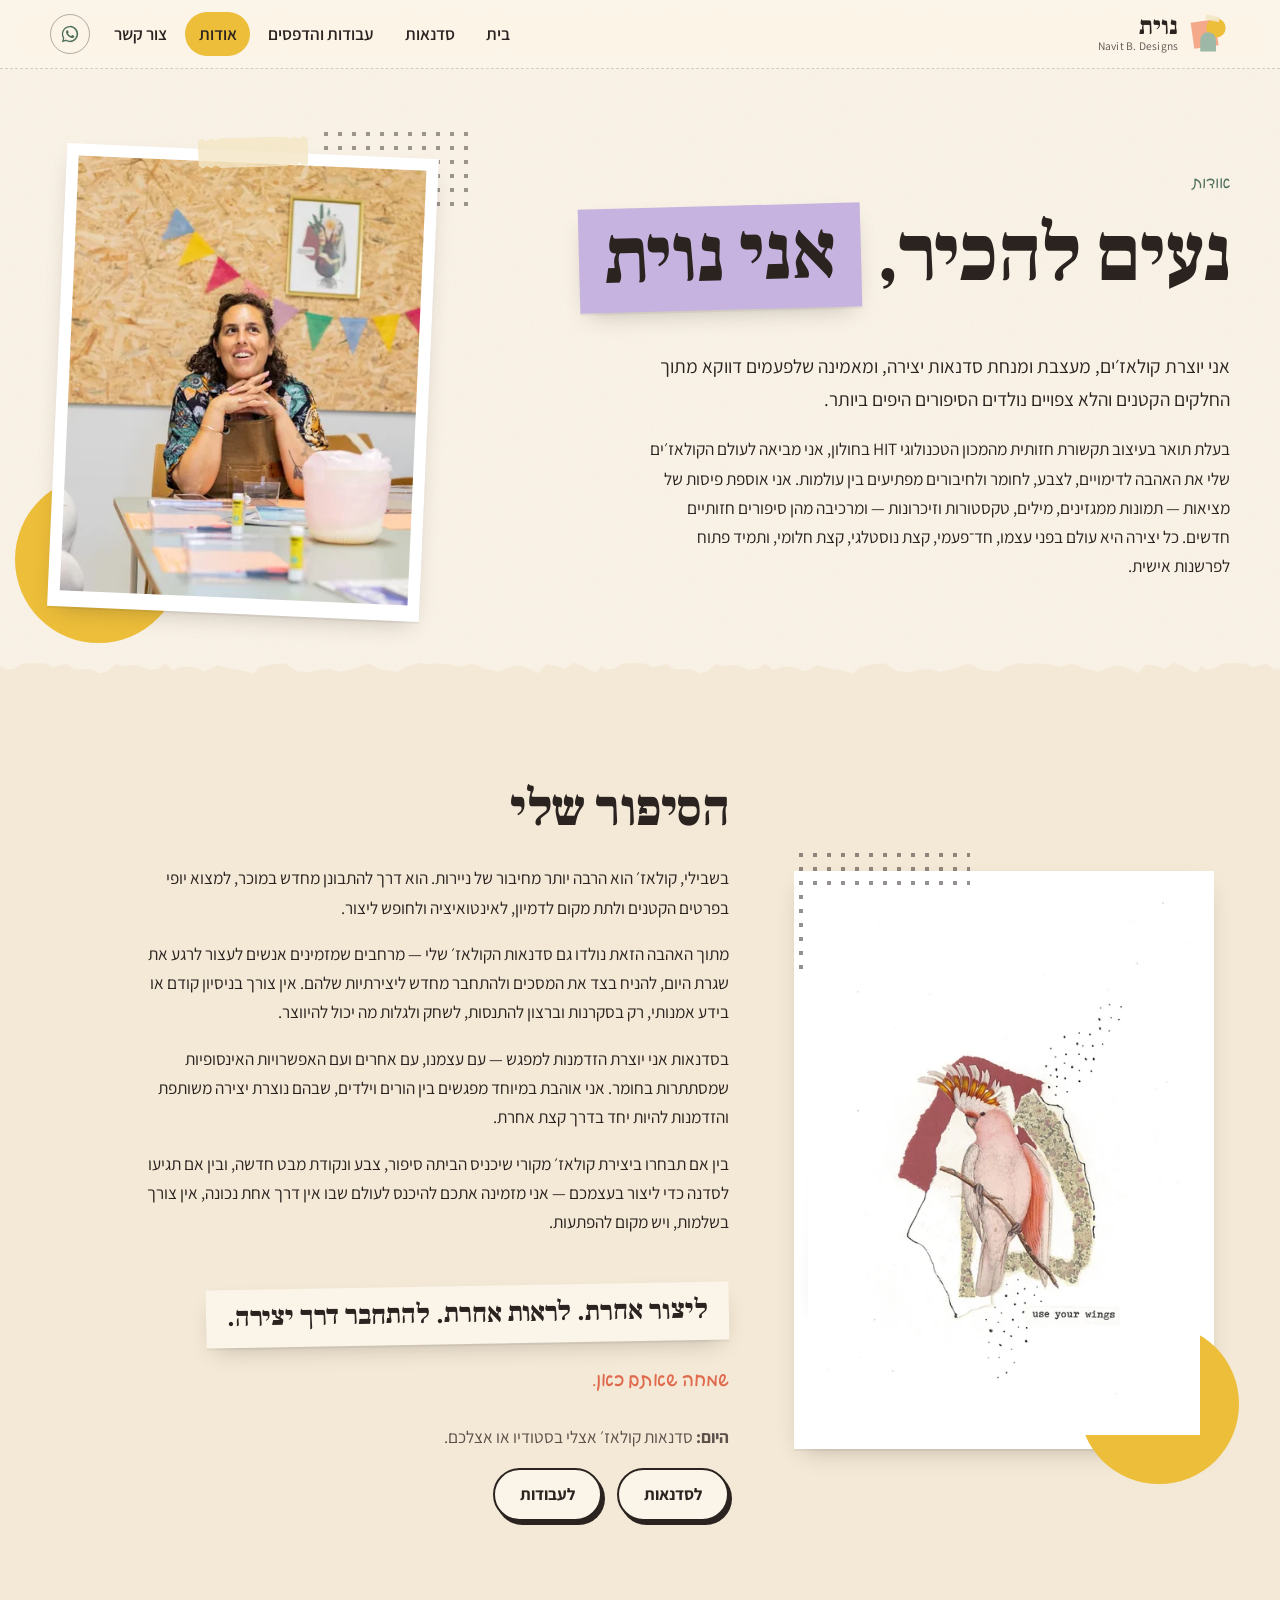
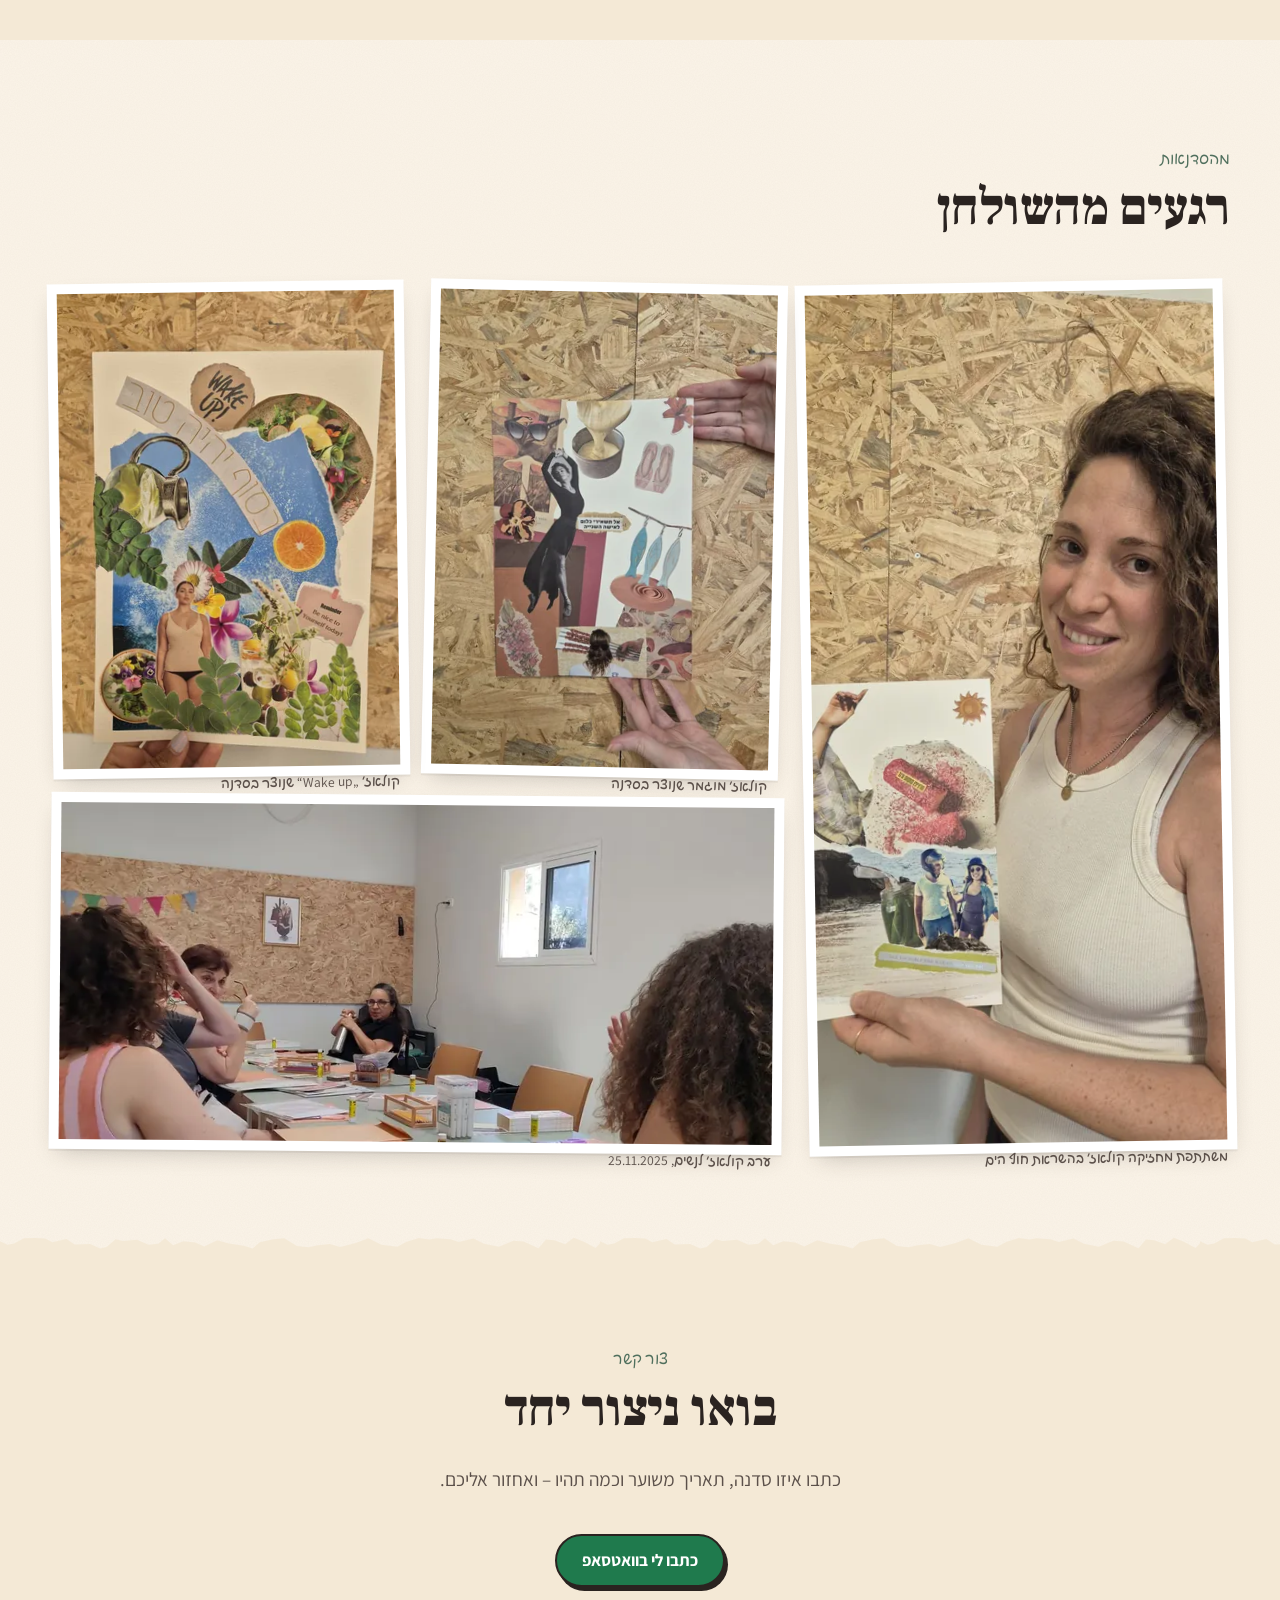
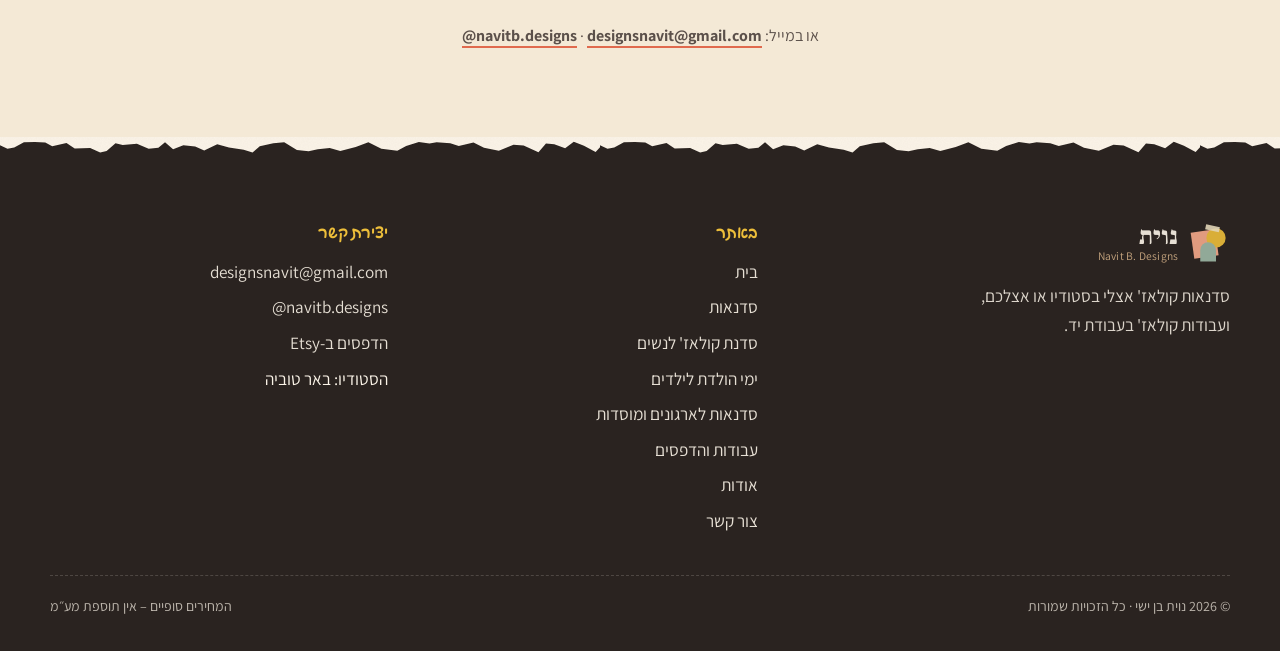
<file: about.html>
<!doctype html>
<html lang="he" dir="rtl">
<head>
  <meta charset="utf-8">
  <meta name="viewport" content="width=device-width, initial-scale=1">
  <title>אודות – נוית בן ישי, יוצרת קולאז'ים ומנחת סדנאות קולאז'</title>
  <meta name="description" content="נעים להכיר: נוית בן ישי, יוצרת קולאז׳ים, מעצבת ומנחת סדנאות יצירה עם סטודיו בבאר טוביה, בעלת תואר בעיצוב תקשורת חזותית מ-HIT חולון. ליצור אחרת. לראות אחרת. להתחבר דרך יצירה.">
  <link rel="canonical" href="https://navitdesigns.co.il/about.html">
  <meta name="theme-color" content="#FBF4E8">
  <meta property="og:type" content="website">
  <meta property="og:locale" content="he_IL">
  <meta property="og:site_name" content="נוית – Navit B. Designs">
  <meta property="og:title" content="אודות – נוית בן ישי, יוצרת קולאז&#x27;ים ומנחת סדנאות קולאז&#x27;">
  <meta property="og:description" content="נעים להכיר: נוית בן ישי, יוצרת קולאז׳ים, מעצבת ומנחת סדנאות יצירה עם סטודיו בבאר טוביה, בעלת תואר בעיצוב תקשורת חזותית מ-HIT חולון. ליצור אחרת. לראות אחרת. להתחבר דרך יצירה.">
  <meta property="og:url" content="https://navitdesigns.co.il/about.html">
  <meta property="og:image" content="https://navitdesigns.co.il/images/og-about.jpg">
  <meta property="og:image:width" content="1200">
  <meta property="og:image:height" content="630">
  <meta property="og:image:alt" content="נוית בן ישי מחזיקה את הקולאז׳ Allow yourself to grow">
  <meta name="twitter:card" content="summary_large_image">
  <meta name="twitter:title" content="אודות – נוית בן ישי, יוצרת קולאז&#x27;ים ומנחת סדנאות קולאז&#x27;">
  <meta name="twitter:description" content="נעים להכיר: נוית בן ישי, יוצרת קולאז׳ים, מעצבת ומנחת סדנאות יצירה עם סטודיו בבאר טוביה, בעלת תואר בעיצוב תקשורת חזותית מ-HIT חולון. ליצור אחרת. לראות אחרת. להתחבר דרך יצירה.">
  <meta name="twitter:image" content="https://navitdesigns.co.il/images/og-about.jpg">
  <link rel="icon" href="images/ui/favicon.svg" type="image/svg+xml">
  <link rel="icon" href="images/ui/favicon-32.png" type="image/png" sizes="32x32">
  <link rel="apple-touch-icon" href="images/ui/apple-touch-icon.png">
  <script>document.documentElement.className+=" js"</script>
  <link rel="preload" href="fonts/frank-ruhl-libre-hebrew-c75011.woff2" as="font" type="font/woff2" crossorigin>
  <link rel="preload" href="fonts/assistant-hebrew-27533b.woff2" as="font" type="font/woff2" crossorigin>
  <link rel="stylesheet" href="styles.css">
  <script type="application/ld+json">{"@context":"https://schema.org","@graph":[{"@type":"LocalBusiness","@id":"https://navitdesigns.co.il/#business","name":"נוית – סדנאות קולאז' ויצירות בעבודת יד","alternateName":"Navit B. Designs","description":"סדנאות קולאז' לימי הולדת, לערבי נשים, להורה וילד, לקבוצות ולארגונים – אצלי בסטודיו בבאר טוביה או אצלכם, במרכז, בשפלה ובדרום. והדפסים של קולאז'ים בעבודת יד.","url":"https://navitdesigns.co.il/","image":["https://navitdesigns.co.il/images/og-workshops.jpg","https://navitdesigns.co.il/images/og-image-2026-10.jpg"],"logo":"https://navitdesigns.co.il/images/ui/apple-touch-icon.png","telephone":"+972525326333","email":"designsnavit@gmail.com","priceRange":"50 עד 1,800 ₪","currenciesAccepted":"ILS","address":{"@type":"PostalAddress","addressLocality":"באר טוביה","addressCountry":"IL"},"areaServed":[{"@type":"AdministrativeArea","name":"מחוז המרכז"},{"@type":"AdministrativeArea","name":"השפלה"},{"@type":"AdministrativeArea","name":"מחוז הדרום"}],"sameAs":["https://www.instagram.com/navitb.designs/","https://www.etsy.com/il-en/shop/NaviNavit"],"founder":{"@id":"https://navitdesigns.co.il/#navit"},"knowsLanguage":"he","hasOfferCatalog":{"@type":"OfferCatalog","name":"סדנאות קולאז'","itemListElement":[{"@type":"Offer","itemOffered":{"@id":"https://navitdesigns.co.il/birthday.html#service"}},{"@type":"Offer","itemOffered":{"@id":"https://navitdesigns.co.il/women.html#service"}},{"@type":"Offer","itemOffered":{"@id":"https://navitdesigns.co.il/workshops.html#open-service"}},{"@type":"Offer","itemOffered":{"@id":"https://navitdesigns.co.il/workshops.html#orgs-service"}}]}},{"@type":"Person","@id":"https://navitdesigns.co.il/#navit","name":"נוית בן ישי","alternateName":"Navit ben Yishay","jobTitle":"אמנית קולאז' ומנחת סדנאות","worksFor":{"@id":"https://navitdesigns.co.il/#business"},"url":"https://navitdesigns.co.il/about.html","image":"https://navitdesigns.co.il/images/about/navit-portrait.jpg","alumniOf":{"@type":"CollegeOrUniversity","name":"HIT – המכון הטכנולוגי חולון"},"sameAs":["https://www.instagram.com/navitb.designs/","https://www.etsy.com/il-en/shop/NaviNavit"],"knowsAbout":["קולאז׳ אנלוגי","קולאז׳ בעבודת יד","סדנאות יצירה"],"address":{"@type":"PostalAddress","addressLocality":"באר טוביה","addressCountry":"IL"}},{"@type":"AboutPage","@id":"https://navitdesigns.co.il/about.html#page","url":"https://navitdesigns.co.il/about.html","name":"אודות נוית","about":{"@id":"https://navitdesigns.co.il/#navit"},"primaryImageOfPage":"https://navitdesigns.co.il/images/about/navit-portrait.jpg","inLanguage":"he"},{"@type":"BreadcrumbList","itemListElement":[{"@type":"ListItem","position":1,"name":"בית","item":"https://navitdesigns.co.il/"},{"@type":"ListItem","position":2,"name":"אודות","item":"https://navitdesigns.co.il/about.html"}]}]}</script>
</head><body>
<a class="skip" href="#main">דילוג לתוכן</a>
<header class="site-header"><div class="wrap">
  <a class="logo" href="index.html"><svg class="logo-mark" viewBox="0 0 48 48" aria-hidden="true" focusable="false"><rect x="5" y="9" width="28" height="30" fill="#F4A98A" transform="rotate(-8 19 24)"/><circle cx="32" cy="17" r="11" fill="#EDBE3A"/><path d="M14 44V31a9 9 0 0 1 18 0v13z" fill="#9DB8A6"/><rect x="20" y="3" width="16" height="6" fill="rgba(244,231,198,.9)" transform="rotate(12 28 6)"/></svg><span class="logo-text">נוית<small>Navit B. Designs</small></span></a>
  <button class="menu-btn" type="button" aria-label="פתיחת תפריט" aria-expanded="false" aria-controls="nav"><span></span><span></span><span></span></button>
  <nav class="nav" id="nav" aria-label="ניווט ראשי">
    <a href="index.html">בית</a>
    <a href="workshops.html">סדנאות</a>
    <a href="shop.html">עבודות והדפסים</a>
    <a href="about.html" aria-current="page">אודות</a>
    <a href="contact.html">צור קשר</a>
    <a class="nav-wa" href="https://wa.me/972525326333?text=%D7%94%D7%99%D7%99%20%D7%A0%D7%95%D7%99%D7%AA%2C%20%D7%90%D7%A9%D7%9E%D7%97%20%D7%9C%D7%A4%D7%A8%D7%98%D7%99%D7%9D%20%D7%A2%D7%9C%20%D7%A1%D7%93%D7%A0%D7%94%3A%20__" target="_blank" rel="noopener" aria-label="וואטסאפ"><svg viewBox="0 0 32 32" aria-hidden="true" focusable="false"><path fill="currentColor" d="M16 3a13 13 0 0 0-11.2 19.6L3 29l6.6-1.7A13 13 0 1 0 16 3zm0 23.7c-2 0-4-.6-5.7-1.6l-.4-.2-3.9 1 1-3.8-.3-.4A10.7 10.7 0 1 1 16 26.7zm5.9-8c-.3-.2-1.9-.9-2.2-1s-.5-.2-.7.2-.8 1-1 1.2-.4.2-.7 0a8.8 8.8 0 0 1-4.4-3.8c-.3-.6.3-.5 1-1.7.1-.2 0-.4 0-.6l-1-2.4c-.3-.6-.5-.5-.7-.5h-.6a1.2 1.2 0 0 0-.9.4 3.7 3.7 0 0 0-1.1 2.7 6.4 6.4 0 0 0 1.3 3.4 14.7 14.7 0 0 0 5.6 5c2.1.9 2.9 1 4 .8.6-.1 1.9-.8 2.2-1.6s.3-1.4.2-1.6-.3-.2-.6-.4z"/></svg><span class="nav-wa-label">וואטסאפ</span></a>
  </nav>
</div></header>
<main id="main">
<section class="page-head about-intro">
  <div class="wrap about-intro-grid">
    <div class="about-intro-text">
      <span class="kicker">אודות</span>
      <h1>נעים להכיר, <span class="cutout" style="--r:-1.5deg;background:var(--lilac)">אני נוית</span></h1>
      <p class="lead">אני יוצרת קולאז׳ים, מעצבת ומנחת סדנאות יצירה, ומאמינה שלפעמים דווקא מתוך החלקים הקטנים והלא צפויים נולדים הסיפורים היפים ביותר.</p>
      <p>בעלת תואר בעיצוב תקשורת חזותית מהמכון הטכנולוגי HIT בחולון, אני מביאה לעולם הקולאז׳ים שלי את האהבה לדימויים, לצבע, לחומר ולחיבורים מפתיעים בין עולמות. אני אוספת פיסות של מציאות — תמונות ממגזינים, מילים, טקסטורות וזיכרונות — ומרכיבה מהן סיפורים חזותיים חדשים. כל יצירה היא עולם בפני עצמו, חד־פעמי, קצת נוסטלגי, קצת חלומי, ותמיד פתוח לפרשנות אישית.</p>
    </div>
    <div class="about-photo-wrap"><i class="ap-dots" aria-hidden="true"></i><i class="ap-shape" aria-hidden="true"></i>
      <figure class="about-photo tape"><picture><source type="image/webp" srcset="images/about/navit-portrait-workshop-480.webp 384w, images/about/navit-portrait-workshop-800.webp 640w, images/about/navit-portrait-workshop.webp 853w" sizes="(max-width:880px) 260px, 380px"><img src="images/about/navit-portrait-workshop.webp" width="853" height="1066" alt="נוית בן ישי, אמנית קולאז׳ ומנחת סדנאות, מחייכת ליד שולחן הסדנה" style="object-position:50% 30%" decoding="async" fetchpriority="high"></picture></figure></div>
  </div>
</section>

<section class="band torn-top" aria-labelledby="story-h">
  <div class="wrap about-grid about-story">
    <div class="portrait has-art reveal"><i class="p-dots"></i><i class="p-cut"></i><picture><source type="image/webp" srcset="images/works/use-your-wings-480.webp 480w, images/works/use-your-wings-800.webp 800w, images/works/use-your-wings.webp 999w" sizes="(max-width:880px) 80vw, 400px"><img src="images/works/use-your-wings.jpg" width="999" height="1400" alt="קולאז׳ בעבודת יד של נוית – „להשתמש בכנפיים“" loading="lazy" decoding="async"></picture></div>
    <div class="reveal about-text"><h2 id="story-h">הסיפור שלי</h2>
      <p>בשבילי, קולאז׳ הוא הרבה יותר מחיבור של ניירות. הוא דרך להתבונן מחדש במוכר, למצוא יופי בפרטים הקטנים ולתת מקום לדמיון, לאינטואיציה ולחופש ליצור.</p>
      <p>מתוך האהבה הזאת נולדו גם סדנאות הקולאז׳ שלי — מרחבים שמזמינים אנשים לעצור לרגע את שגרת היום, להניח בצד את המסכים ולהתחבר מחדש ליצירתיות שלהם. אין צורך בניסיון קודם או בידע אמנותי, רק בסקרנות וברצון להתנסות, לשחק ולגלות מה יכול להיווצר.</p>
      <p>בסדנאות אני יוצרת הזדמנות למפגש — עם עצמנו, עם אחרים ועם האפשרויות האינסופיות שמסתתרות בחומר. אני אוהבת במיוחד מפגשים בין הורים וילדים, שבהם נוצרת יצירה משותפת והזדמנות להיות יחד בדרך קצת אחרת.</p>
      <p>בין אם תבחרו ביצירת קולאז׳ מקורי שיכניס הביתה סיפור, צבע ונקודת מבט חדשה, ובין אם תגיעו לסדנה כדי ליצור בעצמכם — אני מזמינה אתכם להיכנס לעולם שבו אין דרך אחת נכונה, אין צורך בשלמות, ויש מקום להפתעות.</p>
      <p class="about-pull">ליצור אחרת. לראות אחרת. להתחבר דרך יצירה.</p>
      <p class="about-signoff">שמחה שאתם כאן.</p>
      <p class="about-where"><b>היום:</b> סדנאות קולאז׳ אצלי בסטודיו או אצלכם.</p>
      <p class="hero-ctas"><a class="btn btn-light" href="workshops.html">לסדנאות</a><a class="btn btn-light" href="shop.html">לעבודות</a></p></div>
  </div>
</section>

<section aria-labelledby="gal-h">
  <div class="wrap">
    <div class="section-head"><span class="kicker">מהסדנאות</span><h2 id="gal-h">רגעים מהשולחן</h2></div>
    <div class="gallery wide"><figure class="reveal"><picture><source type="image/webp" srcset="images/photos/workshop-04-480.webp 360w, images/photos/workshop-04-800.webp 600w, images/photos/workshop-04.webp 1200w" sizes="(max-width:600px) 92vw, 440px"><img src="images/photos/workshop-04.webp" width="1200" height="1600" alt="משתתפת מחזיקה קולאז׳ בהשראת חוף הים" style="object-position:50% 30%" loading="lazy" decoding="async"></picture><figcaption>משתתפת מחזיקה קולאז׳ בהשראת חוף הים</figcaption></figure><figure class="reveal"><picture><source type="image/webp" srcset="images/photos/workshop-07-480.webp 360w, images/photos/workshop-07-800.webp 600w, images/photos/workshop-07.webp 1200w" sizes="(max-width:600px) 46vw, 330px"><img src="images/photos/workshop-07.webp" width="1200" height="1600" alt="קולאז׳ מוגמר שנוצר בסדנה" style="object-position:50% 50%" loading="lazy" decoding="async"></picture><figcaption>קולאז׳ מוגמר שנוצר בסדנה</figcaption></figure><figure class="reveal"><picture><source type="image/webp" srcset="images/photos/workshop-22-480.webp 360w, images/photos/workshop-22-800.webp 600w, images/photos/workshop-22.webp 1200w" sizes="(max-width:600px) 46vw, 330px"><img src="images/photos/workshop-22.webp" width="1200" height="1600" alt="קולאז׳ „Wake up“ שנוצר בסדנה" style="object-position:50% 50%" loading="lazy" decoding="async"></picture><figcaption>קולאז׳ „Wake up“ שנוצר בסדנה</figcaption></figure><figure class="reveal"><picture><source type="image/webp" srcset="images/workshops/women-workshop-room-480.webp 480w, images/workshops/women-workshop-room-800.webp 800w, images/workshops/women-workshop-room.webp 1000w" sizes="(max-width:600px) 92vw, 680px"><img src="images/workshops/women-workshop-room.jpg" width="1000" height="1250" alt="ערב קולאז׳ לנשים, 25.11.2025" loading="lazy" decoding="async"></picture><figcaption>ערב קולאז׳ לנשים, 25.11.2025</figcaption></figure></div>
  </div>
</section>
</main>
<section id="contact" class="contact-sec band torn-top" aria-labelledby="contact-h">
  <div class="wrap">
    <div class="section-head center"><span class="kicker">צור קשר</span><h2 id="contact-h">בואו ניצור יחד</h2>
      <p class="lead">כתבו איזו סדנה, תאריך משוער וכמה תהיו – ואחזור אליכם.</p></div>
    <p class="center-cta"><a class="btn btn-wa" href="https://wa.me/972525326333?text=%D7%94%D7%99%D7%99%20%D7%A0%D7%95%D7%99%D7%AA%2C%20%D7%90%D7%A9%D7%9E%D7%97%20%D7%9C%D7%A4%D7%A8%D7%98%D7%99%D7%9D%20%D7%A2%D7%9C%20%D7%A1%D7%93%D7%A0%D7%94%3A%20__" target="_blank" rel="noopener">כתבו לי בוואטסאפ</a></p>
    <p class="contact-note">או במייל: <a class="link" href="mailto:designsnavit@gmail.com" dir="ltr">designsnavit@gmail.com</a> · <a class="link" href="https://www.instagram.com/navitb.designs/" target="_blank" rel="noopener" dir="ltr">@navitb.designs</a></p>
  </div>
</section>
<footer class="site-footer"><div class="wrap"><div class="foot-grid">
  <div><a class="logo" href="index.html"><svg class="logo-mark" viewBox="0 0 48 48" aria-hidden="true" focusable="false"><rect x="5" y="9" width="28" height="30" fill="#F4A98A" transform="rotate(-8 19 24)"/><circle cx="32" cy="17" r="11" fill="#EDBE3A"/><path d="M14 44V31a9 9 0 0 1 18 0v13z" fill="#9DB8A6"/><rect x="20" y="3" width="16" height="6" fill="rgba(244,231,198,.9)" transform="rotate(12 28 6)"/></svg><span class="logo-text">נוית<small>Navit B. Designs</small></span></a>
    <p class="foot-about">סדנאות קולאז' אצלי בסטודיו או אצלכם, ועבודות קולאז' בעבודת יד.</p></div>
  <div><p class="foot-h">באתר</p><ul>
    <li><a href="index.html">בית</a></li>
    <li><a href="workshops.html">סדנאות</a></li>
    <li><a href="women.html">סדנת קולאז' לנשים</a></li>
    <li><a href="birthday.html">ימי הולדת לילדים</a></li>
    <li><a href="organizations.html">סדנאות לארגונים ומוסדות</a></li>
    <li><a href="shop.html">עבודות והדפסים</a></li>
    <li><a href="about.html">אודות</a></li>
    <li><a href="contact.html">צור קשר</a></li></ul></div>
  <div><p class="foot-h">יצירת קשר</p><ul>
    <li><a href="mailto:designsnavit@gmail.com" dir="ltr">designsnavit@gmail.com</a></li>
    <li><a href="https://www.instagram.com/navitb.designs/" target="_blank" rel="noopener" dir="ltr">@navitb.designs</a></li>
    <li><a href="https://www.etsy.com/il-en/shop/NaviNavit" target="_blank" rel="noopener">הדפסים ב-Etsy</a></li>
    <li>הסטודיו: באר טוביה</li></ul></div>
</div><div class="fineprint"><span>© 2026 נוית בן ישי · כל הזכויות שמורות</span><span>המחירים סופיים – אין תוספת מע״מ</span></div></div></footer>
<script src="main.js" defer></script>
<a class="wa-float" href="https://wa.me/972525326333?text=%D7%94%D7%99%D7%99%20%D7%A0%D7%95%D7%99%D7%AA%2C%20%D7%90%D7%A9%D7%9E%D7%97%20%D7%9C%D7%A4%D7%A8%D7%98%D7%99%D7%9D%20%D7%A2%D7%9C%20%D7%A1%D7%93%D7%A0%D7%94%3A%20__" target="_blank" rel="noopener" aria-label="כתבו לי בוואטסאפ"><svg viewBox="0 0 32 32" aria-hidden="true" focusable="false"><path fill="currentColor" d="M16 3a13 13 0 0 0-11.2 19.6L3 29l6.6-1.7A13 13 0 1 0 16 3zm0 23.7c-2 0-4-.6-5.7-1.6l-.4-.2-3.9 1 1-3.8-.3-.4A10.7 10.7 0 1 1 16 26.7zm5.9-8c-.3-.2-1.9-.9-2.2-1s-.5-.2-.7.2-.8 1-1 1.2-.4.2-.7 0a8.8 8.8 0 0 1-4.4-3.8c-.3-.6.3-.5 1-1.7.1-.2 0-.4 0-.6l-1-2.4c-.3-.6-.5-.5-.7-.5h-.6a1.2 1.2 0 0 0-.9.4 3.7 3.7 0 0 0-1.1 2.7 6.4 6.4 0 0 0 1.3 3.4 14.7 14.7 0 0 0 5.6 5c2.1.9 2.9 1 4 .8.6-.1 1.9-.8 2.2-1.6s.3-1.4.2-1.6-.3-.2-.6-.4z"/></svg><span>וואטסאפ</span></a>
</body>
</html>
</file>
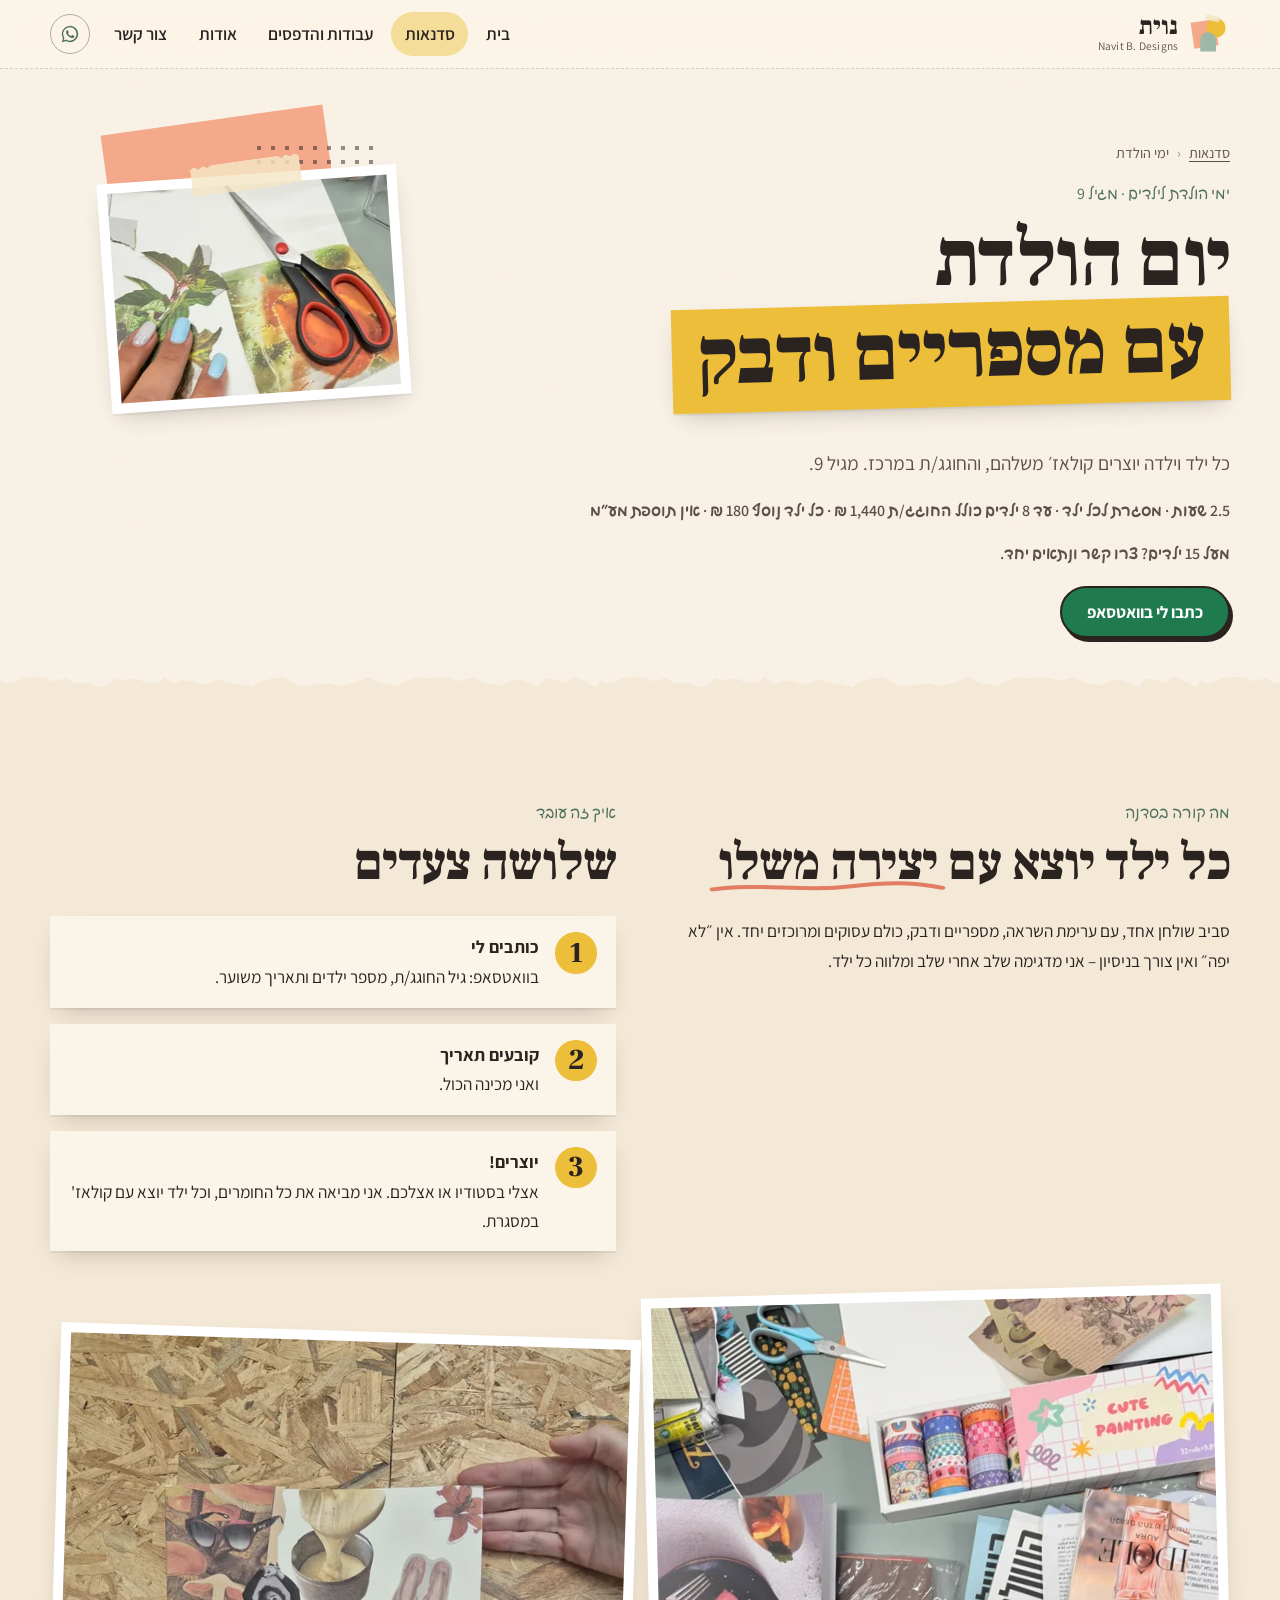
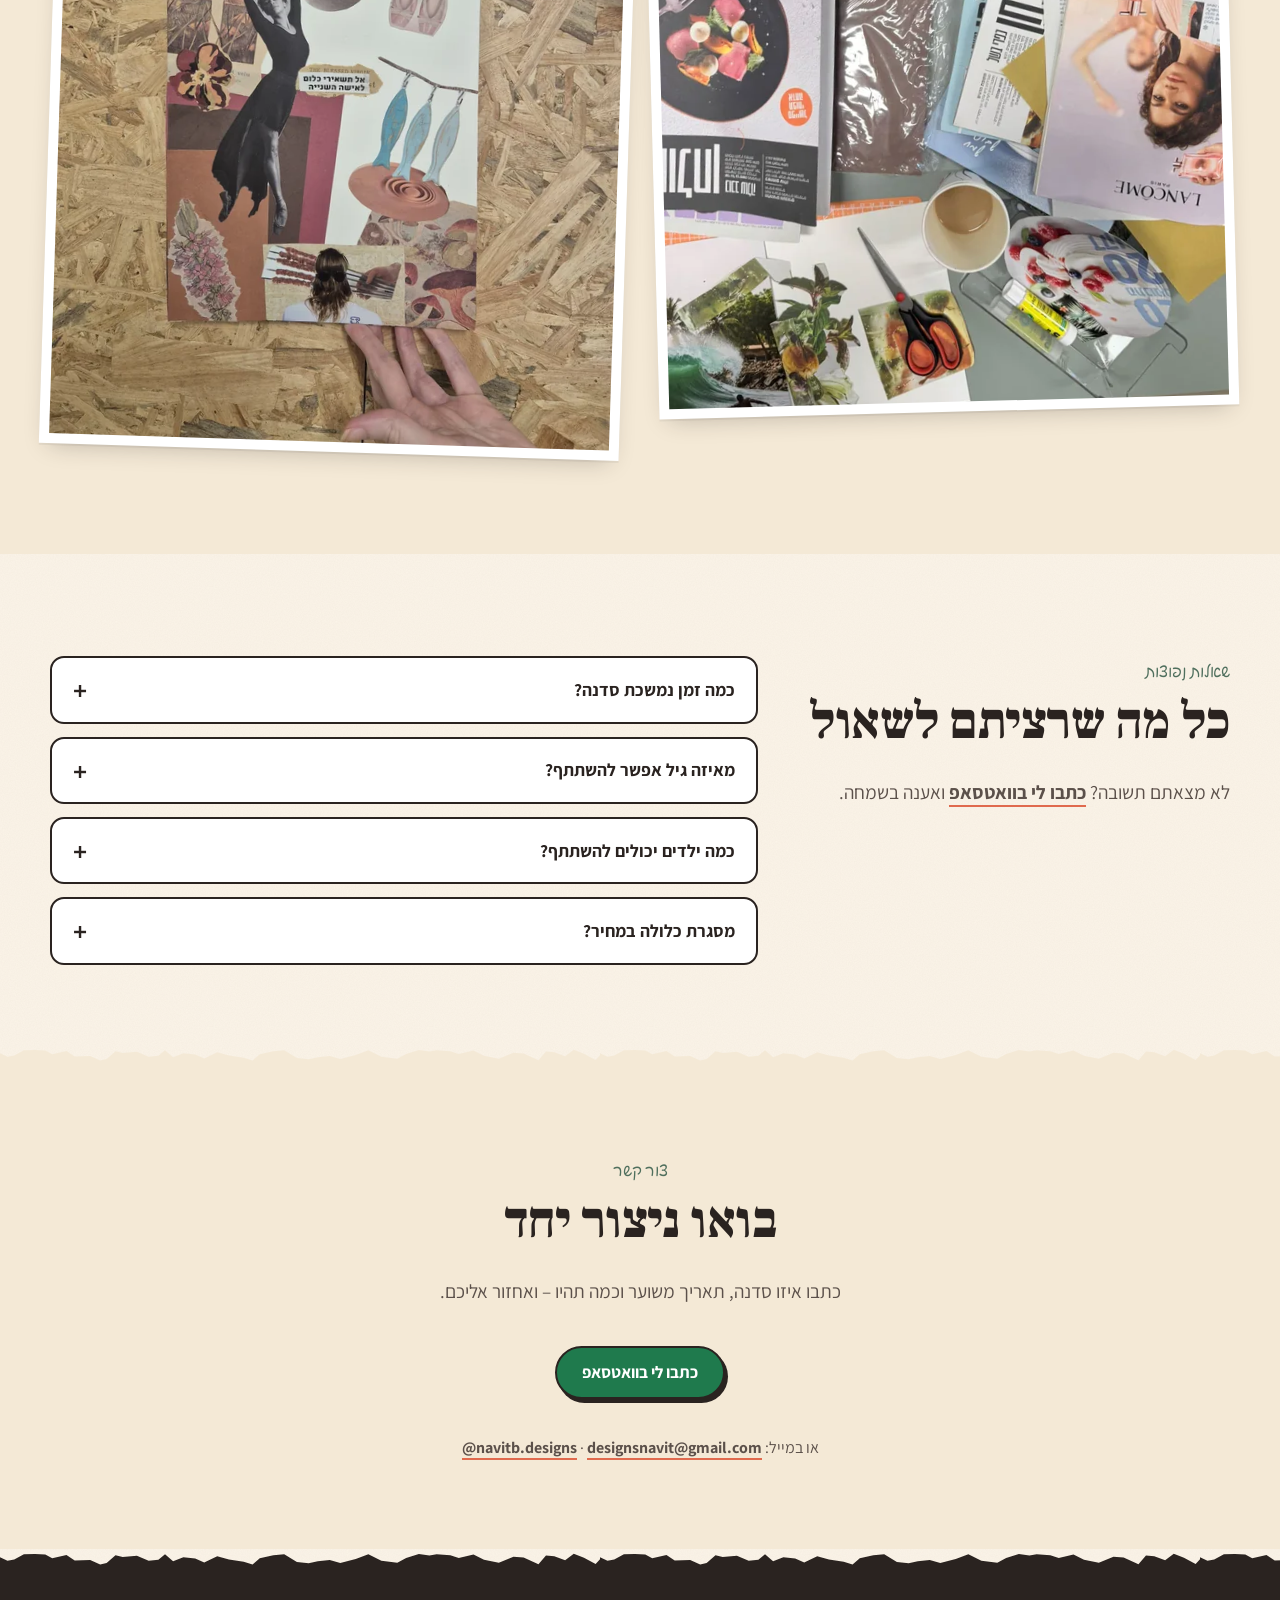
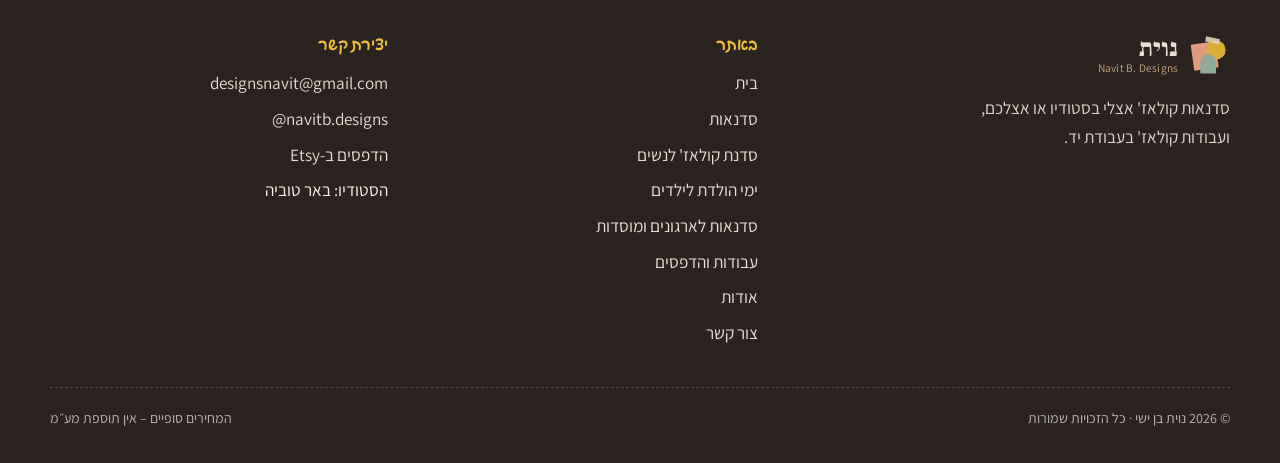
<file: birthday.html>
<!doctype html>
<html lang="he" dir="rtl">
<head>
  <meta charset="utf-8">
  <meta name="viewport" content="width=device-width, initial-scale=1">
  <title>סדנת קולאז' ליום הולדת, מגיל 9 – אצלי בסטודיו או אצלכם | נוית</title>
  <meta name="description" content="סדנת קולאז&#x27; ליום הולדת לילדים מגיל 9: שעתיים וחצי, עד 8 ילדים כולל החוגג/ת – 1,440 ₪, ומסגרת לכל ילד. אצלי בסטודיו או אצלכם. אין תוספת מע״מ.">
  <link rel="canonical" href="https://navitdesigns.co.il/birthday.html">
  <meta name="theme-color" content="#FBF4E8">
  <meta property="og:type" content="website">
  <meta property="og:locale" content="he_IL">
  <meta property="og:site_name" content="נוית – Navit B. Designs">
  <meta property="og:title" content="סדנת קולאז&#x27; ליום הולדת, מגיל 9 – אצלי בסטודיו או אצלכם | נוית">
  <meta property="og:description" content="סדנת קולאז&#x27; ליום הולדת לילדים מגיל 9: שעתיים וחצי, עד 8 ילדים כולל החוגג/ת – 1,440 ₪, ומסגרת לכל ילד. אצלי בסטודיו או אצלכם. אין תוספת מע״מ.">
  <meta property="og:url" content="https://navitdesigns.co.il/birthday.html">
  <meta property="og:image" content="https://navitdesigns.co.il/images/og-birthday.jpg">
  <meta property="og:image:width" content="1200">
  <meta property="og:image:height" content="630">
  <meta property="og:image:alt" content="שולחן ערוך לסדנת קולאז׳ ליום הולדת">
  <meta name="twitter:card" content="summary_large_image">
  <meta name="twitter:title" content="סדנת קולאז&#x27; ליום הולדת, מגיל 9 – אצלי בסטודיו או אצלכם | נוית">
  <meta name="twitter:description" content="סדנת קולאז&#x27; ליום הולדת לילדים מגיל 9: שעתיים וחצי, עד 8 ילדים כולל החוגג/ת – 1,440 ₪, ומסגרת לכל ילד. אצלי בסטודיו או אצלכם. אין תוספת מע״מ.">
  <meta name="twitter:image" content="https://navitdesigns.co.il/images/og-birthday.jpg">
  <link rel="icon" href="images/ui/favicon.svg" type="image/svg+xml">
  <link rel="icon" href="images/ui/favicon-32.png" type="image/png" sizes="32x32">
  <link rel="apple-touch-icon" href="images/ui/apple-touch-icon.png">
  <script>document.documentElement.className+=" js"</script>
  <link rel="preload" href="fonts/frank-ruhl-libre-hebrew-c75011.woff2" as="font" type="font/woff2" crossorigin>
  <link rel="preload" href="fonts/assistant-hebrew-27533b.woff2" as="font" type="font/woff2" crossorigin>
  <link rel="preload" as="image" type="image/webp" imagesrcset="images/workshops/table-ready-480.webp 480w, images/workshops/table-ready-800.webp 800w, images/workshops/table-ready.webp 1080w" imagesizes="(max-width:880px) 78vw, 300px" fetchpriority="high">
  <link rel="stylesheet" href="styles.css">
<style>/* SEO preview v2 additions */
.hero-areas{font-weight:600;margin-top:.4rem}
.steps-h{font-size:1.4rem;margin:.2rem 0 1rem}
.aud-links{display:grid;grid-template-columns:repeat(4,1fr);gap:1rem;margin-top:2rem}
.aud-link{display:flex;flex-direction:column;gap:.35rem;background:#fff;border:2px solid var(--ink);border-radius:var(--radius);padding:1rem 1.1rem;text-decoration:none;color:var(--ink)}
.aud-link b{font-size:1.05rem}.aud-link span{font-size:.92rem;color:var(--ink-soft)}
.aud-link:hover{background:var(--paper)}
.g-reviews{display:flex;gap:.6rem;align-items:center;margin-top:1.2rem;background:#fff;border:2px solid var(--ink);border-radius:var(--radius);padding:.8rem 1rem}
.g-mark{flex:none;width:2rem;height:2rem;border-radius:50%;display:grid;place-items:center;font:700 1.1rem/1 Arial,sans-serif;color:#fff;background:#4285F4}
.areas-text{max-width:46rem;margin:0 auto;text-align:center}
.org-cards{display:grid;grid-template-columns:repeat(3,1fr);gap:1.4rem;margin-top:1.5rem}
.org-card{background:#fff;border:2px solid var(--ink);border-radius:var(--radius);padding:1.4rem 1.3rem}
.org-card h3{margin:.3rem 0 .5rem}.org-card .ic{font-size:1.6rem}
.org-card ul{margin:.6rem 0 0;padding-inline-start:1.1rem}.org-card li{margin:.25rem 0}
.price-box{background:#fff;border:2px solid var(--ink);border-radius:var(--radius);padding:1.3rem 1.4rem}
.price-box b.big{font-size:2rem;display:block}
@media (max-width:880px){.aud-links{grid-template-columns:1fr 1fr}.org-cards{grid-template-columns:1fr}}
@media (max-width:560px){.aud-links{grid-template-columns:1fr}}
</style>

  <script type="application/ld+json">{"@context":"https://schema.org","@graph":[{"@type":"LocalBusiness","@id":"https://navitdesigns.co.il/#business","name":"נוית – סדנאות קולאז' ויצירות בעבודת יד","alternateName":"Navit B. Designs","description":"סדנאות קולאז' לימי הולדת, לערבי נשים, להורה וילד, לקבוצות ולארגונים – אצלי בסטודיו אצלי בסטודיו או אצלכם, במרכז, בשפלה ובדרום. והדפסים של קולאז'ים בעבודת יד.","url":"https://navitdesigns.co.il/","image":["https://navitdesigns.co.il/images/og-workshops.jpg","https://navitdesigns.co.il/images/og-image-2026-10.jpg"],"logo":"https://navitdesigns.co.il/images/ui/apple-touch-icon.png","telephone":"+972525326333","email":"designsnavit@gmail.com","priceRange":"50 עד 1,800 ₪","currenciesAccepted":"ILS","address":{"@type":"PostalAddress","addressLocality":"באר טוביה","addressCountry":"IL"},"areaServed":[{"@type":"AdministrativeArea","name":"מחוז המרכז"},{"@type":"AdministrativeArea","name":"השפלה"},{"@type":"AdministrativeArea","name":"מחוז הדרום"}],"sameAs":["https://www.instagram.com/navitb.designs/","https://www.etsy.com/il-en/shop/NaviNavit"],"founder":{"@id":"https://navitdesigns.co.il/#navit"},"knowsLanguage":"he","hasOfferCatalog":{"@type":"OfferCatalog","name":"סדנאות קולאז'","itemListElement":[{"@type":"Offer","itemOffered":{"@id":"https://navitdesigns.co.il/birthday.html#service"}},{"@type":"Offer","itemOffered":{"@id":"https://navitdesigns.co.il/women.html#service"}},{"@type":"Offer","itemOffered":{"@id":"https://navitdesigns.co.il/workshops.html#open-service"}},{"@type":"Offer","itemOffered":{"@id":"https://navitdesigns.co.il/workshops.html#orgs-service"}}]}},{"@type":"Service","@id":"https://navitdesigns.co.il/birthday.html#service","name":"סדנת קולאז' ליום הולדת","serviceType":"סדנת יצירה ליום הולדת לילדים","description":"סדנת קולאז' ליום הולדת, שעתיים וחצי, מגיל 9. עד 8 ילדים 1,440 ₪, כל ילד נוסף 180 ₪.","provider":{"@id":"https://navitdesigns.co.il/#business"},"areaServed":[{"@type":"AdministrativeArea","name":"מחוז המרכז"},{"@type":"AdministrativeArea","name":"השפלה"},{"@type":"AdministrativeArea","name":"מחוז הדרום"}],"audience":{"@type":"PeopleAudience","suggestedMinAge":9},"offers":[{"@type":"Offer","priceCurrency":"ILS","price":"1440","description":"עד 8 ילדים, כולל החוגג/ת","availability":"https://schema.org/InStock"},{"@type":"Offer","priceCurrency":"ILS","price":"180","description":"כל ילד נוסף מעל 8","availability":"https://schema.org/InStock"}]},{"@type":"BreadcrumbList","itemListElement":[{"@type":"ListItem","position":1,"name":"בית","item":"https://navitdesigns.co.il/"},{"@type":"ListItem","position":2,"name":"סדנת יום הולדת","item":"https://navitdesigns.co.il/birthday.html"}]},{"@type":"FAQPage","mainEntity":[{"@type":"Question","name":"כמה זמן נמשכת סדנה?","acceptedAnswer":{"@type":"Answer","text":"שעתיים וחצי. ביום הולדת כדאי לתכנן עוד כחצי שעה לעוגה ולשירים."}},{"@type":"Question","name":"מאיזה גיל אפשר להשתתף?","acceptedAnswer":{"@type":"Answer","text":"מגיל 9 ומעלה, בלי גבול עליון. אני מתאימה את החומרים ואת רמת המורכבות לגיל המשתתפים."}},{"@type":"Question","name":"כמה ילדים יכולים להשתתף?","acceptedAnswer":{"@type":"Answer","text":"המחיר של 1,440 ₪ הוא לעד 8 ילדים כולל החוגג/ת – גם אם מגיעים פחות. כל ילד נוסף 180 ₪. מעל 15 ילדים? צרו קשר ונתאים יחד."}},{"@type":"Question","name":"מסגרת כלולה במחיר?","acceptedAnswer":{"@type":"Answer","text":"כן. כל ילד יוצא עם הקולאז' שלו במסגרת, בלי תוספת תשלום."}}]}]}</script>
</head><body>
<a class="skip" href="#main">דילוג לתוכן</a>
<header class="site-header"><div class="wrap">
  <a class="logo" href="index.html"><svg class="logo-mark" viewBox="0 0 48 48" aria-hidden="true" focusable="false"><rect x="5" y="9" width="28" height="30" fill="#F4A98A" transform="rotate(-8 19 24)"/><circle cx="32" cy="17" r="11" fill="#EDBE3A"/><path d="M14 44V31a9 9 0 0 1 18 0v13z" fill="#9DB8A6"/><rect x="20" y="3" width="16" height="6" fill="rgba(244,231,198,.9)" transform="rotate(12 28 6)"/></svg><span class="logo-text">נוית<small>Navit B. Designs</small></span></a>
  <button class="menu-btn" type="button" aria-label="פתיחת תפריט" aria-expanded="false" aria-controls="nav"><span></span><span></span><span></span></button>
  <nav class="nav" id="nav" aria-label="ניווט ראשי">
    <a href="index.html">בית</a>
    <a href="workshops.html" aria-current="true">סדנאות</a>
    <a href="shop.html">עבודות והדפסים</a>
    <a href="about.html">אודות</a>
    <a href="contact.html">צור קשר</a>
    <a class="nav-wa" href="https://wa.me/972525326333?text=%D7%94%D7%99%D7%99%20%D7%A0%D7%95%D7%99%D7%AA%2C%20%D7%90%D7%A9%D7%9E%D7%97%20%D7%9C%D7%A4%D7%A8%D7%98%D7%99%D7%9D%20%D7%A2%D7%9C%20%D7%A1%D7%93%D7%A0%D7%AA%20%D7%99%D7%95%D7%9D%20%D7%94%D7%95%D7%9C%D7%93%D7%AA.%20%D7%92%D7%99%D7%9C%20%D7%94%D7%97%D7%95%D7%92%D7%92/%D7%AA%3A%20__%2C%20%D7%AA%D7%90%D7%A8%D7%99%D7%9A%20%D7%9E%D7%A9%D7%95%D7%A2%D7%A8%3A%20__" target="_blank" rel="noopener" aria-label="וואטסאפ"><svg viewBox="0 0 32 32" aria-hidden="true" focusable="false"><path fill="currentColor" d="M16 3a13 13 0 0 0-11.2 19.6L3 29l6.6-1.7A13 13 0 1 0 16 3zm0 23.7c-2 0-4-.6-5.7-1.6l-.4-.2-3.9 1 1-3.8-.3-.4A10.7 10.7 0 1 1 16 26.7zm5.9-8c-.3-.2-1.9-.9-2.2-1s-.5-.2-.7.2-.8 1-1 1.2-.4.2-.7 0a8.8 8.8 0 0 1-4.4-3.8c-.3-.6.3-.5 1-1.7.1-.2 0-.4 0-.6l-1-2.4c-.3-.6-.5-.5-.7-.5h-.6a1.2 1.2 0 0 0-.9.4 3.7 3.7 0 0 0-1.1 2.7 6.4 6.4 0 0 0 1.3 3.4 14.7 14.7 0 0 0 5.6 5c2.1.9 2.9 1 4 .8.6-.1 1.9-.8 2.2-1.6s.3-1.4.2-1.6-.3-.2-.6-.4z"/></svg><span class="nav-wa-label">וואטסאפ</span></a>
  </nav>
</div></header>
<main id="main">
<section class="page-head">
  <div class="deco with-photo" aria-hidden="true"><i class="a"></i><i class="b"></i><i class="c"></i></div>
  <div class="wrap page-head-inner">
    <nav class="crumbs" aria-label="פירורי לחם"><ol><li><a href="workshops.html">סדנאות</a></li><li aria-current="page">ימי הולדת</li></ol></nav><span class="kicker">ימי הולדת לילדים · מגיל 9</span>
    <h1>יום הולדת <span class="cutout" style="--r:-1.5deg;background:var(--mustard)">עם מספריים ודבק</span></h1>
    <p class="lead">כל ילד וילדה יוצרים קולאז׳ משלהם, והחוגג/ת במרכז. מגיל 9.</p>
    <p class="hero-facts">2.5 שעות · מסגרת לכל ילד · עד 8 ילדים כולל החוגג/ת 1,440 ₪ · כל ילד נוסף 180 ₪ · אין תוספת מע״מ</p>
    <p class="hero-facts">מעל 15 ילדים? צרו קשר ונתאים יחד.</p>
    <div class="hero-ctas"><a class="btn btn-wa" href="https://wa.me/972525326333?text=%D7%94%D7%99%D7%99%20%D7%A0%D7%95%D7%99%D7%AA%2C%20%D7%90%D7%A9%D7%9E%D7%97%20%D7%9C%D7%A4%D7%A8%D7%98%D7%99%D7%9D%20%D7%A2%D7%9C%20%D7%A1%D7%93%D7%A0%D7%AA%20%D7%99%D7%95%D7%9D%20%D7%94%D7%95%D7%9C%D7%93%D7%AA.%20%D7%92%D7%99%D7%9C%20%D7%94%D7%97%D7%95%D7%92%D7%92/%D7%AA%3A%20__%2C%20%D7%AA%D7%90%D7%A8%D7%99%D7%9A%20%D7%9E%D7%A9%D7%95%D7%A2%D7%A8%3A%20__" target="_blank" rel="noopener">כתבו לי בוואטסאפ</a></div>
  </div>
  <figure class="deco-photo tape"><picture><source type="image/webp" srcset="images/photos/workshop-05-480.webp 360w, images/photos/workshop-05-800.webp 600w, images/photos/workshop-05.webp 1200w" sizes="(max-width:880px) 78vw, 300px"><img src="images/photos/workshop-05.webp" width="1200" height="1600" alt="ידיים גוזרות נייר במספריים בסדנת קולאז׳" style="object-position:50% 50%" decoding="async" fetchpriority="high"></picture></figure>
</section>

<section class="band torn-top" aria-labelledby="why-h">
  <div class="wrap two-col">
    <div class="reveal">
      <span class="kicker">מה קורה בסדנה</span>
      <h2 id="why-h">כל ילד יוצא עם <span class="scribble">יצירה משלו</span></h2>
      <p>סביב שולחן אחד, עם ערימת השראה, מספריים ודבק, כולם עסוקים ומרוכזים יחד. אין ״לא יפה״ ואין צורך בניסיון – אני מדגימה שלב אחרי שלב ומלווה כל ילד.</p>
    </div>
    <div class="reveal"><span class="kicker">איך זה עובד</span><h2>שלושה צעדים</h2><ol class="steps"><li><div><b>כותבים לי</b>בוואטסאפ: גיל החוגג/ת, מספר ילדים ותאריך משוער.</div></li><li><div><b>קובעים תאריך</b>ואני מכינה הכול.</div></li><li><div><b>יוצרים!</b>אצלי בסטודיו או אצלכם. אני מביאה את כל החומרים, וכל ילד יוצא עם קולאז' במסגרת.</div></li></ol></div>
  </div>
  <div class="wrap"><div class="gallery-mini reveal" style="margin-top:2.5rem"><figure><picture><source type="image/webp" srcset="images/photos/workshop-09-480.webp 360w, images/photos/workshop-09-800.webp 600w, images/photos/workshop-09.webp 1200w" sizes="(max-width:880px) 45vw, 520px"><img src="images/photos/workshop-09.webp" width="1200" height="1600" alt="מבט מלמעלה על מגזינים, סרטי דבק וחומרי יצירה" style="object-position:50% 50%" loading="lazy" decoding="async"></picture></figure><figure><picture><source type="image/webp" srcset="images/photos/workshop-07-480.webp 360w, images/photos/workshop-07-800.webp 600w, images/photos/workshop-07.webp 1200w" sizes="(max-width:880px) 45vw, 520px"><img src="images/photos/workshop-07.webp" width="1200" height="1600" alt="קולאז׳ מוגמר על לוח עץ, ידיים מחזיקות אותו בפינות" style="object-position:50% 50%" loading="lazy" decoding="async"></picture></figure></div></div>
</section>

<section id="faq" aria-labelledby="faq-h">
  <div class="wrap faq-wrap">
    <div class="faq-side reveal"><span class="kicker">שאלות נפוצות</span><h2 id="faq-h">כל מה שרציתם לשאול</h2>
      <p class="lead">לא מצאתם תשובה? <a class="link" href="https://wa.me/972525326333?text=%D7%94%D7%99%D7%99%20%D7%A0%D7%95%D7%99%D7%AA%2C%20%D7%90%D7%A9%D7%9E%D7%97%20%D7%9C%D7%A4%D7%A8%D7%98%D7%99%D7%9D%20%D7%A2%D7%9C%20%D7%A1%D7%93%D7%A0%D7%AA%20%D7%99%D7%95%D7%9D%20%D7%94%D7%95%D7%9C%D7%93%D7%AA.%20%D7%92%D7%99%D7%9C%20%D7%94%D7%97%D7%95%D7%92%D7%92/%D7%AA%3A%20__%2C%20%D7%AA%D7%90%D7%A8%D7%99%D7%9A%20%D7%9E%D7%A9%D7%95%D7%A2%D7%A8%3A%20__" target="_blank" rel="noopener">כתבו לי בוואטסאפ</a> ואענה בשמחה.</p></div>
    <div class="faq"><details><summary>כמה זמן נמשכת סדנה?</summary><p>שעתיים וחצי. כדאי לתכנן עוד כחצי שעה לעוגה ולשירים.</p></details>
      <details><summary>מאיזה גיל אפשר להשתתף?</summary><p>מגיל 9 ומעלה, בלי גבול עליון. אני מתאימה את החומרים ואת רמת המורכבות לגיל המשתתפים.</p></details>
      <details><summary>כמה ילדים יכולים להשתתף?</summary><p>המחיר של 1,440 ₪ הוא לעד 8 ילדים כולל החוגג/ת – גם אם מגיעים פחות. כל ילד נוסף 180 ₪. מעל 15 ילדים? צרו קשר ונתאים יחד.</p></details>
      <details><summary>מסגרת כלולה במחיר?</summary><p>כן. כל ילד יוצא עם הקולאז' שלו במסגרת, בלי תוספת תשלום.</p></details></div>
  </div>
</section>
</main>
<section id="contact" class="contact-sec band torn-top" aria-labelledby="contact-h">
  <div class="wrap">
    <div class="section-head center"><span class="kicker">צור קשר</span><h2 id="contact-h">בואו ניצור יחד</h2>
      <p class="lead">כתבו איזו סדנה, תאריך משוער וכמה תהיו – ואחזור אליכם.</p></div>
    <p class="center-cta"><a class="btn btn-wa" href="https://wa.me/972525326333?text=%D7%94%D7%99%D7%99%20%D7%A0%D7%95%D7%99%D7%AA%2C%20%D7%90%D7%A9%D7%9E%D7%97%20%D7%9C%D7%A4%D7%A8%D7%98%D7%99%D7%9D%20%D7%A2%D7%9C%20%D7%A1%D7%93%D7%A0%D7%AA%20%D7%99%D7%95%D7%9D%20%D7%94%D7%95%D7%9C%D7%93%D7%AA.%20%D7%92%D7%99%D7%9C%20%D7%94%D7%97%D7%95%D7%92%D7%92/%D7%AA%3A%20__%2C%20%D7%AA%D7%90%D7%A8%D7%99%D7%9A%20%D7%9E%D7%A9%D7%95%D7%A2%D7%A8%3A%20__" target="_blank" rel="noopener">כתבו לי בוואטסאפ</a></p>
    <p class="contact-note">או במייל: <a class="link" href="mailto:designsnavit@gmail.com" dir="ltr">designsnavit@gmail.com</a> · <a class="link" href="https://www.instagram.com/navitb.designs/" target="_blank" rel="noopener" dir="ltr">@navitb.designs</a></p>
  </div>
</section>
<footer class="site-footer"><div class="wrap"><div class="foot-grid">
  <div><a class="logo" href="index.html"><svg class="logo-mark" viewBox="0 0 48 48" aria-hidden="true" focusable="false"><rect x="5" y="9" width="28" height="30" fill="#F4A98A" transform="rotate(-8 19 24)"/><circle cx="32" cy="17" r="11" fill="#EDBE3A"/><path d="M14 44V31a9 9 0 0 1 18 0v13z" fill="#9DB8A6"/><rect x="20" y="3" width="16" height="6" fill="rgba(244,231,198,.9)" transform="rotate(12 28 6)"/></svg><span class="logo-text">נוית<small>Navit B. Designs</small></span></a>
    <p class="foot-about">סדנאות קולאז' אצלי בסטודיו או אצלכם, ועבודות קולאז' בעבודת יד.</p></div>
  <div><p class="foot-h">באתר</p><ul>
    <li><a href="index.html">בית</a></li>
    <li><a href="workshops.html">סדנאות</a></li>
    <li><a href="women.html">סדנת קולאז' לנשים</a></li>
    <li><a href="birthday.html">ימי הולדת לילדים</a></li>
    <li><a href="organizations.html">סדנאות לארגונים ומוסדות</a></li>
    <li><a href="shop.html">עבודות והדפסים</a></li>
    <li><a href="about.html">אודות</a></li>
    <li><a href="contact.html">צור קשר</a></li></ul></div>
  <div><p class="foot-h">יצירת קשר</p><ul>
    <li><a href="mailto:designsnavit@gmail.com" dir="ltr">designsnavit@gmail.com</a></li>
    <li><a href="https://www.instagram.com/navitb.designs/" target="_blank" rel="noopener" dir="ltr">@navitb.designs</a></li>
    <li><a href="https://www.etsy.com/il-en/shop/NaviNavit" target="_blank" rel="noopener">הדפסים ב-Etsy</a></li>
    <li>הסטודיו: באר טוביה</li></ul></div>
</div><div class="fineprint"><span>© 2026 נוית בן ישי · כל הזכויות שמורות</span><span>המחירים סופיים – אין תוספת מע״מ</span></div></div></footer>
<script src="main.js" defer></script>
<a class="wa-float" href="https://wa.me/972525326333?text=%D7%94%D7%99%D7%99%20%D7%A0%D7%95%D7%99%D7%AA%2C%20%D7%90%D7%A9%D7%9E%D7%97%20%D7%9C%D7%A4%D7%A8%D7%98%D7%99%D7%9D%20%D7%A2%D7%9C%20%D7%A1%D7%93%D7%A0%D7%AA%20%D7%99%D7%95%D7%9D%20%D7%94%D7%95%D7%9C%D7%93%D7%AA.%20%D7%92%D7%99%D7%9C%20%D7%94%D7%97%D7%95%D7%92%D7%92/%D7%AA%3A%20__%2C%20%D7%AA%D7%90%D7%A8%D7%99%D7%9A%20%D7%9E%D7%A9%D7%95%D7%A2%D7%A8%3A%20__" target="_blank" rel="noopener" aria-label="כתבו לי בוואטסאפ"><svg viewBox="0 0 32 32" aria-hidden="true" focusable="false"><path fill="currentColor" d="M16 3a13 13 0 0 0-11.2 19.6L3 29l6.6-1.7A13 13 0 1 0 16 3zm0 23.7c-2 0-4-.6-5.7-1.6l-.4-.2-3.9 1 1-3.8-.3-.4A10.7 10.7 0 1 1 16 26.7zm5.9-8c-.3-.2-1.9-.9-2.2-1s-.5-.2-.7.2-.8 1-1 1.2-.4.2-.7 0a8.8 8.8 0 0 1-4.4-3.8c-.3-.6.3-.5 1-1.7.1-.2 0-.4 0-.6l-1-2.4c-.3-.6-.5-.5-.7-.5h-.6a1.2 1.2 0 0 0-.9.4 3.7 3.7 0 0 0-1.1 2.7 6.4 6.4 0 0 0 1.3 3.4 14.7 14.7 0 0 0 5.6 5c2.1.9 2.9 1 4 .8.6-.1 1.9-.8 2.2-1.6s.3-1.4.2-1.6-.3-.2-.6-.4z"/></svg><span>וואטסאפ</span></a>
</body>
</html>
</file>
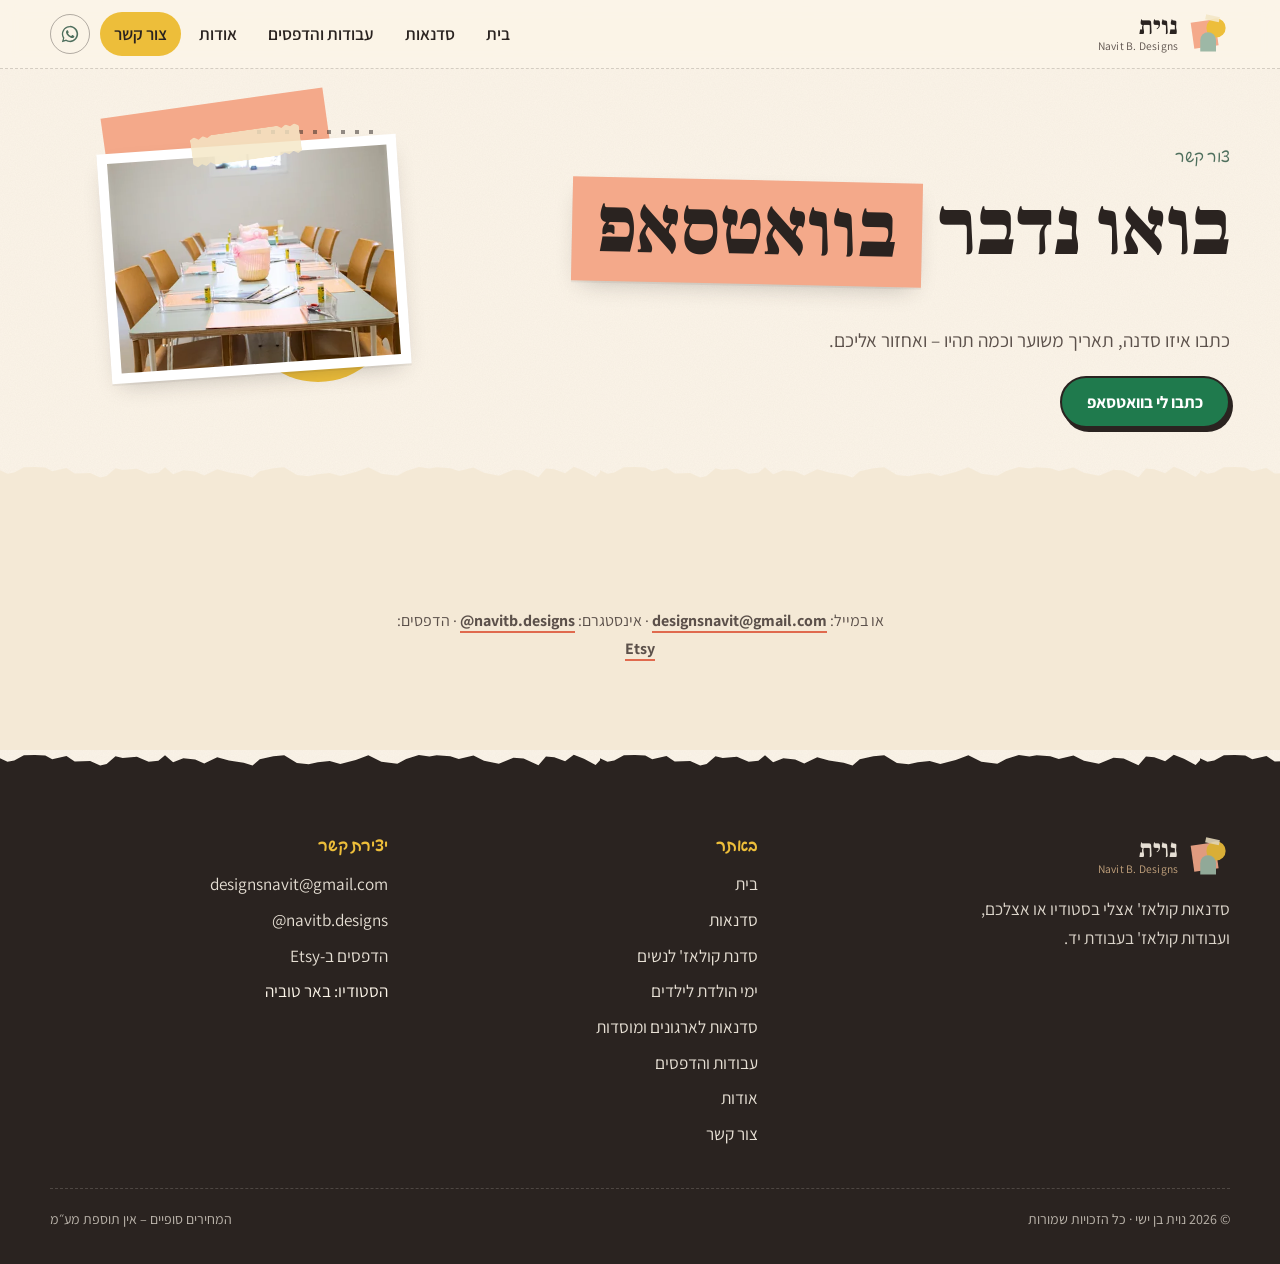
<file: contact.html>
<!doctype html>
<html lang="he" dir="rtl">
<head>
  <meta charset="utf-8">
  <meta name="viewport" content="width=device-width, initial-scale=1">
  <title>צור קשר – נוית | סדנאות קולאז' והדפסים</title>
  <meta name="description" content="לתיאום סדנת קולאז&#x27; או לשאלה על הדפס – כתבו לי בוואטסאפ. סדנאות קולאז&#x27; אצלי בסטודיו או אצלכם.">
  <link rel="canonical" href="https://navitdesigns.co.il/contact.html">
  <meta name="theme-color" content="#FBF4E8">
  <meta property="og:type" content="website">
  <meta property="og:locale" content="he_IL">
  <meta property="og:site_name" content="נוית – Navit B. Designs">
  <meta property="og:title" content="צור קשר – נוית | סדנאות קולאז&#x27; והדפסים">
  <meta property="og:description" content="לתיאום סדנת קולאז&#x27; או לשאלה על הדפס – כתבו לי בוואטסאפ. סדנאות קולאז&#x27; אצלי בסטודיו או אצלכם.">
  <meta property="og:url" content="https://navitdesigns.co.il/contact.html">
  <meta property="og:image" content="https://navitdesigns.co.il/images/og-workshops.jpg">
  <meta property="og:image:width" content="1200">
  <meta property="og:image:height" content="630">
  <meta property="og:image:alt" content="סדנת קולאז׳ של נוית">
  <meta name="twitter:card" content="summary_large_image">
  <meta name="twitter:title" content="צור קשר – נוית | סדנאות קולאז&#x27; והדפסים">
  <meta name="twitter:description" content="לתיאום סדנת קולאז&#x27; או לשאלה על הדפס – כתבו לי בוואטסאפ. סדנאות קולאז&#x27; אצלי בסטודיו או אצלכם.">
  <meta name="twitter:image" content="https://navitdesigns.co.il/images/og-workshops.jpg">
  <link rel="icon" href="images/ui/favicon.svg" type="image/svg+xml">
  <link rel="icon" href="images/ui/favicon-32.png" type="image/png" sizes="32x32">
  <link rel="apple-touch-icon" href="images/ui/apple-touch-icon.png">
  <script>document.documentElement.className+=" js"</script>
  <link rel="preload" href="fonts/frank-ruhl-libre-hebrew-c75011.woff2" as="font" type="font/woff2" crossorigin>
  <link rel="preload" href="fonts/assistant-hebrew-27533b.woff2" as="font" type="font/woff2" crossorigin>
  <link rel="stylesheet" href="styles.css">
  <script type="application/ld+json">{"@context":"https://schema.org","@graph":[{"@type":"LocalBusiness","@id":"https://navitdesigns.co.il/#business","name":"נוית – סדנאות קולאז' ויצירות בעבודת יד","alternateName":"Navit B. Designs","description":"סדנאות קולאז' לימי הולדת, לערבי נשים, להורה וילד, לקבוצות ולארגונים – אצלי בסטודיו אצלי בסטודיו או אצלכם, במרכז, בשפלה ובדרום. והדפסים של קולאז'ים בעבודת יד.","url":"https://navitdesigns.co.il/","image":["https://navitdesigns.co.il/images/og-workshops.jpg","https://navitdesigns.co.il/images/og-image-2026-10.jpg"],"logo":"https://navitdesigns.co.il/images/ui/apple-touch-icon.png","telephone":"+972525326333","email":"designsnavit@gmail.com","priceRange":"50 עד 1,800 ₪","currenciesAccepted":"ILS","address":{"@type":"PostalAddress","addressLocality":"באר טוביה","addressCountry":"IL"},"areaServed":[{"@type":"AdministrativeArea","name":"מחוז המרכז"},{"@type":"AdministrativeArea","name":"השפלה"},{"@type":"AdministrativeArea","name":"מחוז הדרום"}],"sameAs":["https://www.instagram.com/navitb.designs/","https://www.etsy.com/il-en/shop/NaviNavit"],"founder":{"@id":"https://navitdesigns.co.il/#navit"},"knowsLanguage":"he","hasOfferCatalog":{"@type":"OfferCatalog","name":"סדנאות קולאז'","itemListElement":[{"@type":"Offer","itemOffered":{"@id":"https://navitdesigns.co.il/birthday.html#service"}},{"@type":"Offer","itemOffered":{"@id":"https://navitdesigns.co.il/women.html#service"}},{"@type":"Offer","itemOffered":{"@id":"https://navitdesigns.co.il/workshops.html#open-service"}},{"@type":"Offer","itemOffered":{"@id":"https://navitdesigns.co.il/workshops.html#orgs-service"}}]}},{"@type":"ContactPage","@id":"https://navitdesigns.co.il/contact.html#page","url":"https://navitdesigns.co.il/contact.html","name":"צור קשר – נוית","about":{"@id":"https://navitdesigns.co.il/#business"},"inLanguage":"he"},{"@type":"BreadcrumbList","itemListElement":[{"@type":"ListItem","position":1,"name":"בית","item":"https://navitdesigns.co.il/"},{"@type":"ListItem","position":2,"name":"צור קשר","item":"https://navitdesigns.co.il/contact.html"}]}]}</script>
</head><body>
<a class="skip" href="#main">דילוג לתוכן</a>
<header class="site-header"><div class="wrap">
  <a class="logo" href="index.html"><svg class="logo-mark" viewBox="0 0 48 48" aria-hidden="true" focusable="false"><rect x="5" y="9" width="28" height="30" fill="#F4A98A" transform="rotate(-8 19 24)"/><circle cx="32" cy="17" r="11" fill="#EDBE3A"/><path d="M14 44V31a9 9 0 0 1 18 0v13z" fill="#9DB8A6"/><rect x="20" y="3" width="16" height="6" fill="rgba(244,231,198,.9)" transform="rotate(12 28 6)"/></svg><span class="logo-text">נוית<small>Navit B. Designs</small></span></a>
  <button class="menu-btn" type="button" aria-label="פתיחת תפריט" aria-expanded="false" aria-controls="nav"><span></span><span></span><span></span></button>
  <nav class="nav" id="nav" aria-label="ניווט ראשי">
    <a href="index.html">בית</a>
    <a href="workshops.html">סדנאות</a>
    <a href="shop.html">עבודות והדפסים</a>
    <a href="about.html">אודות</a>
    <a href="contact.html" aria-current="page">צור קשר</a>
    <a class="nav-wa" href="https://wa.me/972525326333?text=%D7%94%D7%99%D7%99%20%D7%A0%D7%95%D7%99%D7%AA%2C%20%D7%90%D7%A9%D7%9E%D7%97%20%D7%9C%D7%A4%D7%A8%D7%98%D7%99%D7%9D%20%D7%A2%D7%9C%20%D7%A1%D7%93%D7%A0%D7%94%3A%20__" target="_blank" rel="noopener" aria-label="וואטסאפ"><svg viewBox="0 0 32 32" aria-hidden="true" focusable="false"><path fill="currentColor" d="M16 3a13 13 0 0 0-11.2 19.6L3 29l6.6-1.7A13 13 0 1 0 16 3zm0 23.7c-2 0-4-.6-5.7-1.6l-.4-.2-3.9 1 1-3.8-.3-.4A10.7 10.7 0 1 1 16 26.7zm5.9-8c-.3-.2-1.9-.9-2.2-1s-.5-.2-.7.2-.8 1-1 1.2-.4.2-.7 0a8.8 8.8 0 0 1-4.4-3.8c-.3-.6.3-.5 1-1.7.1-.2 0-.4 0-.6l-1-2.4c-.3-.6-.5-.5-.7-.5h-.6a1.2 1.2 0 0 0-.9.4 3.7 3.7 0 0 0-1.1 2.7 6.4 6.4 0 0 0 1.3 3.4 14.7 14.7 0 0 0 5.6 5c2.1.9 2.9 1 4 .8.6-.1 1.9-.8 2.2-1.6s.3-1.4.2-1.6-.3-.2-.6-.4z"/></svg><span class="nav-wa-label">וואטסאפ</span></a>
  </nav>
</div></header>
<main id="main">
<section class="page-head">
  <div class="deco with-photo" aria-hidden="true"><i class="a"></i><i class="b"></i><i class="c"></i></div>
  <div class="wrap page-head-inner">
    <span class="kicker">צור קשר</span>
    <h1>בואו נדבר <span class="cutout" style="--r:1.2deg;background:var(--peach)">בוואטסאפ</span></h1>
    <p class="lead">כתבו איזו סדנה, תאריך משוער וכמה תהיו – ואחזור אליכם.</p>
    <div class="hero-ctas"><a class="btn btn-wa" href="https://wa.me/972525326333?text=%D7%94%D7%99%D7%99%20%D7%A0%D7%95%D7%99%D7%AA%2C%20%D7%90%D7%A9%D7%9E%D7%97%20%D7%9C%D7%A4%D7%A8%D7%98%D7%99%D7%9D%20%D7%A2%D7%9C%20%D7%A1%D7%93%D7%A0%D7%94%3A%20__" target="_blank" rel="noopener">כתבו לי בוואטסאפ</a></div>
  </div>
  <figure class="deco-photo tape"><picture><source type="image/webp" srcset="images/photos/long-table-480.webp 480w, images/photos/long-table-800.webp 800w, images/photos/long-table.webp 1600w" sizes="(max-width:880px) 78vw, 300px"><img src="images/photos/long-table.webp" width="1600" height="1066" alt="שולחן ארוך ערוך לסדנה, עם כיסאות וחומרי יצירה" style="object-position:50% 50%" decoding="async" fetchpriority="high"></picture></figure>
</section>

<section id="contact" class="contact-sec band torn-top" aria-labelledby="contact-h">
  <div class="wrap">
    <h2 id="contact-h" class="sr-only">דרכים ליצירת קשר</h2>
    <p class="contact-note">או במייל: <a class="link" href="mailto:designsnavit@gmail.com" dir="ltr">designsnavit@gmail.com</a> · אינסטגרם: <a class="link" href="https://www.instagram.com/navitb.designs/" target="_blank" rel="noopener" dir="ltr">@navitb.designs</a> · הדפסים: <a class="link" href="https://www.etsy.com/il-en/shop/NaviNavit" target="_blank" rel="noopener">Etsy</a></p>
  </div>
</section>

</main>
<footer class="site-footer"><div class="wrap"><div class="foot-grid">
  <div><a class="logo" href="index.html"><svg class="logo-mark" viewBox="0 0 48 48" aria-hidden="true" focusable="false"><rect x="5" y="9" width="28" height="30" fill="#F4A98A" transform="rotate(-8 19 24)"/><circle cx="32" cy="17" r="11" fill="#EDBE3A"/><path d="M14 44V31a9 9 0 0 1 18 0v13z" fill="#9DB8A6"/><rect x="20" y="3" width="16" height="6" fill="rgba(244,231,198,.9)" transform="rotate(12 28 6)"/></svg><span class="logo-text">נוית<small>Navit B. Designs</small></span></a>
    <p class="foot-about">סדנאות קולאז' אצלי בסטודיו או אצלכם, ועבודות קולאז' בעבודת יד.</p></div>
  <div><p class="foot-h">באתר</p><ul>
    <li><a href="index.html">בית</a></li>
    <li><a href="workshops.html">סדנאות</a></li>
    <li><a href="women.html">סדנת קולאז' לנשים</a></li>
    <li><a href="birthday.html">ימי הולדת לילדים</a></li>
    <li><a href="organizations.html">סדנאות לארגונים ומוסדות</a></li>
    <li><a href="shop.html">עבודות והדפסים</a></li>
    <li><a href="about.html">אודות</a></li>
    <li><a href="contact.html">צור קשר</a></li></ul></div>
  <div><p class="foot-h">יצירת קשר</p><ul>
    <li><a href="mailto:designsnavit@gmail.com" dir="ltr">designsnavit@gmail.com</a></li>
    <li><a href="https://www.instagram.com/navitb.designs/" target="_blank" rel="noopener" dir="ltr">@navitb.designs</a></li>
    <li><a href="https://www.etsy.com/il-en/shop/NaviNavit" target="_blank" rel="noopener">הדפסים ב-Etsy</a></li>
    <li>הסטודיו: באר טוביה</li></ul></div>
</div><div class="fineprint"><span>© 2026 נוית בן ישי · כל הזכויות שמורות</span><span>המחירים סופיים – אין תוספת מע״מ</span></div></div></footer>
<script src="main.js" defer></script>
<a class="wa-float" href="https://wa.me/972525326333?text=%D7%94%D7%99%D7%99%20%D7%A0%D7%95%D7%99%D7%AA%2C%20%D7%90%D7%A9%D7%9E%D7%97%20%D7%9C%D7%A4%D7%A8%D7%98%D7%99%D7%9D%20%D7%A2%D7%9C%20%D7%A1%D7%93%D7%A0%D7%94%3A%20__" target="_blank" rel="noopener" aria-label="כתבו לי בוואטסאפ"><svg viewBox="0 0 32 32" aria-hidden="true" focusable="false"><path fill="currentColor" d="M16 3a13 13 0 0 0-11.2 19.6L3 29l6.6-1.7A13 13 0 1 0 16 3zm0 23.7c-2 0-4-.6-5.7-1.6l-.4-.2-3.9 1 1-3.8-.3-.4A10.7 10.7 0 1 1 16 26.7zm5.9-8c-.3-.2-1.9-.9-2.2-1s-.5-.2-.7.2-.8 1-1 1.2-.4.2-.7 0a8.8 8.8 0 0 1-4.4-3.8c-.3-.6.3-.5 1-1.7.1-.2 0-.4 0-.6l-1-2.4c-.3-.6-.5-.5-.7-.5h-.6a1.2 1.2 0 0 0-.9.4 3.7 3.7 0 0 0-1.1 2.7 6.4 6.4 0 0 0 1.3 3.4 14.7 14.7 0 0 0 5.6 5c2.1.9 2.9 1 4 .8.6-.1 1.9-.8 2.2-1.6s.3-1.4.2-1.6-.3-.2-.6-.4z"/></svg><span>וואטסאפ</span></a>
</body>
</html>
</file>
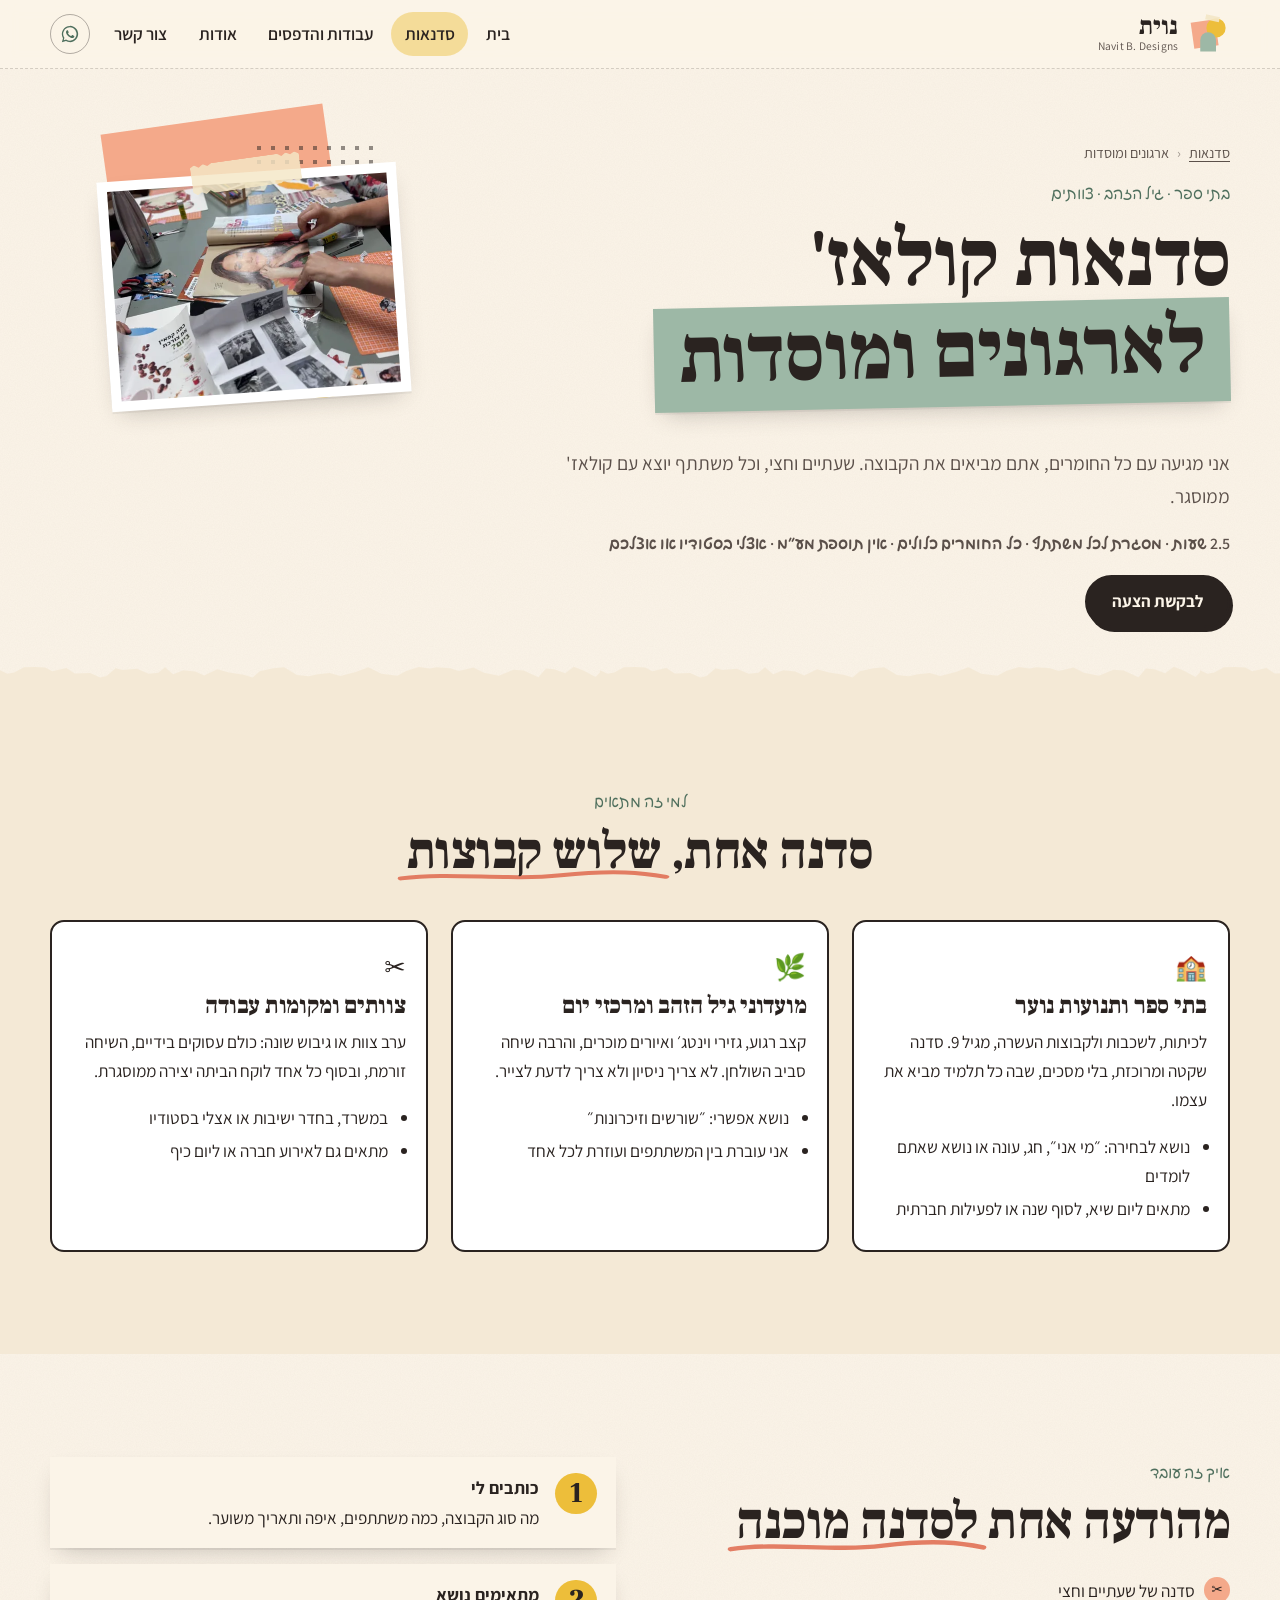
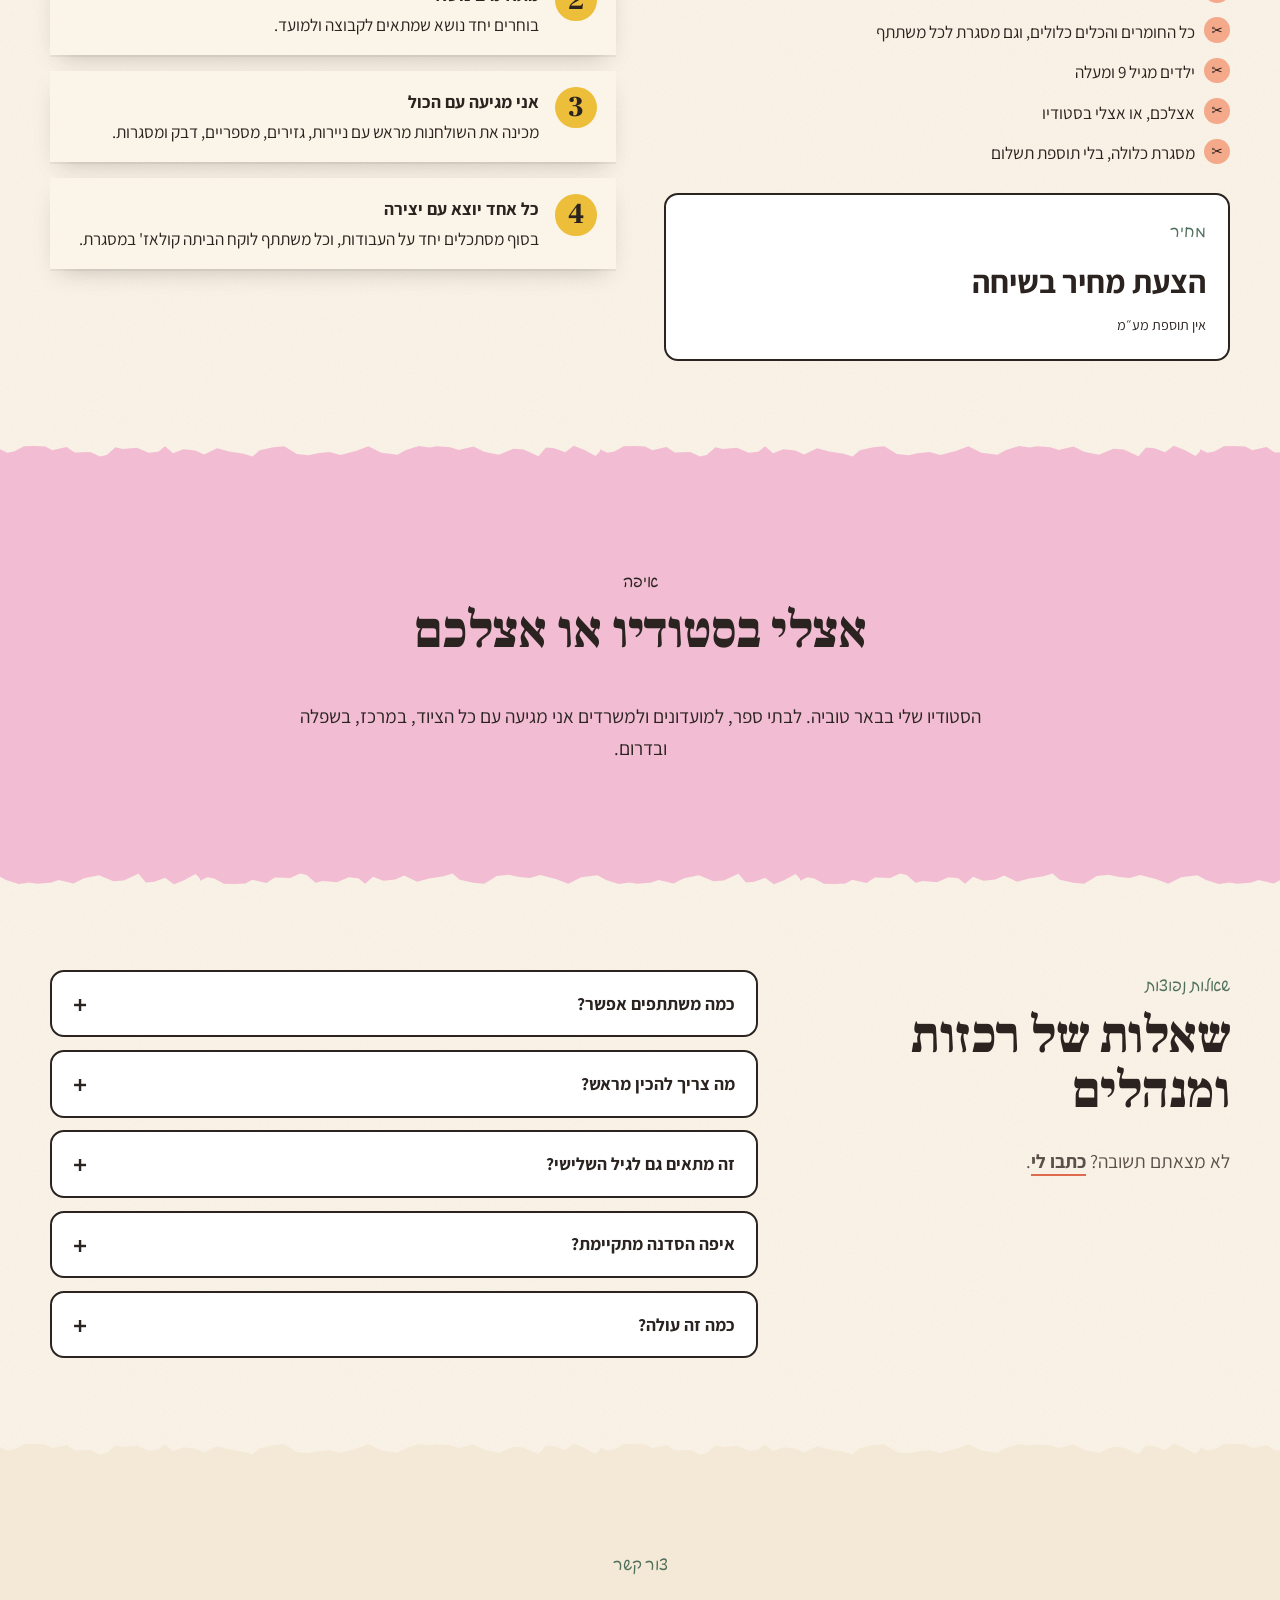
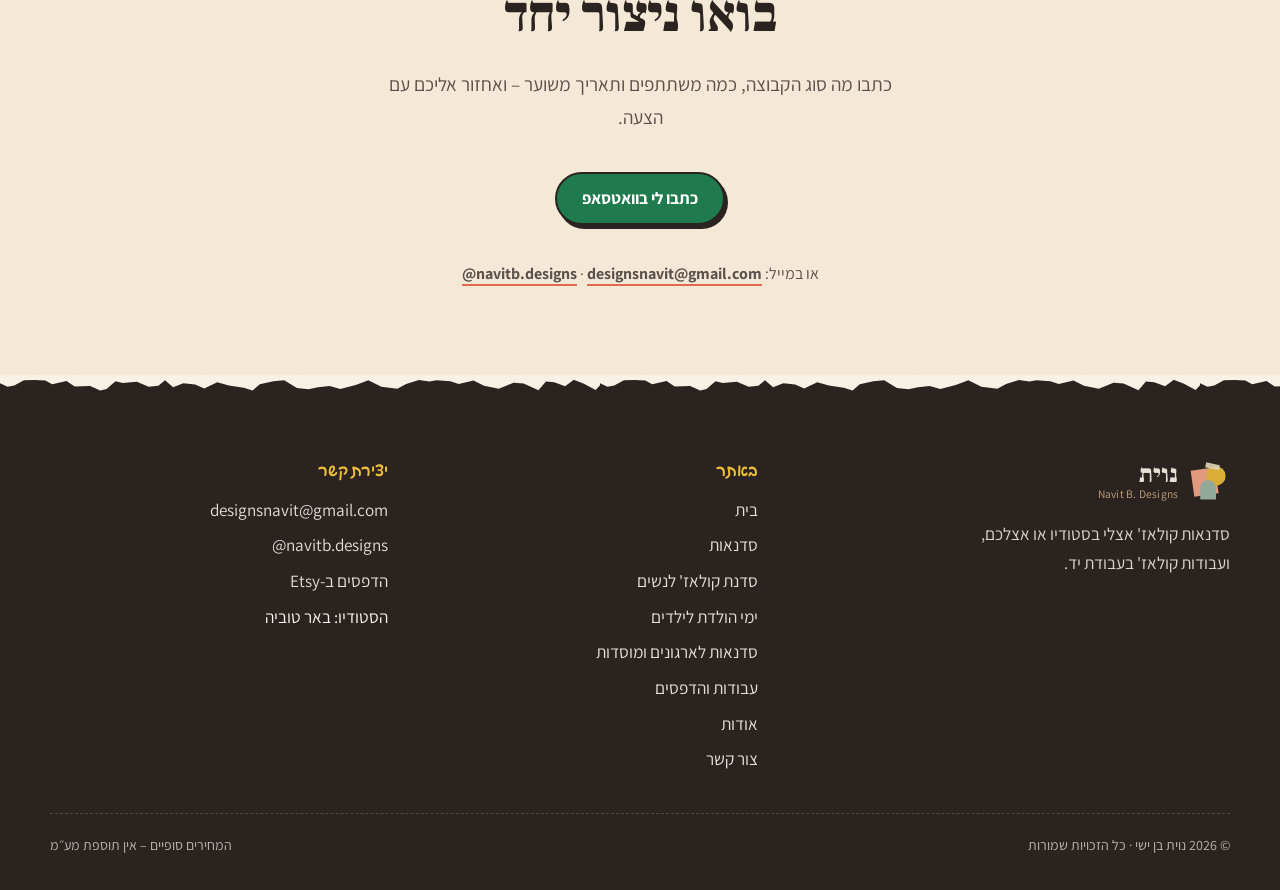
<file: organizations.html>
<!doctype html>
<html lang="he" dir="rtl">
<head>
  <meta charset="utf-8">
  <meta name="viewport" content="width=device-width, initial-scale=1">
  <title>סדנת קולאז' לבתי ספר, לגיל הזהב ולצוותים | נוית</title>
  <meta name="description" content="סדנת קולאז&#x27; של שעתיים וחצי לבתי ספר, למועדוני גיל הזהב ולצוותים. אני מגיעה עם כל החומרים, וכל משתתף יוצא עם יצירה ממוסגרת. אין תוספת מע״מ.">
  <link rel="canonical" href="https://navitdesigns.co.il/organizations.html">
  <meta name="theme-color" content="#FBF4E8">
  <meta property="og:type" content="website">
  <meta property="og:locale" content="he_IL">
  <meta property="og:site_name" content="נוית – Navit B. Designs">
  <meta property="og:title" content="סדנת קולאז&#x27; לבתי ספר, לגיל הזהב ולצוותים | נוית">
  <meta property="og:description" content="סדנת קולאז&#x27; של שעתיים וחצי לבתי ספר, למועדוני גיל הזהב ולצוותים. אני מגיעה עם כל החומרים, וכל משתתף יוצא עם יצירה ממוסגרת. אין תוספת מע״מ.">
  <meta property="og:url" content="https://navitdesigns.co.il/organizations.html">
  <meta property="og:image" content="https://navitdesigns.co.il/images/og-workshops.jpg">
  <meta property="og:image:width" content="1200">
  <meta property="og:image:height" content="630">
  <meta property="og:image:alt" content="ידיים גוזרות מגזינים סביב שולחן ארוך בסדנת קולאז\'">
  <meta name="twitter:card" content="summary_large_image">
  <meta name="twitter:title" content="סדנת קולאז&#x27; לבתי ספר, לגיל הזהב ולצוותים | נוית">
  <meta name="twitter:description" content="סדנת קולאז&#x27; של שעתיים וחצי לבתי ספר, למועדוני גיל הזהב ולצוותים. אני מגיעה עם כל החומרים, וכל משתתף יוצא עם יצירה ממוסגרת. אין תוספת מע״מ.">
  <meta name="twitter:image" content="https://navitdesigns.co.il/images/og-workshops.jpg">
  <link rel="icon" href="images/ui/favicon.svg" type="image/svg+xml">
  <link rel="icon" href="images/ui/favicon-32.png" type="image/png" sizes="32x32">
  <link rel="apple-touch-icon" href="images/ui/apple-touch-icon.png">
  <script>document.documentElement.className+=" js"</script>
  <link rel="preload" href="fonts/frank-ruhl-libre-hebrew-c75011.woff2" as="font" type="font/woff2" crossorigin>
  <link rel="preload" href="fonts/assistant-hebrew-27533b.woff2" as="font" type="font/woff2" crossorigin>
    <link rel="stylesheet" href="styles.css">
<style>/* SEO preview v2 additions */
.hero-areas{font-weight:600;margin-top:.4rem}
.steps-h{font-size:1.4rem;margin:.2rem 0 1rem}
.aud-links{display:grid;grid-template-columns:repeat(4,1fr);gap:1rem;margin-top:2rem}
.aud-link{display:flex;flex-direction:column;gap:.35rem;background:#fff;border:2px solid var(--ink);border-radius:var(--radius);padding:1rem 1.1rem;text-decoration:none;color:var(--ink)}
.aud-link b{font-size:1.05rem}.aud-link span{font-size:.92rem;color:var(--ink-soft)}
.aud-link:hover{background:var(--paper)}
.g-reviews{display:flex;gap:.6rem;align-items:center;margin-top:1.2rem;background:#fff;border:2px solid var(--ink);border-radius:var(--radius);padding:.8rem 1rem}
.g-mark{flex:none;width:2rem;height:2rem;border-radius:50%;display:grid;place-items:center;font:700 1.1rem/1 Arial,sans-serif;color:#fff;background:#4285F4}
.areas-text{max-width:46rem;margin:0 auto;text-align:center}
.org-cards{display:grid;grid-template-columns:repeat(3,1fr);gap:1.4rem;margin-top:1.5rem}
.org-card{background:#fff;border:2px solid var(--ink);border-radius:var(--radius);padding:1.4rem 1.3rem}
.org-card h3{margin:.3rem 0 .5rem}.org-card .ic{font-size:1.6rem}
.org-card ul{margin:.6rem 0 0;padding-inline-start:1.1rem}.org-card li{margin:.25rem 0}
.price-box{background:#fff;border:2px solid var(--ink);border-radius:var(--radius);padding:1.3rem 1.4rem}
.price-box b.big{font-size:2rem;display:block}
@media (max-width:880px){.aud-links{grid-template-columns:1fr 1fr}.org-cards{grid-template-columns:1fr}}
@media (max-width:560px){.aud-links{grid-template-columns:1fr}}
.price-ph{background:#FFE9A8;border:1px dashed var(--ink);padding:.05em .4em;border-radius:4px;font-weight:700}
</style>

  <script type="application/ld+json">{"@context":"https://schema.org","@graph":[{"@type":"LocalBusiness","@id":"https://navitdesigns.co.il/#business","name":"נוית – סדנאות קולאז' ויצירות בעבודת יד","alternateName":"Navit B. Designs","description":"סדנאות קולאז' לימי הולדת, לערבי נשים, להורה וילד, לקבוצות ולארגונים – אצלי בסטודיו בבאר טוביה או אצלכם, במרכז, בשפלה ובדרום. והדפסים של קולאז'ים בעבודת יד.","url":"https://navitdesigns.co.il/","image":["https://navitdesigns.co.il/images/og-workshops.jpg","https://navitdesigns.co.il/images/og-image-2026-10.jpg"],"logo":"https://navitdesigns.co.il/images/ui/apple-touch-icon.png","telephone":"+972525326333","email":"designsnavit@gmail.com","priceRange":"50 עד 1,800 ₪","currenciesAccepted":"ILS","address":{"@type":"PostalAddress","addressLocality":"באר טוביה","addressCountry":"IL"},"areaServed":[{"@type":"AdministrativeArea","name":"מחוז המרכז"},{"@type":"AdministrativeArea","name":"השפלה"},{"@type":"AdministrativeArea","name":"מחוז הדרום"}],"sameAs":["https://www.instagram.com/navitb.designs/","https://www.etsy.com/il-en/shop/NaviNavit"],"founder":{"@id":"https://navitdesigns.co.il/#navit"},"knowsLanguage":"he","hasOfferCatalog":{"@type":"OfferCatalog","name":"סדנאות קולאז'","itemListElement":[{"@type":"Offer","itemOffered":{"@id":"https://navitdesigns.co.il/birthday.html#service"}},{"@type":"Offer","itemOffered":{"@id":"https://navitdesigns.co.il/organizations.html#service"}},{"@type":"Offer","itemOffered":{"@id":"https://navitdesigns.co.il/workshops.html#open-service"}},{"@type":"Offer","itemOffered":{"@id":"https://navitdesigns.co.il/workshops.html#orgs-service"}}]}},{"@type":"Service","@id":"https://navitdesigns.co.il/organizations.html#service","name":"סדנת קולאז' לבתי ספר, לגיל הזהב ולצוותים","serviceType":"סדנת קולאז' לקבוצות ולמוסדות","description":"סדנת קולאז' של שעתיים וחצי לבתי ספר, למועדוני גיל הזהב ולצוותים. אני מגיעה עם כל החומרים, וכל משתתף יוצא עם יצירה ממוסגרת. אין תוספת מע״מ.","provider":{"@id":"https://navitdesigns.co.il/#business"},"areaServed":[{"@type":"AdministrativeArea","name":"מחוז המרכז"},{"@type":"AdministrativeArea","name":"השפלה"},{"@type":"AdministrativeArea","name":"מחוז הדרום"}],"audience":[{"@type":"EducationalAudience","educationalRole":"student"},{"@type":"PeopleAudience","audienceType":"גיל הזהב"},{"@type":"BusinessAudience","audienceType":"צוותים ומקומות עבודה"}]},{"@type":"BreadcrumbList","itemListElement":[{"@type":"ListItem","position":1,"name":"סדנאות","item":"https://navitdesigns.co.il/workshops.html"},{"@type":"ListItem","position":2,"name":"ארגונים ומוסדות","item":"https://navitdesigns.co.il/organizations.html"}]},{"@type":"FAQPage","mainEntity":[{"@type":"Question","name":"כמה משתתפים אפשר?","acceptedAnswer":{"@type":"Answer","text":"כתבו לי כמה משתתפים תהיו, ונתאים יחד את מבנה הסדנה לגודל הקבוצה, גם לכיתה שלמה."}},{"@type":"Question","name":"מה צריך להכין מראש?","acceptedAnswer":{"@type":"Answer","text":"שולחנות וכיסאות לכל המשתתפים ומקום נוח לעבוד. את כל השאר – ניירות, גזירים, מספריים, דבק ומסגרות – אני מביאה."}},{"@type":"Question","name":"זה מתאים גם לגיל השלישי?","acceptedAnswer":{"@type":"Answer","text":"כן. הקצב רגוע, לא צריך ניסיון ולא צריך לדעת לצייר. אני מתאימה את החומרים לקבוצה, ועוברת בין המשתתפים לאורך כל הסדנה."}},{"@type":"Question","name":"איפה הסדנה מתקיימת?","acceptedAnswer":{"@type":"Answer","text":"אצלכם – בבית הספר, במועדון, במרכז היום או במשרד. אפשר גם להגיע אליי לסטודיו בבאר טוביה."}},{"@type":"Question","name":"כמה זה עולה?","acceptedAnswer":{"@type":"Answer","text":"הצעת מחיר בשיחה, לפי סוג הקבוצה, מספר המשתתפים והמקום. אין תוספת מע״מ."}}]}]}</script>
</head><body>
<a class="skip" href="#main">דילוג לתוכן</a>
<header class="site-header"><div class="wrap">
  <a class="logo" href="index.html"><svg class="logo-mark" viewBox="0 0 48 48" aria-hidden="true" focusable="false"><rect x="5" y="9" width="28" height="30" fill="#F4A98A" transform="rotate(-8 19 24)"/><circle cx="32" cy="17" r="11" fill="#EDBE3A"/><path d="M14 44V31a9 9 0 0 1 18 0v13z" fill="#9DB8A6"/><rect x="20" y="3" width="16" height="6" fill="rgba(244,231,198,.9)" transform="rotate(12 28 6)"/></svg><span class="logo-text">נוית<small>Navit B. Designs</small></span></a>
  <button class="menu-btn" type="button" aria-label="פתיחת תפריט" aria-expanded="false" aria-controls="nav"><span></span><span></span><span></span></button>
  <nav class="nav" id="nav" aria-label="ניווט ראשי">
    <a href="index.html">בית</a>
    <a href="workshops.html" aria-current="true">סדנאות</a>
    <a href="shop.html">עבודות והדפסים</a>
    <a href="about.html">אודות</a>
    <a href="contact.html">צור קשר</a>
    <a class="nav-wa" href="https://wa.me/972525326333?text=%D7%94%D7%99%D7%99%20%D7%A0%D7%95%D7%99%D7%AA%2C%20%D7%90%D7%A9%D7%9E%D7%97%20%D7%9C%D7%A4%D7%A8%D7%98%D7%99%D7%9D%20%D7%A2%D7%9C%20%D7%A1%D7%93%D7%A0%D7%AA%20%D7%A7%D7%95%D7%9C%D7%90%D7%96%27%20%D7%9C%D7%90%D7%A8%D7%92%D7%95%D7%9F%20%D7%A9%D7%9C%D7%A0%D7%95.%20%D7%A1%D7%95%D7%92%20%D7%94%D7%A7%D7%91%D7%95%D7%A6%D7%94%3A%20__%2C%20%D7%9B%D7%9E%D7%94%20%D7%9E%D7%A9%D7%AA%D7%AA%D7%A4%D7%99%D7%9D%3A%20__%2C%20%D7%AA%D7%90%D7%A8%D7%99%D7%9A%20%D7%9E%D7%A9%D7%95%D7%A2%D7%A8%3A%20__" target="_blank" rel="noopener" aria-label="וואטסאפ"><svg viewBox="0 0 32 32" aria-hidden="true" focusable="false"><path fill="currentColor" d="M16 3a13 13 0 0 0-11.2 19.6L3 29l6.6-1.7A13 13 0 1 0 16 3zm0 23.7c-2 0-4-.6-5.7-1.6l-.4-.2-3.9 1 1-3.8-.3-.4A10.7 10.7 0 1 1 16 26.7zm5.9-8c-.3-.2-1.9-.9-2.2-1s-.5-.2-.7.2-.8 1-1 1.2-.4.2-.7 0a8.8 8.8 0 0 1-4.4-3.8c-.3-.6.3-.5 1-1.7.1-.2 0-.4 0-.6l-1-2.4c-.3-.6-.5-.5-.7-.5h-.6a1.2 1.2 0 0 0-.9.4 3.7 3.7 0 0 0-1.1 2.7 6.4 6.4 0 0 0 1.3 3.4 14.7 14.7 0 0 0 5.6 5c2.1.9 2.9 1 4 .8.6-.1 1.9-.8 2.2-1.6s.3-1.4.2-1.6-.3-.2-.6-.4z"/></svg><span class="nav-wa-label">וואטסאפ</span></a>
  </nav>
</div></header>
<main id="main">
<section class="page-head">
  <div class="deco with-photo" aria-hidden="true"><i class="a"></i><i class="b"></i><i class="c"></i></div>
  <div class="wrap page-head-inner">
    <nav class="crumbs" aria-label="פירורי לחם"><ol><li><a href="workshops.html">סדנאות</a></li><li aria-current="page">ארגונים ומוסדות</li></ol></nav><span class="kicker">בתי ספר · גיל הזהב · צוותים</span>
    <h1>סדנאות קולאז' <span class="cutout" style="--r:-1.2deg;background:var(--sage)">לארגונים ומוסדות</span></h1>
    <p class="lead">אני מגיעה עם כל החומרים, אתם מביאים את הקבוצה. שעתיים וחצי, וכל משתתף יוצא עם קולאז' ממוסגר.</p>
    <p class="hero-facts">2.5 שעות · מסגרת לכל משתתף · כל החומרים כלולים · אין תוספת מע״מ · אצלי בסטודיו או אצלכם</p>
    <div class="hero-ctas"><a class="btn" href="#contact">לבקשת הצעה</a></div>
  </div>
  <figure class="deco-photo tape"><picture><source type="image/webp" srcset="images/photos/hands-cutting-table-480.webp 480w, images/photos/hands-cutting-table-800.webp 800w, images/photos/hands-cutting-table.webp 1600w" sizes="(max-width:880px) 78vw, 300px"><img src="images/photos/hands-cutting-table.webp" width="1600" height="2133" alt="ידיים רבות גוזרות מגזינים סביב שולחן ארוך בסדנת קולאז'" style="object-position:50% 55%" decoding="async" fetchpriority="high"></picture></figure>
</section>

<section class="band torn-top" aria-labelledby="who-h">
  <div class="wrap">
    <div class="section-head center"><span class="kicker">למי זה מתאים</span><h2 id="who-h">סדנה אחת, <span class="scribble">שלוש קבוצות</span></h2></div>
    <div class="org-cards">
      <article class="org-card reveal"><span class="ic" aria-hidden="true">🏫</span><h3>בתי ספר ותנועות נוער</h3>
        <p>לכיתות, לשכבות ולקבוצות העשרה, מגיל 9. סדנה שקטה ומרוכזת, בלי מסכים, שבה כל תלמיד מביא את עצמו.</p>
        <ul><li>נושא לבחירה: ״מי אני״, חג, עונה או נושא שאתם לומדים</li><li>מתאים ליום שיא, לסוף שנה או לפעילות חברתית</li></ul></article>
      <article class="org-card reveal"><span class="ic" aria-hidden="true">🌿</span><h3>מועדוני גיל הזהב ומרכזי יום</h3>
        <p>קצב רגוע, גזירי וינטג׳ ואיורים מוכרים, והרבה שיחה סביב השולחן. לא צריך ניסיון ולא צריך לדעת לצייר.</p>
        <ul><li>נושא אפשרי: ״שורשים וזיכרונות״</li><li>אני עוברת בין המשתתפים ועוזרת לכל אחד</li></ul></article>
      <article class="org-card reveal"><span class="ic" aria-hidden="true">✂️</span><h3>צוותים ומקומות עבודה</h3>
        <p>ערב צוות או גיבוש שונה: כולם עסוקים בידיים, השיחה זורמת, ובסוף כל אחד לוקח הביתה יצירה ממוסגרת.</p>
        <ul><li>במשרד, בחדר ישיבות או אצלי בסטודיו</li><li>מתאים גם לאירוע חברה או ליום כיף</li></ul></article>
    </div>
  </div>
</section>

<section id="how" aria-labelledby="how-h">
  <div class="wrap two-col">
    <div class="reveal">
      <span class="kicker">איך זה עובד</span>
      <h2 id="how-h">מהודעה אחת <span class="scribble">לסדנה מוכנה</span></h2>
      <ul class="checklist">
        <li>סדנה של שעתיים וחצי</li>
        <li>כל החומרים והכלים כלולים, וגם מסגרת לכל משתתף</li>
        <li>ילדים מגיל 9 ומעלה</li>
        <li>אצלכם, או אצלי בסטודיו</li>
        <li>מסגרת כלולה, בלי תוספת תשלום</li>
      </ul>
      <div class="price-box" style="margin-top:1.4rem"><span class="kicker">מחיר</span><b class="big">הצעת מחיר בשיחה</b><small>אין תוספת מע״מ</small></div>
    </div>
    <ol class="steps reveal"><li><div><b>כותבים לי</b>מה סוג הקבוצה, כמה משתתפים, איפה ותאריך משוער.</div></li><li><div><b>מתאימים נושא</b>בוחרים יחד נושא שמתאים לקבוצה ולמועד.</div></li><li><div><b>אני מגיעה עם הכול</b>מכינה את השולחנות מראש עם ניירות, גזירים, מספריים, דבק ומסגרות.</div></li><li><div><b>כל אחד יוצא עם יצירה</b>בסוף מסתכלים יחד על העבודות, וכל משתתף לוקח הביתה קולאז' במסגרת.</div></li></ol>
  </div>
</section>

<section id="areas" class="band-pink torn-top torn-bottom" aria-labelledby="areas-h">
  <div class="wrap">
    <div class="section-head center"><span class="kicker kicker-ink">איפה</span><h2 id="areas-h">אצלי בסטודיו או אצלכם</h2></div>
    <p class="lead areas-text" style="color:var(--ink)">הסטודיו שלי בבאר טוביה. לבתי ספר, למועדונים ולמשרדים אני מגיעה עם כל הציוד, במרכז, בשפלה ובדרום.</p>
  </div>
</section>

<section id="faq" aria-labelledby="faq-h">
  <div class="wrap faq-wrap">
    <div class="faq-side reveal"><span class="kicker">שאלות נפוצות</span><h2 id="faq-h">שאלות של רכזות ומנהלים</h2>
      <p class="lead">לא מצאתם תשובה? <a class="link" href="#contact">כתבו לי</a>.</p></div>
    <div class="faq"><details><summary>כמה משתתפים אפשר?</summary><p>כתבו לי כמה משתתפים תהיו, ונתאים יחד את מבנה הסדנה לגודל הקבוצה, גם לכיתה שלמה.</p></details>
      <details><summary>מה צריך להכין מראש?</summary><p>שולחנות וכיסאות לכל המשתתפים ומקום נוח לעבוד. את כל השאר – ניירות, גזירים, מספריים, דבק ומסגרות – אני מביאה.</p></details>
      <details><summary>זה מתאים גם לגיל השלישי?</summary><p>כן. הקצב רגוע, לא צריך ניסיון ולא צריך לדעת לצייר. אני מתאימה את החומרים לקבוצה, ועוברת בין המשתתפים לאורך כל הסדנה.</p></details>
      <details><summary>איפה הסדנה מתקיימת?</summary><p>אצלכם – בבית הספר, במועדון, במרכז היום או במשרד. אפשר גם להגיע אליי לסטודיו בבאר טוביה.</p></details>
      <details><summary>כמה זה עולה?</summary><p>הצעת מחיר בשיחה, לפי סוג הקבוצה, מספר המשתתפים והמקום. אין תוספת מע״מ.</p></details></div>
  </div>
</section>
</main>
<section id="contact" class="contact-sec band torn-top" aria-labelledby="contact-h">
  <div class="wrap">
    <div class="section-head center"><span class="kicker">צור קשר</span><h2 id="contact-h">בואו ניצור יחד</h2>
      <p class="lead">כתבו מה סוג הקבוצה, כמה משתתפים ותאריך משוער – ואחזור אליכם עם הצעה.</p></div>
    <p class="center-cta"><a class="btn btn-wa" href="https://wa.me/972525326333?text=%D7%94%D7%99%D7%99%20%D7%A0%D7%95%D7%99%D7%AA%2C%20%D7%90%D7%A9%D7%9E%D7%97%20%D7%9C%D7%A4%D7%A8%D7%98%D7%99%D7%9D%20%D7%A2%D7%9C%20%D7%A1%D7%93%D7%A0%D7%AA%20%D7%A7%D7%95%D7%9C%D7%90%D7%96%27%20%D7%9C%D7%90%D7%A8%D7%92%D7%95%D7%9F%20%D7%A9%D7%9C%D7%A0%D7%95.%20%D7%A1%D7%95%D7%92%20%D7%94%D7%A7%D7%91%D7%95%D7%A6%D7%94%3A%20__%2C%20%D7%9B%D7%9E%D7%94%20%D7%9E%D7%A9%D7%AA%D7%AA%D7%A4%D7%99%D7%9D%3A%20__%2C%20%D7%AA%D7%90%D7%A8%D7%99%D7%9A%20%D7%9E%D7%A9%D7%95%D7%A2%D7%A8%3A%20__" target="_blank" rel="noopener">כתבו לי בוואטסאפ</a></p>
    <p class="contact-note">או במייל: <a class="link" href="mailto:designsnavit@gmail.com" dir="ltr">designsnavit@gmail.com</a> · <a class="link" href="https://www.instagram.com/navitb.designs/" target="_blank" rel="noopener" dir="ltr">@navitb.designs</a></p>
  </div>
</section>
<footer class="site-footer"><div class="wrap"><div class="foot-grid">
  <div><a class="logo" href="index.html"><svg class="logo-mark" viewBox="0 0 48 48" aria-hidden="true" focusable="false"><rect x="5" y="9" width="28" height="30" fill="#F4A98A" transform="rotate(-8 19 24)"/><circle cx="32" cy="17" r="11" fill="#EDBE3A"/><path d="M14 44V31a9 9 0 0 1 18 0v13z" fill="#9DB8A6"/><rect x="20" y="3" width="16" height="6" fill="rgba(244,231,198,.9)" transform="rotate(12 28 6)"/></svg><span class="logo-text">נוית<small>Navit B. Designs</small></span></a>
    <p class="foot-about">סדנאות קולאז' אצלי בסטודיו או אצלכם, ועבודות קולאז' בעבודת יד.</p></div>
  <div><p class="foot-h">באתר</p><ul>
    <li><a href="index.html">בית</a></li>
    <li><a href="workshops.html">סדנאות</a></li>
    <li><a href="women.html">סדנת קולאז' לנשים</a></li>
    <li><a href="birthday.html">ימי הולדת לילדים</a></li>
    <li><a href="organizations.html">סדנאות לארגונים ומוסדות</a></li>
    <li><a href="shop.html">עבודות והדפסים</a></li>
    <li><a href="about.html">אודות</a></li>
    <li><a href="contact.html">צור קשר</a></li></ul></div>
  <div><p class="foot-h">יצירת קשר</p><ul>
    <li><a href="mailto:designsnavit@gmail.com" dir="ltr">designsnavit@gmail.com</a></li>
    <li><a href="https://www.instagram.com/navitb.designs/" target="_blank" rel="noopener" dir="ltr">@navitb.designs</a></li>
    <li><a href="https://www.etsy.com/il-en/shop/NaviNavit" target="_blank" rel="noopener">הדפסים ב-Etsy</a></li>
    <li>הסטודיו: באר טוביה</li></ul></div>
</div><div class="fineprint"><span>© 2026 נוית בן ישי · כל הזכויות שמורות</span><span>המחירים סופיים – אין תוספת מע״מ</span></div></div></footer>
<script src="main.js" defer></script>
<a class="wa-float" href="https://wa.me/972525326333?text=%D7%94%D7%99%D7%99%20%D7%A0%D7%95%D7%99%D7%AA%2C%20%D7%90%D7%A9%D7%9E%D7%97%20%D7%9C%D7%A4%D7%A8%D7%98%D7%99%D7%9D%20%D7%A2%D7%9C%20%D7%A1%D7%93%D7%A0%D7%AA%20%D7%A7%D7%95%D7%9C%D7%90%D7%96%27%20%D7%9C%D7%90%D7%A8%D7%92%D7%95%D7%9F%20%D7%A9%D7%9C%D7%A0%D7%95.%20%D7%A1%D7%95%D7%92%20%D7%94%D7%A7%D7%91%D7%95%D7%A6%D7%94%3A%20__%2C%20%D7%9B%D7%9E%D7%94%20%D7%9E%D7%A9%D7%AA%D7%AA%D7%A4%D7%99%D7%9D%3A%20__%2C%20%D7%AA%D7%90%D7%A8%D7%99%D7%9A%20%D7%9E%D7%A9%D7%95%D7%A2%D7%A8%3A%20__" target="_blank" rel="noopener" aria-label="כתבי לי בוואטסאפ"><svg viewBox="0 0 32 32" aria-hidden="true" focusable="false"><path fill="currentColor" d="M16 3a13 13 0 0 0-11.2 19.6L3 29l6.6-1.7A13 13 0 1 0 16 3zm0 23.7c-2 0-4-.6-5.7-1.6l-.4-.2-3.9 1 1-3.8-.3-.4A10.7 10.7 0 1 1 16 26.7zm5.9-8c-.3-.2-1.9-.9-2.2-1s-.5-.2-.7.2-.8 1-1 1.2-.4.2-.7 0a8.8 8.8 0 0 1-4.4-3.8c-.3-.6.3-.5 1-1.7.1-.2 0-.4 0-.6l-1-2.4c-.3-.6-.5-.5-.7-.5h-.6a1.2 1.2 0 0 0-.9.4 3.7 3.7 0 0 0-1.1 2.7 6.4 6.4 0 0 0 1.3 3.4 14.7 14.7 0 0 0 5.6 5c2.1.9 2.9 1 4 .8.6-.1 1.9-.8 2.2-1.6s.3-1.4.2-1.6-.3-.2-.6-.4z"/></svg><span>וואטסאפ</span></a>
</body>
</html>
</file>
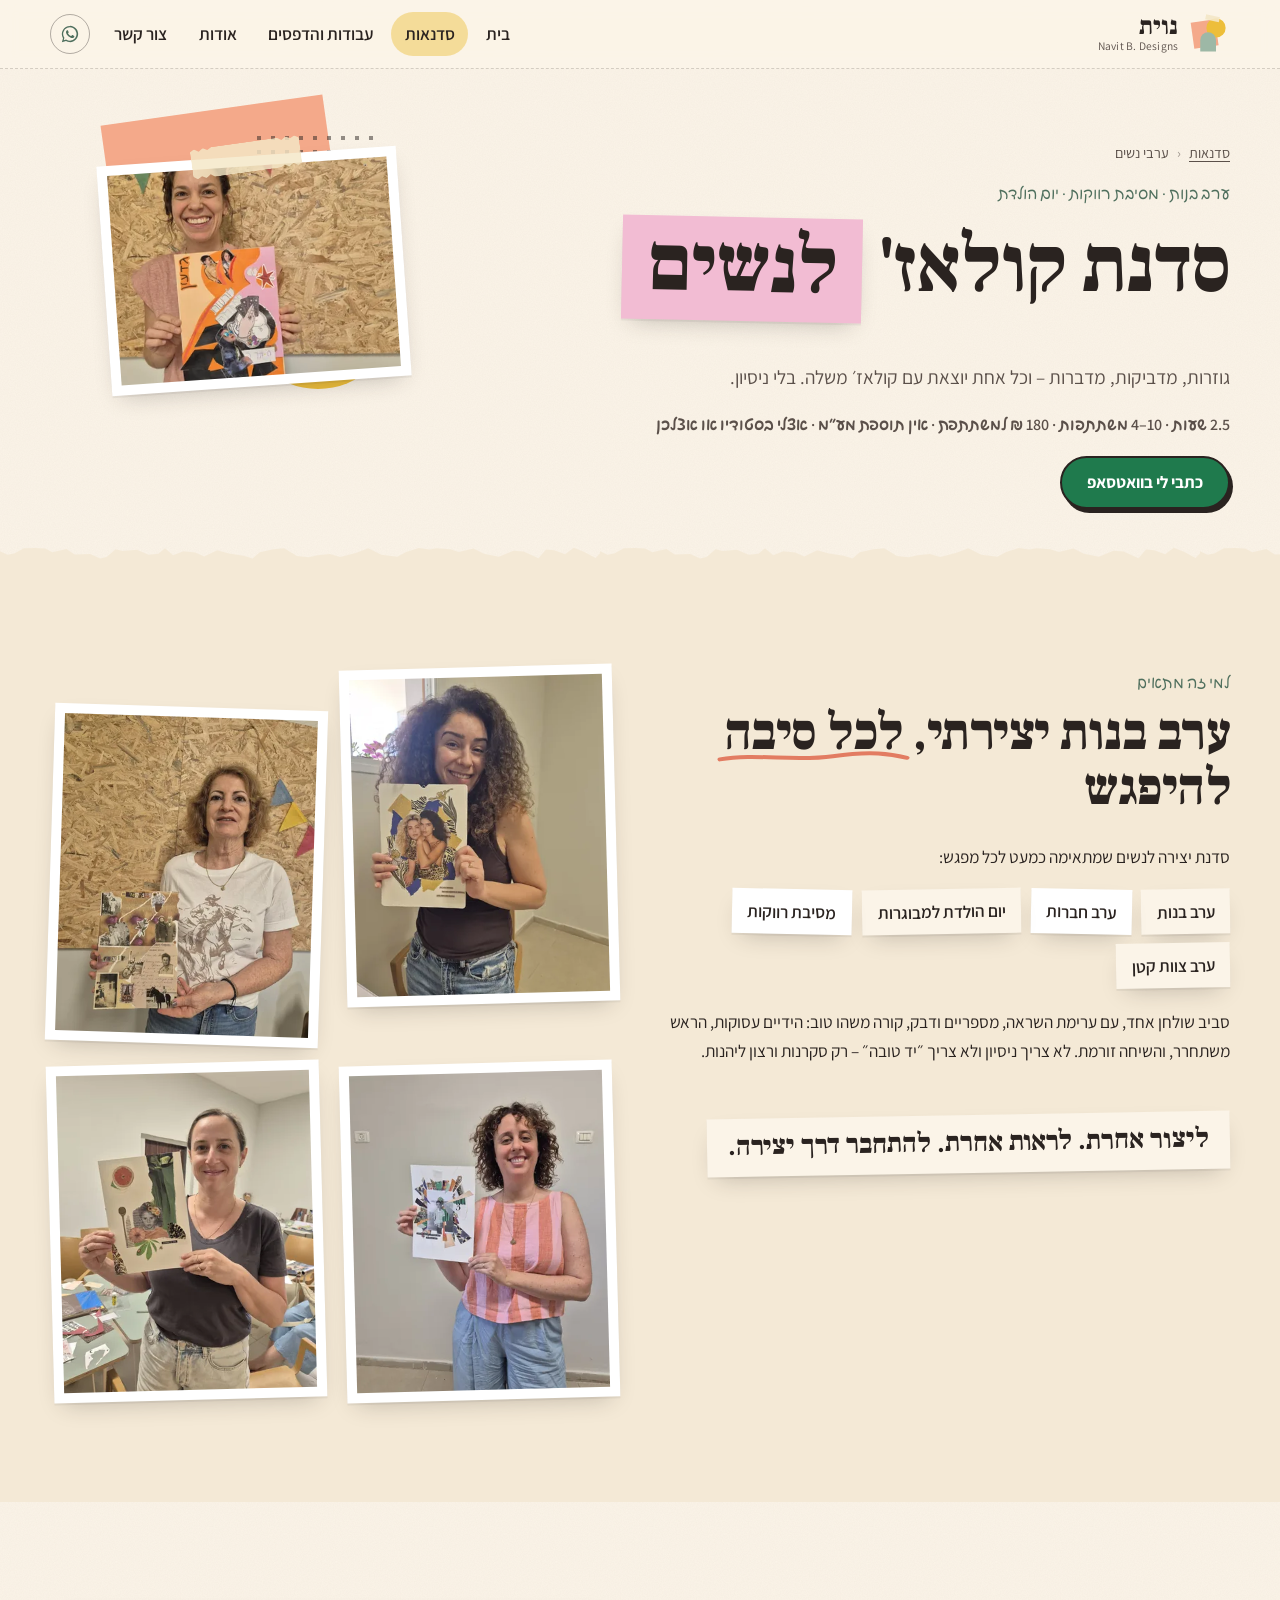
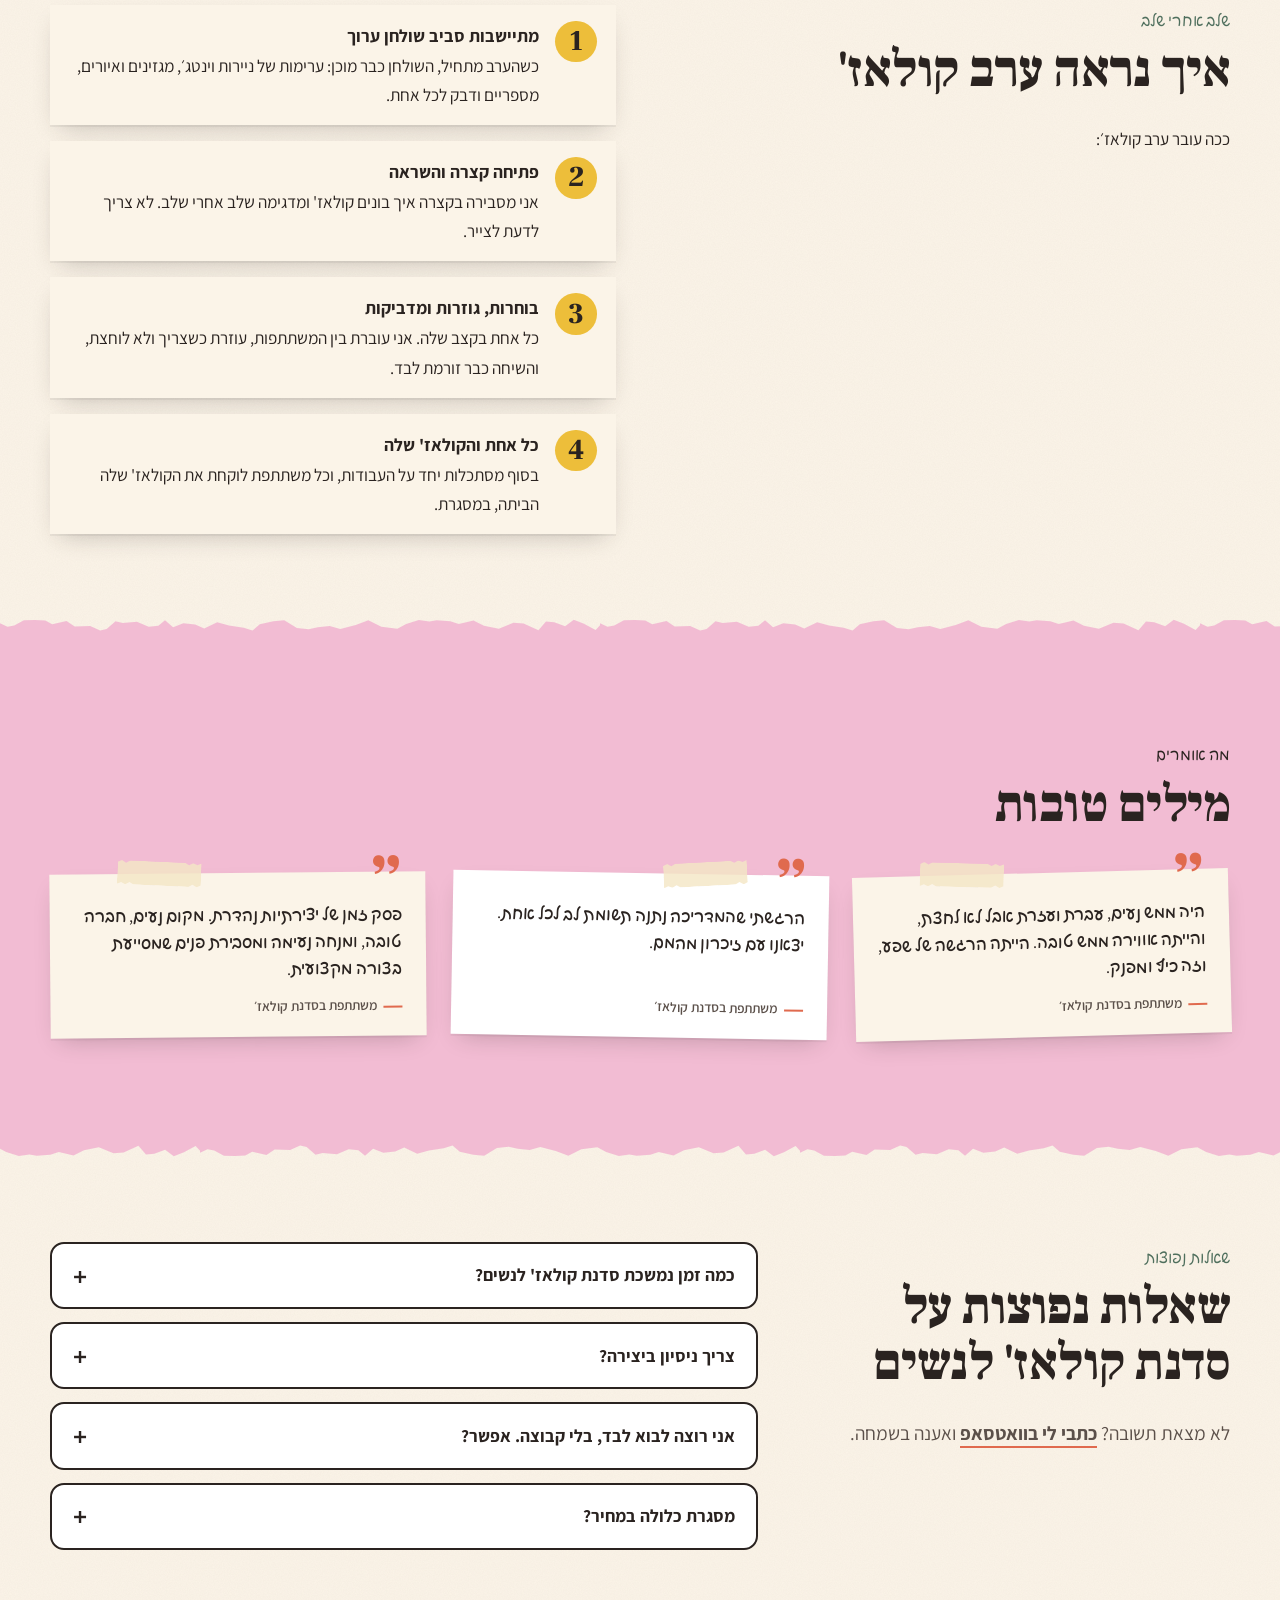
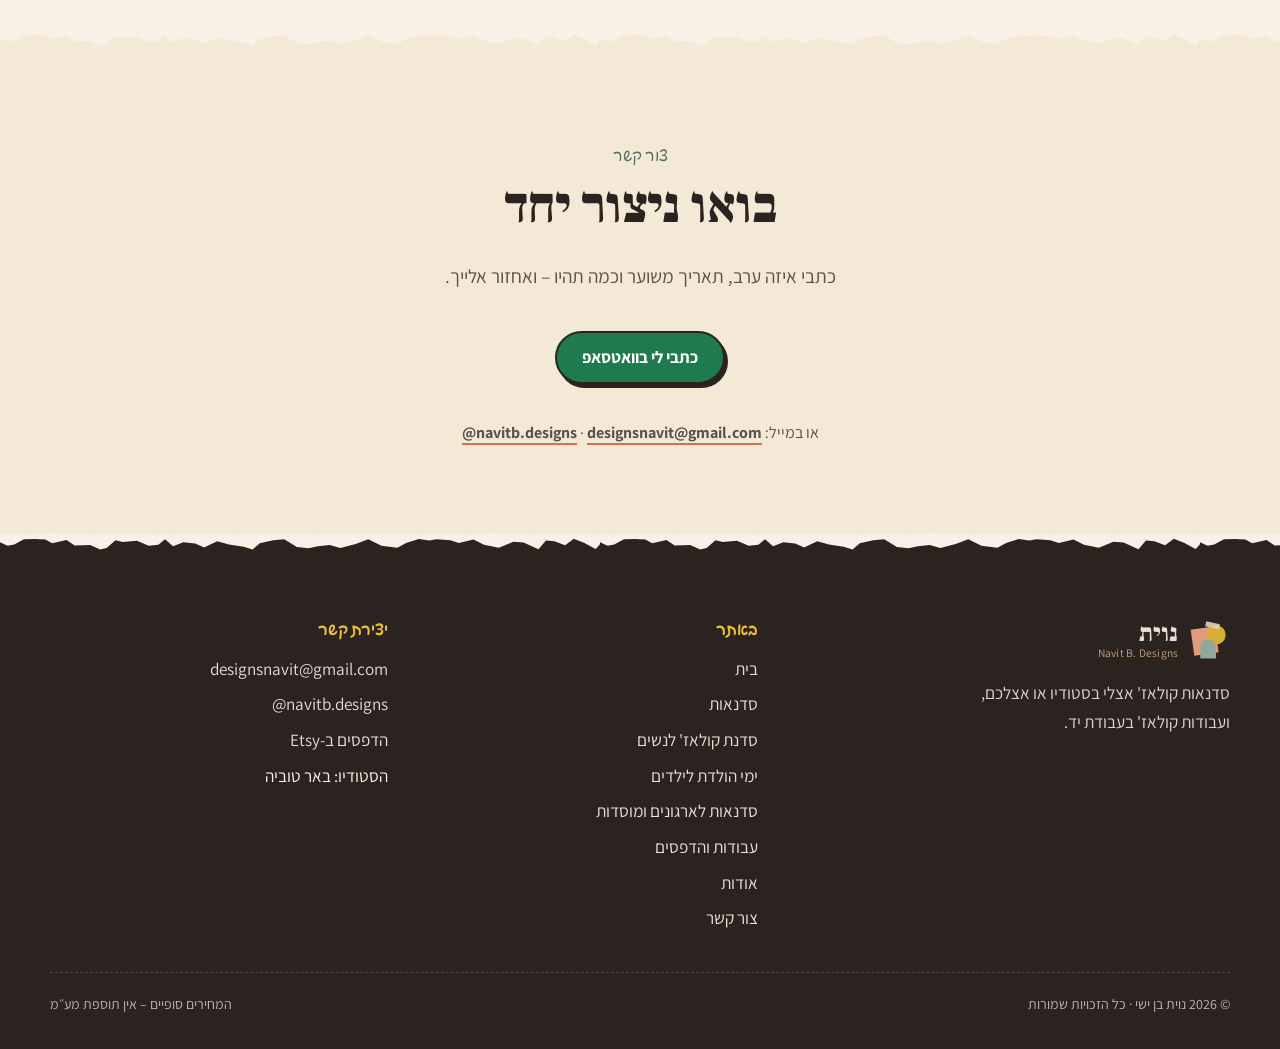
<file: women.html>
<!doctype html>
<html lang="he" dir="rtl">
<head>
  <meta charset="utf-8">
  <meta name="viewport" content="width=device-width, initial-scale=1">
  <title>סדנת קולאז' לנשים וערבי בנות – אצלי בסטודיו או אצלכן | נוית</title>
  <meta name="description" content="ערב בנות, מסיבת רווקות או יום הולדת: סדנת קולאז&#x27; של שעתיים וחצי ל־4–10 משתתפות, 180 ₪ למשתתפת, מסגרת כלולה. אצלי בסטודיו או אצלכן. אין תוספת מע״מ.">
  <link rel="canonical" href="https://navitdesigns.co.il/women.html">
  <meta name="theme-color" content="#FBF4E8">
  <meta property="og:type" content="website">
  <meta property="og:locale" content="he_IL">
  <meta property="og:site_name" content="נוית – Navit B. Designs">
  <meta property="og:title" content="סדנת קולאז&#x27; לנשים וערבי בנות – אצלי בסטודיו או אצלכן | נוית">
  <meta property="og:description" content="ערב בנות, מסיבת רווקות או יום הולדת: סדנת קולאז&#x27; של שעתיים וחצי ל־4–10 משתתפות, 180 ₪ למשתתפת, מסגרת כלולה. אצלי בסטודיו או אצלכן. אין תוספת מע״מ.">
  <meta property="og:url" content="https://navitdesigns.co.il/women.html">
  <meta property="og:image" content="https://navitdesigns.co.il/images/og-women.jpg">
  <meta property="og:image:width" content="1200">
  <meta property="og:image:height" content="630">
  <meta property="og:image:alt" content="נשים גוזרות ומדביקות קולאז&#39; סביב שולחן בסדנה של נוית">
  <meta name="twitter:card" content="summary_large_image">
  <meta name="twitter:title" content="סדנת קולאז&#x27; לנשים וערבי בנות – אצלי בסטודיו או אצלכן | נוית">
  <meta name="twitter:description" content="ערב בנות, מסיבת רווקות או יום הולדת: סדנת קולאז&#x27; של שעתיים וחצי ל־4–10 משתתפות, 180 ₪ למשתתפת, מסגרת כלולה. אצלי בסטודיו או אצלכן. אין תוספת מע״מ.">
  <meta name="twitter:image" content="https://navitdesigns.co.il/images/og-women.jpg">
  <link rel="icon" href="images/ui/favicon.svg" type="image/svg+xml">
  <link rel="icon" href="images/ui/favicon-32.png" type="image/png" sizes="32x32">
  <link rel="apple-touch-icon" href="images/ui/apple-touch-icon.png">
  <script>document.documentElement.className+=" js"</script>
  <link rel="preload" href="fonts/frank-ruhl-libre-hebrew-c75011.woff2" as="font" type="font/woff2" crossorigin>
  <link rel="preload" href="fonts/assistant-hebrew-27533b.woff2" as="font" type="font/woff2" crossorigin>
  <link rel="preload" as="image" type="image/webp" imagesrcset="images/workshops/women-workshop-action-480.webp 480w, images/workshops/women-workshop-action-800.webp 800w, images/workshops/women-workshop-action.webp 1080w" imagesizes="(max-width:880px) 78vw, 300px" fetchpriority="high">
  <link rel="stylesheet" href="styles.css">
<style>/* SEO preview v2 additions */
.hero-areas{font-weight:600;margin-top:.4rem}
.steps-h{font-size:1.4rem;margin:.2rem 0 1rem}
.aud-links{display:grid;grid-template-columns:repeat(4,1fr);gap:1rem;margin-top:2rem}
.aud-link{display:flex;flex-direction:column;gap:.35rem;background:#fff;border:2px solid var(--ink);border-radius:var(--radius);padding:1rem 1.1rem;text-decoration:none;color:var(--ink)}
.aud-link b{font-size:1.05rem}.aud-link span{font-size:.92rem;color:var(--ink-soft)}
.aud-link:hover{background:var(--paper)}
.g-reviews{display:flex;gap:.6rem;align-items:center;margin-top:1.2rem;background:#fff;border:2px solid var(--ink);border-radius:var(--radius);padding:.8rem 1rem}
.g-mark{flex:none;width:2rem;height:2rem;border-radius:50%;display:grid;place-items:center;font:700 1.1rem/1 Arial,sans-serif;color:#fff;background:#4285F4}
.areas-text{max-width:46rem;margin:0 auto;text-align:center}
.org-cards{display:grid;grid-template-columns:repeat(3,1fr);gap:1.4rem;margin-top:1.5rem}
.org-card{background:#fff;border:2px solid var(--ink);border-radius:var(--radius);padding:1.4rem 1.3rem}
.org-card h3{margin:.3rem 0 .5rem}.org-card .ic{font-size:1.6rem}
.org-card ul{margin:.6rem 0 0;padding-inline-start:1.1rem}.org-card li{margin:.25rem 0}
.price-box{background:#fff;border:2px solid var(--ink);border-radius:var(--radius);padding:1.3rem 1.4rem}
.price-box b.big{font-size:2rem;display:block}
@media (max-width:880px){.aud-links{grid-template-columns:1fr 1fr}.org-cards{grid-template-columns:1fr}}
@media (max-width:560px){.aud-links{grid-template-columns:1fr}}
</style>

  <script type="application/ld+json">{"@context":"https://schema.org","@graph":[{"@type":"LocalBusiness","@id":"https://navitdesigns.co.il/#business","name":"נוית – סדנאות קולאז' ויצירות בעבודת יד","alternateName":"Navit B. Designs","description":"סדנאות קולאז' לימי הולדת, לערבי נשים, להורה וילד, לקבוצות ולארגונים – אצלי בסטודיו בבאר טוביה או אצלכם, במרכז, בשפלה ובדרום. והדפסים של קולאז'ים בעבודת יד.","url":"https://navitdesigns.co.il/","image":["https://navitdesigns.co.il/images/og-workshops.jpg","https://navitdesigns.co.il/images/og-image-2026-10.jpg"],"logo":"https://navitdesigns.co.il/images/ui/apple-touch-icon.png","telephone":"+972525326333","email":"designsnavit@gmail.com","priceRange":"50 עד 1,800 ₪","currenciesAccepted":"ILS","address":{"@type":"PostalAddress","addressLocality":"באר טוביה","addressCountry":"IL"},"areaServed":[{"@type":"AdministrativeArea","name":"מחוז המרכז"},{"@type":"AdministrativeArea","name":"השפלה"},{"@type":"AdministrativeArea","name":"מחוז הדרום"}],"sameAs":["https://www.instagram.com/navitb.designs/","https://www.etsy.com/il-en/shop/NaviNavit"],"founder":{"@id":"https://navitdesigns.co.il/#navit"},"knowsLanguage":"he","hasOfferCatalog":{"@type":"OfferCatalog","name":"סדנאות קולאז'","itemListElement":[{"@type":"Offer","itemOffered":{"@id":"https://navitdesigns.co.il/birthday.html#service"}},{"@type":"Offer","itemOffered":{"@id":"https://navitdesigns.co.il/women.html#service"}},{"@type":"Offer","itemOffered":{"@id":"https://navitdesigns.co.il/workshops.html#open-service"}},{"@type":"Offer","itemOffered":{"@id":"https://navitdesigns.co.il/workshops.html#orgs-service"}}]}},{"@type":"Person","@id":"https://navitdesigns.co.il/#navit","name":"נוית בן ישי","alternateName":"Navit ben Yishay","jobTitle":"אמנית קולאז' ומנחת סדנאות","worksFor":{"@id":"https://navitdesigns.co.il/#business"},"url":"https://navitdesigns.co.il/about.html","image":"https://navitdesigns.co.il/images/about/navit-portrait.jpg","alumniOf":{"@type":"CollegeOrUniversity","name":"HIT – המכון הטכנולוגי חולון"},"sameAs":["https://www.instagram.com/navitb.designs/","https://www.etsy.com/il-en/shop/NaviNavit"],"knowsAbout":["קולאז׳ אנלוגי","קולאז׳ בעבודת יד","סדנאות יצירה"],"address":{"@type":"PostalAddress","addressLocality":"באר טוביה","addressCountry":"IL"}},{"@type":"Service","@id":"https://navitdesigns.co.il/women.html#service","name":"סדנת קולאז' לנשים וערבי בנות","serviceType":"סדנת יצירה לנשים","alternateName":["ערב בנות יצירה","סדנת יצירה לנשים","סדנת קולאז' למסיבת רווקות","סדנת יצירה ליום הולדת למבוגרים"],"description":"סדנת קולאז' לנשים וקבוצות פרטיות: ערב בנות, ערב חברות, יום הולדת למבוגרות, מסיבת רווקות או ערב צוות קטן. שעתיים וחצי, קבוצה של 4 עד 10, אצלי בסטודיו או אצלכן. אין צורך בניסיון, וכל משתתפת יוצאת עם הקולאז' שלה.","url":"https://navitdesigns.co.il/women.html","image":"https://navitdesigns.co.il/images/og-women.jpg","provider":{"@id":"https://navitdesigns.co.il/#business"},"areaServed":[{"@type":"AdministrativeArea","name":"מחוז המרכז"},{"@type":"AdministrativeArea","name":"השפלה"},{"@type":"AdministrativeArea","name":"מחוז הדרום"}],"audience":{"@type":"PeopleAudience","audienceType":"נשים וקבוצות פרטיות"},"offers":{"@type":"Offer","priceCurrency":"ILS","price":"180","description":"למשתתפת, קבוצה של 4 עד 10. אין תוספת מע״מ.","availability":"https://schema.org/InStock","url":"https://navitdesigns.co.il/women.html","priceSpecification":{"@type":"UnitPriceSpecification","price":"180","priceCurrency":"ILS","unitText":"למשתתפת"},"eligibleQuantity":{"@type":"QuantitativeValue","minValue":4,"maxValue":10,"unitText":"משתתפות"}}},{"@type":"BreadcrumbList","itemListElement":[{"@type":"ListItem","position":1,"name":"בית","item":"https://navitdesigns.co.il/"},{"@type":"ListItem","position":2,"name":"סדנאות","item":"https://navitdesigns.co.il/workshops.html"},{"@type":"ListItem","position":3,"name":"סדנת קולאז' לנשים","item":"https://navitdesigns.co.il/women.html"}]},{"@type":"FAQPage","mainEntity":[{"@type":"Question","name":"כמה זמן נמשכת סדנת קולאז' לנשים?","acceptedAnswer":{"@type":"Answer","text":"שעתיים וחצי. אין לחץ לסיים – כל אחת יוצרת בזמן שלה."}},{"@type":"Question","name":"צריך ניסיון ביצירה?","acceptedAnswer":{"@type":"Answer","text":"בכלל לא. אני מדגימה שלב אחרי שלב ומלווה כל אחת. גם מי שבטוחה ש״אין לה יד״ יוצאת עם קולאז' שהיא אוהבת."}},{"@type":"Question","name":"אני רוצה לבוא לבד, בלי קבוצה. אפשר?","acceptedAnswer":{"@type":"Answer","text":"כן. אפשר להצטרף לסדנה פתוחה בסטודיו שלי בבאר טוביה, לבד או עם חברה. המועדים מופיעים בעמוד הסדנאות."}},{"@type":"Question","name":"מסגרת כלולה במחיר?","acceptedAnswer":{"@type":"Answer","text":"כן. כל משתתפת יוצאת עם הקולאז' שלה במסגרת, בלי תוספת תשלום."}}]}]}</script>
</head><body>
<a class="skip" href="#main">דילוג לתוכן</a>
<header class="site-header"><div class="wrap">
  <a class="logo" href="index.html"><svg class="logo-mark" viewBox="0 0 48 48" aria-hidden="true" focusable="false"><rect x="5" y="9" width="28" height="30" fill="#F4A98A" transform="rotate(-8 19 24)"/><circle cx="32" cy="17" r="11" fill="#EDBE3A"/><path d="M14 44V31a9 9 0 0 1 18 0v13z" fill="#9DB8A6"/><rect x="20" y="3" width="16" height="6" fill="rgba(244,231,198,.9)" transform="rotate(12 28 6)"/></svg><span class="logo-text">נוית<small>Navit B. Designs</small></span></a>
  <button class="menu-btn" type="button" aria-label="פתיחת תפריט" aria-expanded="false" aria-controls="nav"><span></span><span></span><span></span></button>
  <nav class="nav" id="nav" aria-label="ניווט ראשי">
    <a href="index.html">בית</a>
    <a href="workshops.html" aria-current="true">סדנאות</a>
    <a href="shop.html">עבודות והדפסים</a>
    <a href="about.html">אודות</a>
    <a href="contact.html">צור קשר</a>
    <a class="nav-wa" href="https://wa.me/972525326333?text=%D7%94%D7%99%D7%99%20%D7%A0%D7%95%D7%99%D7%AA%2C%20%D7%90%D7%A9%D7%9E%D7%97%20%D7%9C%D7%A4%D7%A8%D7%98%D7%99%D7%9D%20%D7%A2%D7%9C%20%D7%A2%D7%A8%D7%91%20%D7%A7%D7%95%D7%9C%D7%90%D7%96%D7%B3%20%D7%9C%D7%A7%D7%91%D7%95%D7%A6%D7%94%20%D7%A9%D7%9C%D7%A0%D7%95.%20%D7%9B%D7%9E%D7%94%20%D7%A0%D7%94%D7%99%D7%94%3A%20__%2C%20%D7%AA%D7%90%D7%A8%D7%99%D7%9A%20%D7%9E%D7%A9%D7%95%D7%A2%D7%A8%3A%20__" target="_blank" rel="noopener" aria-label="וואטסאפ"><svg viewBox="0 0 32 32" aria-hidden="true" focusable="false"><path fill="currentColor" d="M16 3a13 13 0 0 0-11.2 19.6L3 29l6.6-1.7A13 13 0 1 0 16 3zm0 23.7c-2 0-4-.6-5.7-1.6l-.4-.2-3.9 1 1-3.8-.3-.4A10.7 10.7 0 1 1 16 26.7zm5.9-8c-.3-.2-1.9-.9-2.2-1s-.5-.2-.7.2-.8 1-1 1.2-.4.2-.7 0a8.8 8.8 0 0 1-4.4-3.8c-.3-.6.3-.5 1-1.7.1-.2 0-.4 0-.6l-1-2.4c-.3-.6-.5-.5-.7-.5h-.6a1.2 1.2 0 0 0-.9.4 3.7 3.7 0 0 0-1.1 2.7 6.4 6.4 0 0 0 1.3 3.4 14.7 14.7 0 0 0 5.6 5c2.1.9 2.9 1 4 .8.6-.1 1.9-.8 2.2-1.6s.3-1.4.2-1.6-.3-.2-.6-.4z"/></svg><span class="nav-wa-label">וואטסאפ</span></a>
  </nav>
</div></header>
<main id="main">
<section class="page-head">
  <div class="deco with-photo" aria-hidden="true"><i class="a"></i><i class="b"></i><i class="c"></i></div>
  <div class="wrap page-head-inner">
    <nav class="crumbs" aria-label="פירורי לחם"><ol><li><a href="workshops.html">סדנאות</a></li><li aria-current="page">ערבי נשים</li></ol></nav><span class="kicker">ערב בנות · מסיבת רווקות · יום הולדת</span>
    <h1>סדנת קולאז' <span class="cutout" style="--r:1.2deg;background:var(--pink)">לנשים</span></h1>
    <p class="lead">גוזרות, מדביקות, מדברות – וכל אחת יוצאת עם קולאז׳ משלה. בלי ניסיון.</p>
    <p class="hero-facts">2.5 שעות · <span dir="ltr">4–10</span> משתתפות · 180 ₪ למשתתפת · אין תוספת מע״מ · אצלי בסטודיו או אצלכן</p>
    <div class="hero-ctas"><a class="btn btn-wa" href="https://wa.me/972525326333?text=%D7%94%D7%99%D7%99%20%D7%A0%D7%95%D7%99%D7%AA%2C%20%D7%90%D7%A9%D7%9E%D7%97%20%D7%9C%D7%A4%D7%A8%D7%98%D7%99%D7%9D%20%D7%A2%D7%9C%20%D7%A2%D7%A8%D7%91%20%D7%A7%D7%95%D7%9C%D7%90%D7%96%D7%B3%20%D7%9C%D7%A7%D7%91%D7%95%D7%A6%D7%94%20%D7%A9%D7%9C%D7%A0%D7%95.%20%D7%9B%D7%9E%D7%94%20%D7%A0%D7%94%D7%99%D7%94%3A%20__%2C%20%D7%AA%D7%90%D7%A8%D7%99%D7%9A%20%D7%9E%D7%A9%D7%95%D7%A2%D7%A8%3A%20__" target="_blank" rel="noopener">כתבי לי בוואטסאפ</a></div>
  </div>
  <figure class="deco-photo tape"><picture><source type="image/webp" srcset="images/photos/workshop-21-480.webp 360w, images/photos/workshop-21-800.webp 600w, images/photos/workshop-21.webp 1200w" sizes="(max-width:880px) 78vw, 300px"><img src="images/photos/workshop-21.webp" width="1200" height="1600" alt="משתתפת מחייכת ומחזיקה קולאז׳ בגווני כתום" style="object-position:50% 45%" decoding="async" fetchpriority="high"></picture></figure>
</section>

<section class="band torn-top" aria-labelledby="who-h">
  <div class="wrap two-col">
    <div class="reveal">
      <span class="kicker">למי זה מתאים</span>
      <h2 id="who-h">ערב בנות יצירתי, <span class="scribble">לכל סיבה</span> להיפגש</h2>
      <p>סדנת יצירה לנשים שמתאימה כמעט לכל מפגש:</p>
      <ul class="occasions"><li>ערב בנות</li><li>ערב חברות</li><li>יום הולדת למבוגרות</li><li>מסיבת רווקות</li><li>ערב צוות קטן</li></ul>
      <p>סביב שולחן אחד, עם ערימת השראה, מספריים ודבק, קורה משהו טוב: הידיים עסוקות, הראש משתחרר, והשיחה זורמת. לא צריך ניסיון ולא צריך ״יד טובה״ – רק סקרנות ורצון ליהנות.</p>
      <p class="about-pull">ליצור אחרת. לראות אחרת. להתחבר דרך יצירה.</p>
    </div>
    <div class="gallery-mini reveal">
      <figure><picture><source type="image/webp" srcset="images/photos/workshop-08-480.webp 360w, images/photos/workshop-08-800.webp 600w, images/photos/workshop-08.webp 1200w" sizes="(max-width:880px) 45vw, 260px"><img src="images/photos/workshop-08.webp" width="1200" height="1600" alt="משתתפת מציגה קולאז׳ מגזינים שיצרה" style="object-position:50% 30%" loading="lazy" decoding="async"></picture></figure>
      <figure><picture><source type="image/webp" srcset="images/photos/workshop-10-480.webp 360w, images/photos/workshop-10-800.webp 600w, images/photos/workshop-10.webp 1200w" sizes="(max-width:880px) 45vw, 260px"><img src="images/photos/workshop-10.webp" width="1200" height="1600" alt="משתתפת מחזיקה בגאווה את הקולאז׳ שיצרה" style="object-position:50% 30%" loading="lazy" decoding="async"></picture></figure>
      <figure><picture><source type="image/webp" srcset="images/photos/workshop-11-480.webp 360w, images/photos/workshop-11-800.webp 600w, images/photos/workshop-11.webp 1200w" sizes="(max-width:880px) 45vw, 260px"><img src="images/photos/workshop-11.webp" width="1200" height="1600" alt="משתתפת מחייכת עם הקולאז׳ שלה" style="object-position:50% 30%" loading="lazy" decoding="async"></picture></figure>
      <figure><picture><source type="image/webp" srcset="images/photos/workshop-17-480.webp 360w, images/photos/workshop-17-800.webp 600w, images/photos/workshop-17.webp 1200w" sizes="(max-width:880px) 45vw, 260px"><img src="images/photos/workshop-17.webp" width="1200" height="1600" alt="משתתפת מציגה את הקולאז׳ שיצרה בסדנה" style="object-position:50% 30%" loading="lazy" decoding="async"></picture></figure>
    </div>
  </div>
</section>

<section id="how" aria-labelledby="how-h">
  <div class="wrap two-col">
    <div class="reveal">
      <span class="kicker">שלב אחרי שלב</span>
      <h2 id="how-h">איך נראה ערב קולאז'</h2>
      <p>ככה עובר ערב קולאז׳:</p>
    </div>
    <ol class="steps reveal"><li><div><b>מתיישבות סביב שולחן ערוך</b>כשהערב מתחיל, השולחן כבר מוכן: ערימות של ניירות וינטג׳, מגזינים ואיורים, מספריים ודבק לכל אחת.</div></li><li><div><b>פתיחה קצרה והשראה</b>אני מסבירה בקצרה איך בונים קולאז' ומדגימה שלב אחרי שלב. לא צריך לדעת לצייר.</div></li><li><div><b>בוחרות, גוזרות ומדביקות</b>כל אחת בקצב שלה. אני עוברת בין המשתתפות, עוזרת כשצריך ולא לוחצת, והשיחה כבר זורמת לבד.</div></li><li><div><b>כל אחת והקולאז' שלה</b>בסוף מסתכלות יחד על העבודות, וכל משתתפת לוקחת את הקולאז' שלה הביתה, במסגרת.</div></li></ol>
  </div>
</section>

<section class="band-pink torn-top torn-bottom quotes-sec" aria-labelledby="quotes-h"><div class="wrap"><div class="section-head"><span class="kicker kicker-ink">מה אומרים</span><h2 id="quotes-h">מילים טובות</h2></div>
  <div class="quotes"><figure class="quote reveal"><blockquote><p>היה ממש נעים, עברת ועזרת אבל לא לחצת, והייתה אווירה ממש טובה. הייתה הרגשה של שפע, וזה כיף ומפנק.</p></blockquote><figcaption>משתתפת בסדנת קולאז׳</figcaption></figure><figure class="quote reveal"><blockquote><p>הרגשתי שהמדריכה נתנה תשומת לב לכל אחת. יצאנו עם זיכרון מהמם.</p></blockquote><figcaption>משתתפת בסדנת קולאז׳</figcaption></figure><figure class="quote reveal"><blockquote><p>פסק זמן של יצירתיות נהדרת. מקום נעים, חברה טובה, ומנחה נעימה ומסבירת פנים שמסייעת בצורה מקצועית.</p></blockquote><figcaption>משתתפת בסדנת קולאז׳</figcaption></figure></div></div></section>
<section id="faq" aria-labelledby="faq-h">
  <div class="wrap faq-wrap">
    <div class="faq-side reveal"><span class="kicker">שאלות נפוצות</span><h2 id="faq-h">שאלות נפוצות על סדנת קולאז' לנשים</h2>
      <p class="lead">לא מצאת תשובה? <a class="link" href="https://wa.me/972525326333?text=%D7%94%D7%99%D7%99%20%D7%A0%D7%95%D7%99%D7%AA%2C%20%D7%90%D7%A9%D7%9E%D7%97%20%D7%9C%D7%A4%D7%A8%D7%98%D7%99%D7%9D%20%D7%A2%D7%9C%20%D7%A2%D7%A8%D7%91%20%D7%A7%D7%95%D7%9C%D7%90%D7%96%D7%B3%20%D7%9C%D7%A7%D7%91%D7%95%D7%A6%D7%94%20%D7%A9%D7%9C%D7%A0%D7%95.%20%D7%9B%D7%9E%D7%94%20%D7%A0%D7%94%D7%99%D7%94%3A%20__%2C%20%D7%AA%D7%90%D7%A8%D7%99%D7%9A%20%D7%9E%D7%A9%D7%95%D7%A2%D7%A8%3A%20__" target="_blank" rel="noopener">כתבי לי בוואטסאפ</a> ואענה בשמחה.</p></div>
    <div class="faq"><details><summary>כמה זמן נמשכת סדנת קולאז&#39; לנשים?</summary><p>שעתיים וחצי. אין לחץ לסיים – כל אחת יוצרת בזמן שלה.</p></details>
      <details><summary>צריך ניסיון ביצירה?</summary><p>בכלל לא. אני מדגימה שלב אחרי שלב ומלווה כל אחת. גם מי שבטוחה ש״אין לה יד״ יוצאת עם קולאז&#39; שהיא אוהבת.</p></details>
      <details><summary>אני רוצה לבוא לבד, בלי קבוצה. אפשר?</summary><p>כן. אפשר להצטרף לסדנה פתוחה בסטודיו שלי בבאר טוביה, לבד או עם חברה. <a class="link" href="workshops.html#dates">למועד הקרוב ←</a></p></details>
      <details><summary>מסגרת כלולה במחיר?</summary><p>כן. כל משתתפת יוצאת עם הקולאז' שלה במסגרת, בלי תוספת תשלום.</p></details></div>
  </div>
</section>
</main>
<section id="contact" class="contact-sec band torn-top" aria-labelledby="contact-h">
  <div class="wrap">
    <div class="section-head center"><span class="kicker">צור קשר</span><h2 id="contact-h">בואו ניצור יחד</h2>
      <p class="lead">כתבי איזה ערב, תאריך משוער וכמה תהיו – ואחזור אלייך.</p></div>
    <p class="center-cta"><a class="btn btn-wa" href="https://wa.me/972525326333?text=%D7%94%D7%99%D7%99%20%D7%A0%D7%95%D7%99%D7%AA%2C%20%D7%90%D7%A9%D7%9E%D7%97%20%D7%9C%D7%A4%D7%A8%D7%98%D7%99%D7%9D%20%D7%A2%D7%9C%20%D7%A2%D7%A8%D7%91%20%D7%A7%D7%95%D7%9C%D7%90%D7%96%D7%B3%20%D7%9C%D7%A7%D7%91%D7%95%D7%A6%D7%94%20%D7%A9%D7%9C%D7%A0%D7%95.%20%D7%9B%D7%9E%D7%94%20%D7%A0%D7%94%D7%99%D7%94%3A%20__%2C%20%D7%AA%D7%90%D7%A8%D7%99%D7%9A%20%D7%9E%D7%A9%D7%95%D7%A2%D7%A8%3A%20__" target="_blank" rel="noopener">כתבי לי בוואטסאפ</a></p>
    <p class="contact-note">או במייל: <a class="link" href="mailto:designsnavit@gmail.com" dir="ltr">designsnavit@gmail.com</a> · <a class="link" href="https://www.instagram.com/navitb.designs/" target="_blank" rel="noopener" dir="ltr">@navitb.designs</a></p>
  </div>
</section>
<footer class="site-footer"><div class="wrap"><div class="foot-grid">
  <div><a class="logo" href="index.html"><svg class="logo-mark" viewBox="0 0 48 48" aria-hidden="true" focusable="false"><rect x="5" y="9" width="28" height="30" fill="#F4A98A" transform="rotate(-8 19 24)"/><circle cx="32" cy="17" r="11" fill="#EDBE3A"/><path d="M14 44V31a9 9 0 0 1 18 0v13z" fill="#9DB8A6"/><rect x="20" y="3" width="16" height="6" fill="rgba(244,231,198,.9)" transform="rotate(12 28 6)"/></svg><span class="logo-text">נוית<small>Navit B. Designs</small></span></a>
    <p class="foot-about">סדנאות קולאז' אצלי בסטודיו או אצלכם, ועבודות קולאז' בעבודת יד.</p></div>
  <div><p class="foot-h">באתר</p><ul>
    <li><a href="index.html">בית</a></li>
    <li><a href="workshops.html">סדנאות</a></li>
    <li><a href="women.html">סדנת קולאז' לנשים</a></li>
    <li><a href="birthday.html">ימי הולדת לילדים</a></li>
    <li><a href="organizations.html">סדנאות לארגונים ומוסדות</a></li>
    <li><a href="shop.html">עבודות והדפסים</a></li>
    <li><a href="about.html">אודות</a></li>
    <li><a href="contact.html">צור קשר</a></li></ul></div>
  <div><p class="foot-h">יצירת קשר</p><ul>
    <li><a href="mailto:designsnavit@gmail.com" dir="ltr">designsnavit@gmail.com</a></li>
    <li><a href="https://www.instagram.com/navitb.designs/" target="_blank" rel="noopener" dir="ltr">@navitb.designs</a></li>
    <li><a href="https://www.etsy.com/il-en/shop/NaviNavit" target="_blank" rel="noopener">הדפסים ב-Etsy</a></li>
    <li>הסטודיו: באר טוביה</li></ul></div>
</div><div class="fineprint"><span>© 2026 נוית בן ישי · כל הזכויות שמורות</span><span>המחירים סופיים – אין תוספת מע״מ</span></div></div></footer>
<script src="main.js" defer></script>
<a class="wa-float" href="https://wa.me/972525326333?text=%D7%94%D7%99%D7%99%20%D7%A0%D7%95%D7%99%D7%AA%2C%20%D7%90%D7%A9%D7%9E%D7%97%20%D7%9C%D7%A4%D7%A8%D7%98%D7%99%D7%9D%20%D7%A2%D7%9C%20%D7%A2%D7%A8%D7%91%20%D7%A7%D7%95%D7%9C%D7%90%D7%96%D7%B3%20%D7%9C%D7%A7%D7%91%D7%95%D7%A6%D7%94%20%D7%A9%D7%9C%D7%A0%D7%95.%20%D7%9B%D7%9E%D7%94%20%D7%A0%D7%94%D7%99%D7%94%3A%20__%2C%20%D7%AA%D7%90%D7%A8%D7%99%D7%9A%20%D7%9E%D7%A9%D7%95%D7%A2%D7%A8%3A%20__" target="_blank" rel="noopener" aria-label="כתבי לי בוואטסאפ"><svg viewBox="0 0 32 32" aria-hidden="true" focusable="false"><path fill="currentColor" d="M16 3a13 13 0 0 0-11.2 19.6L3 29l6.6-1.7A13 13 0 1 0 16 3zm0 23.7c-2 0-4-.6-5.7-1.6l-.4-.2-3.9 1 1-3.8-.3-.4A10.7 10.7 0 1 1 16 26.7zm5.9-8c-.3-.2-1.9-.9-2.2-1s-.5-.2-.7.2-.8 1-1 1.2-.4.2-.7 0a8.8 8.8 0 0 1-4.4-3.8c-.3-.6.3-.5 1-1.7.1-.2 0-.4 0-.6l-1-2.4c-.3-.6-.5-.5-.7-.5h-.6a1.2 1.2 0 0 0-.9.4 3.7 3.7 0 0 0-1.1 2.7 6.4 6.4 0 0 0 1.3 3.4 14.7 14.7 0 0 0 5.6 5c2.1.9 2.9 1 4 .8.6-.1 1.9-.8 2.2-1.6s.3-1.4.2-1.6-.3-.2-.6-.4z"/></svg><span>וואטסאפ</span></a>
</body>
</html>
</file>
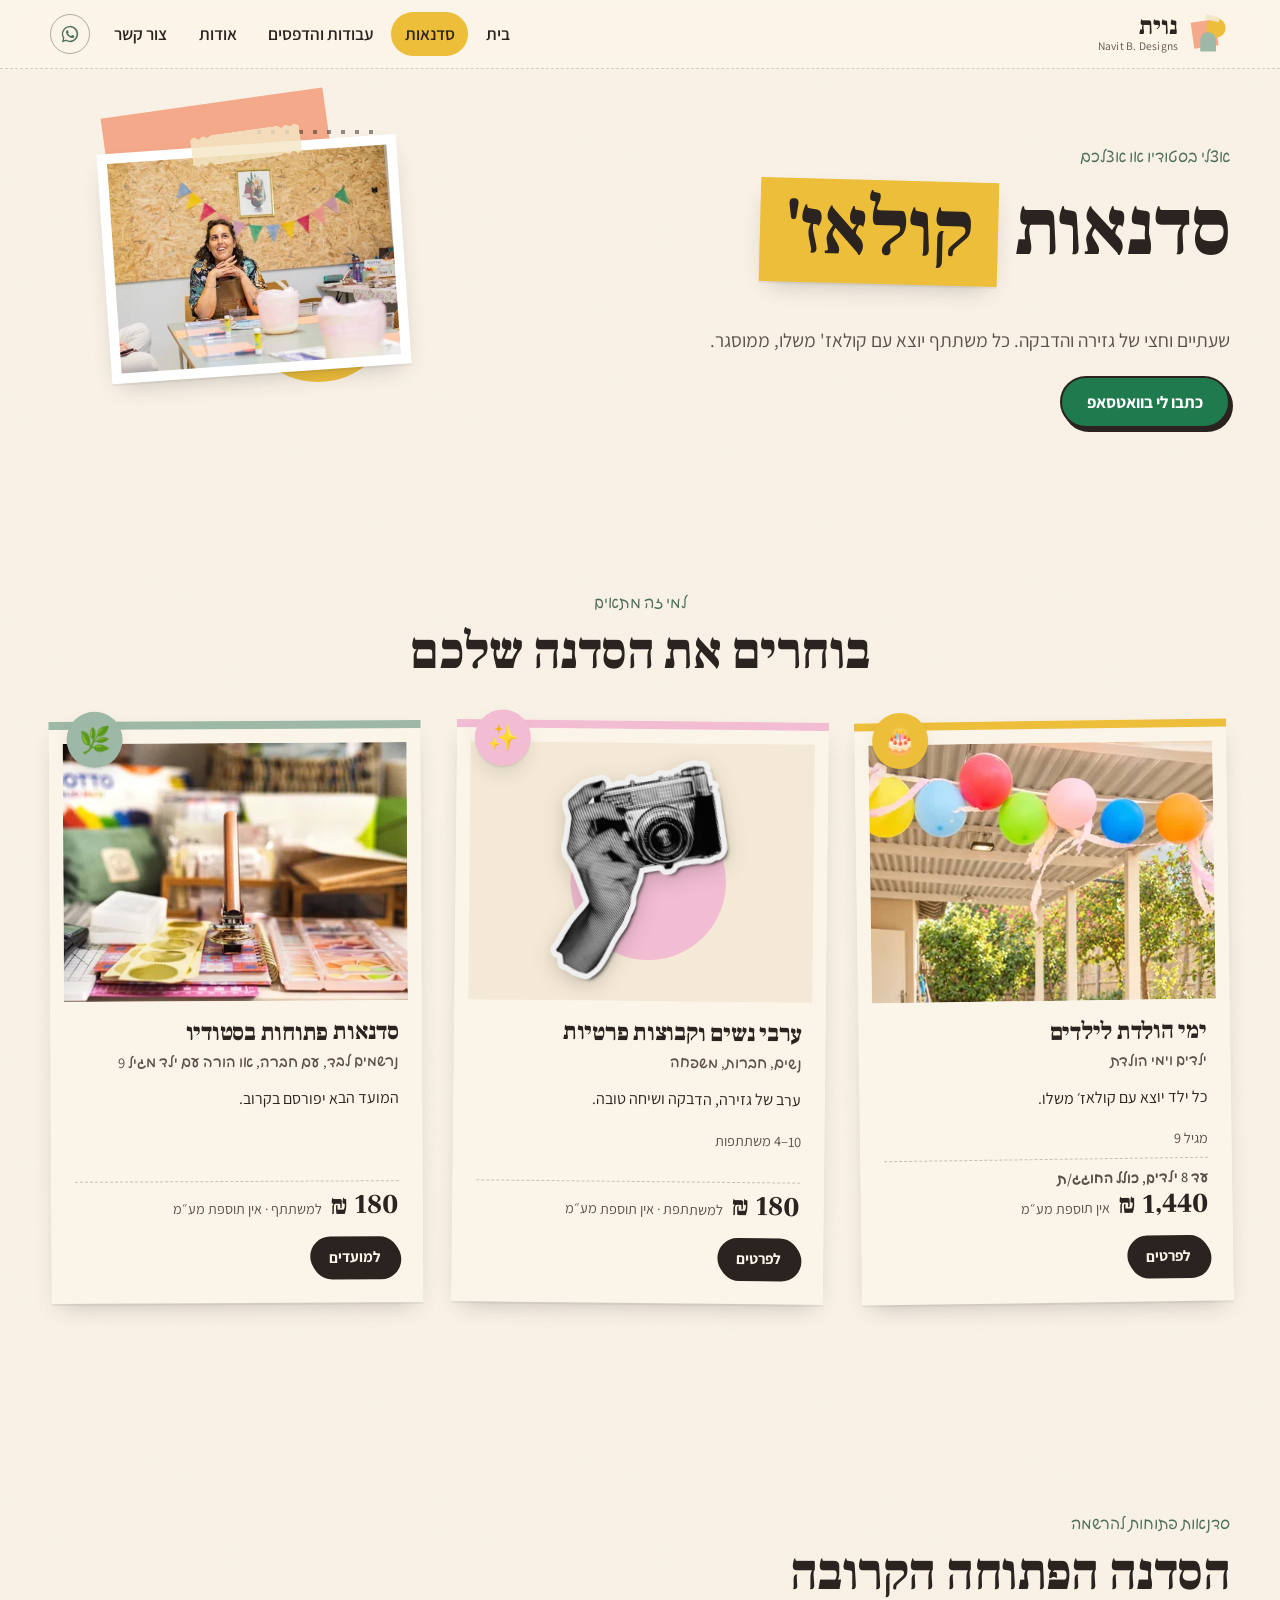
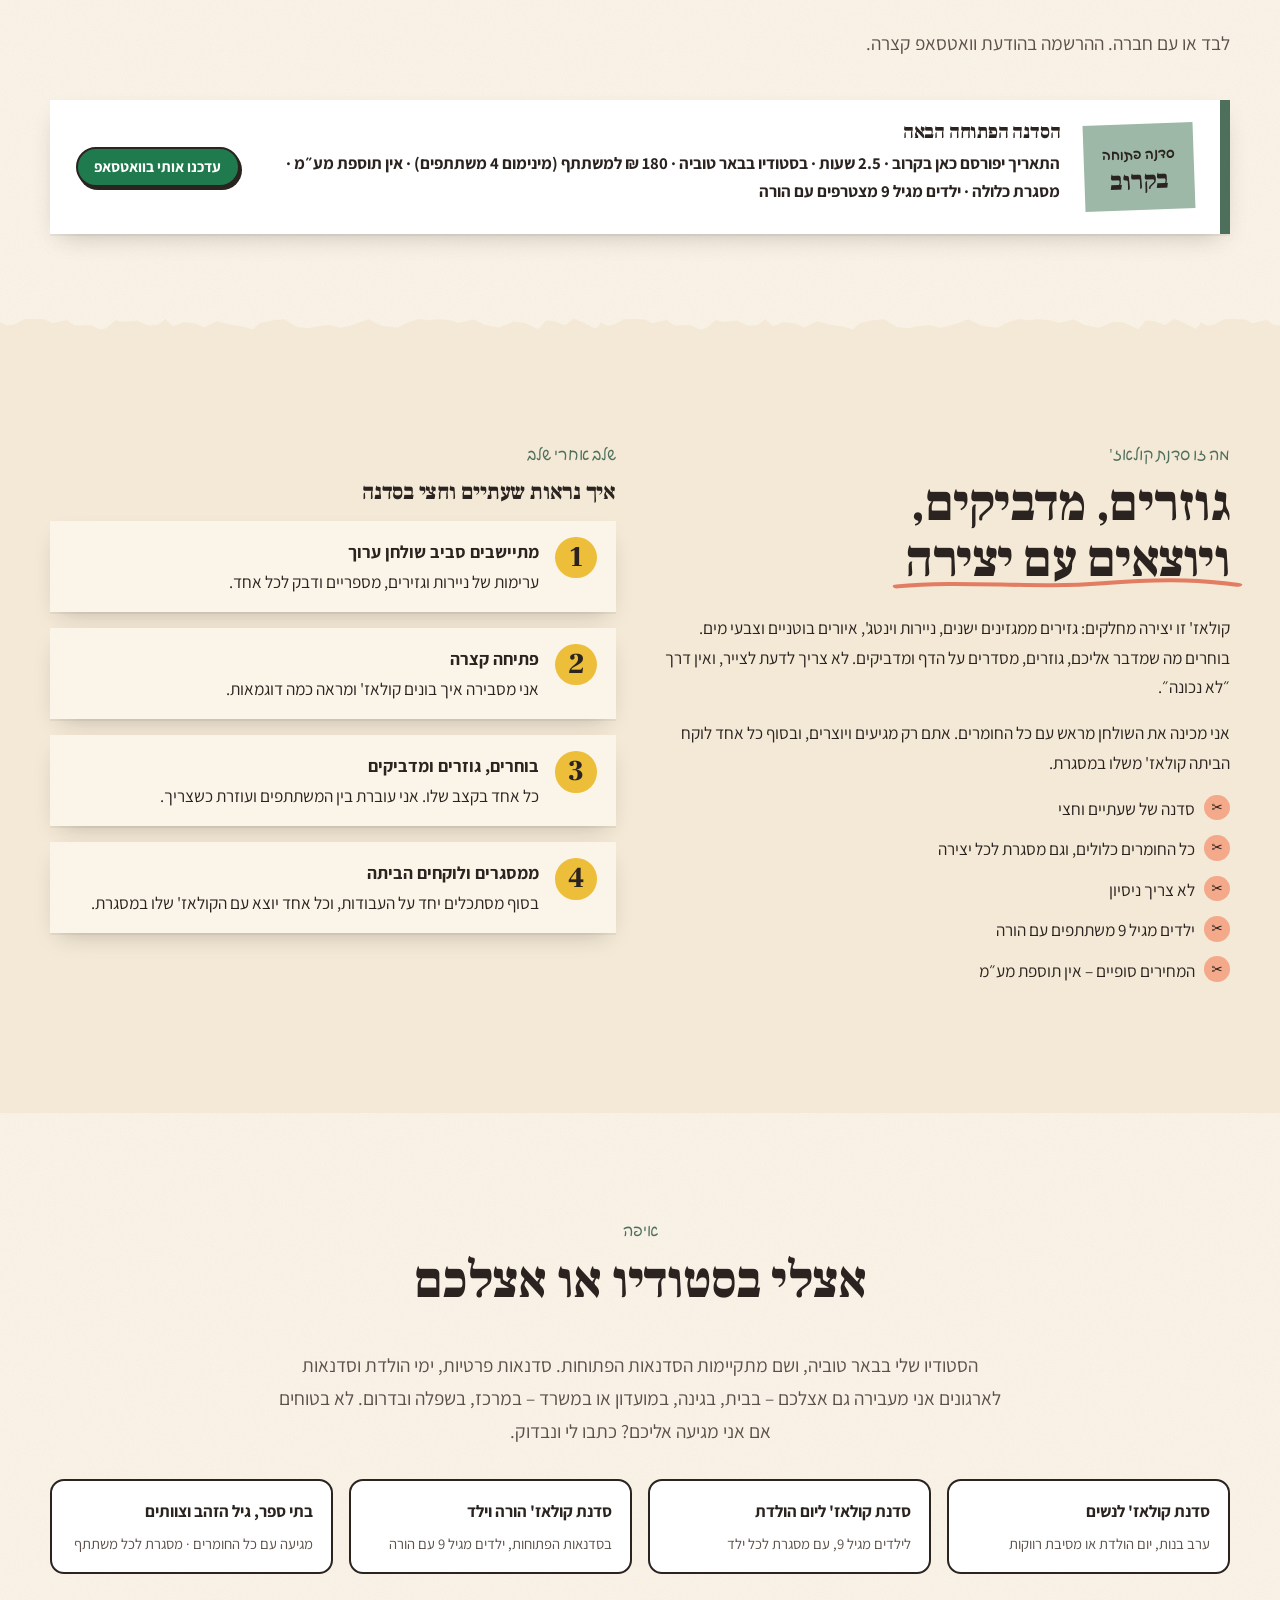
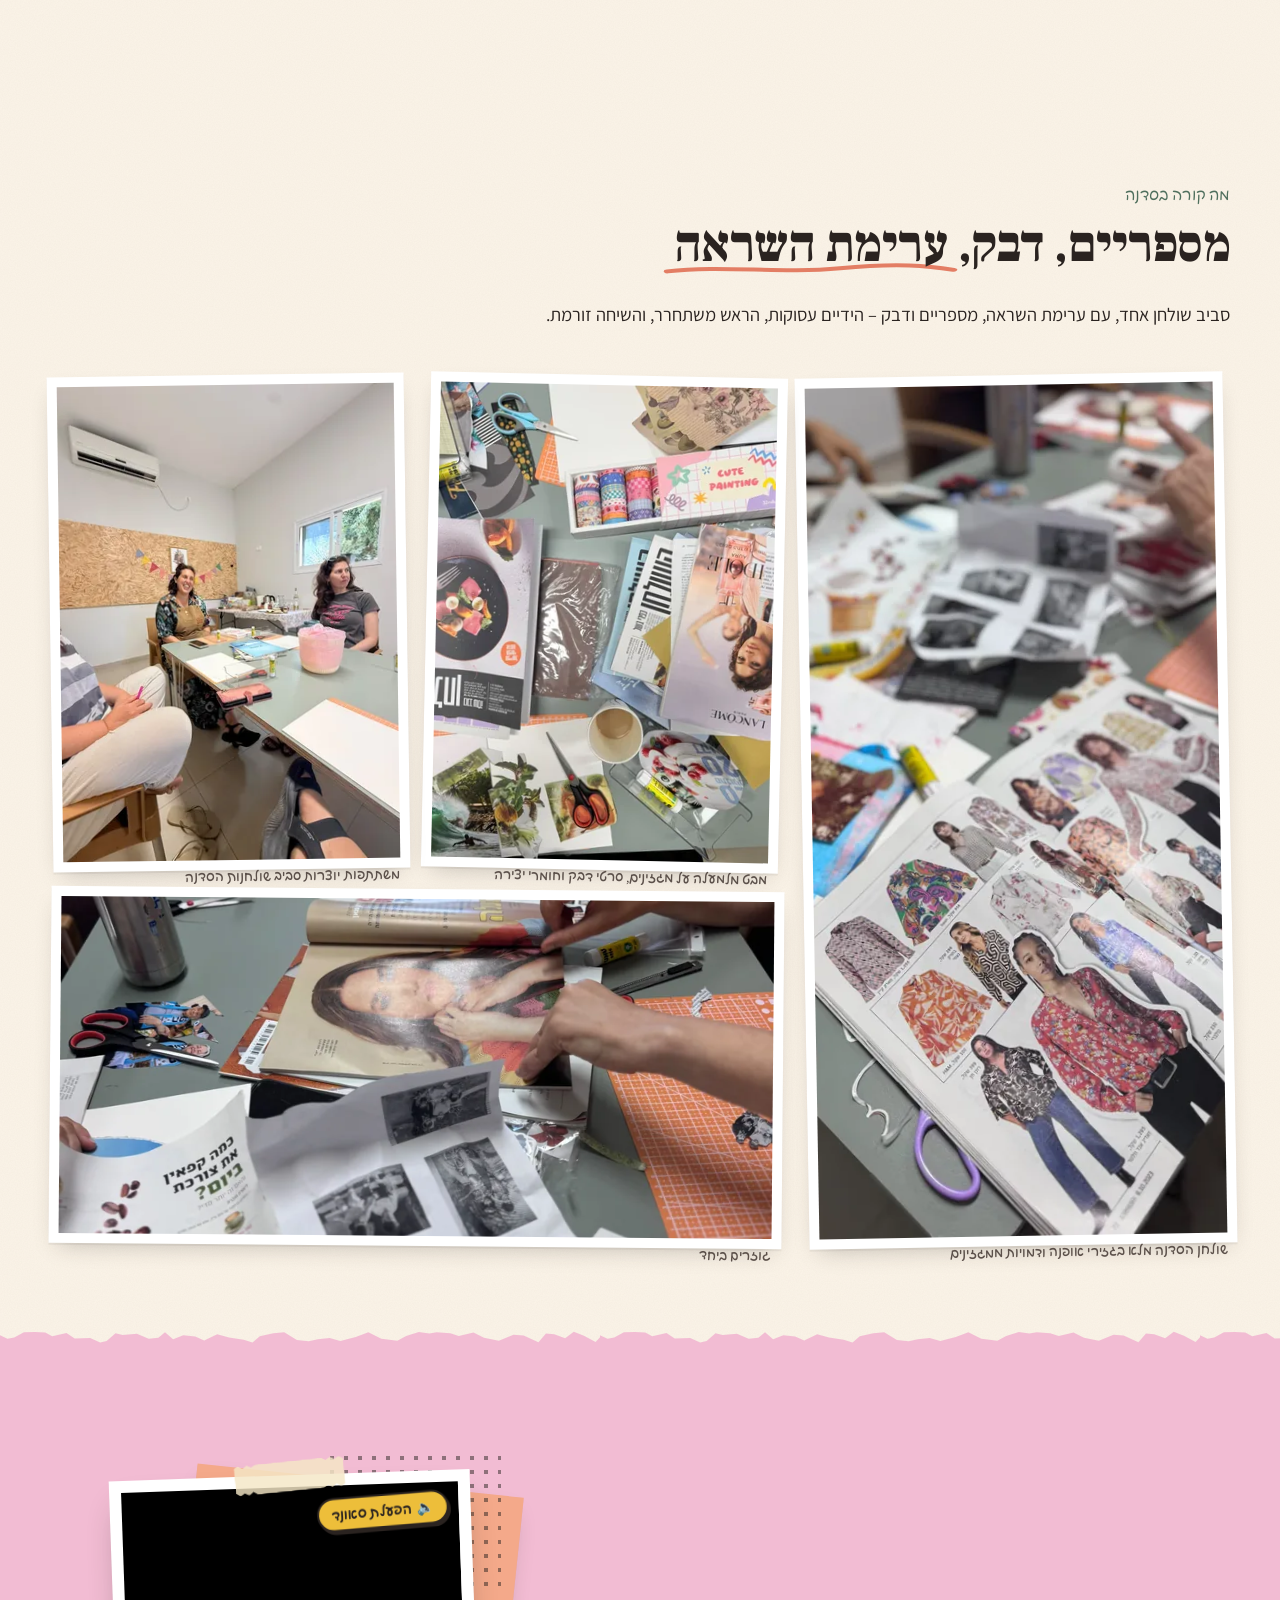
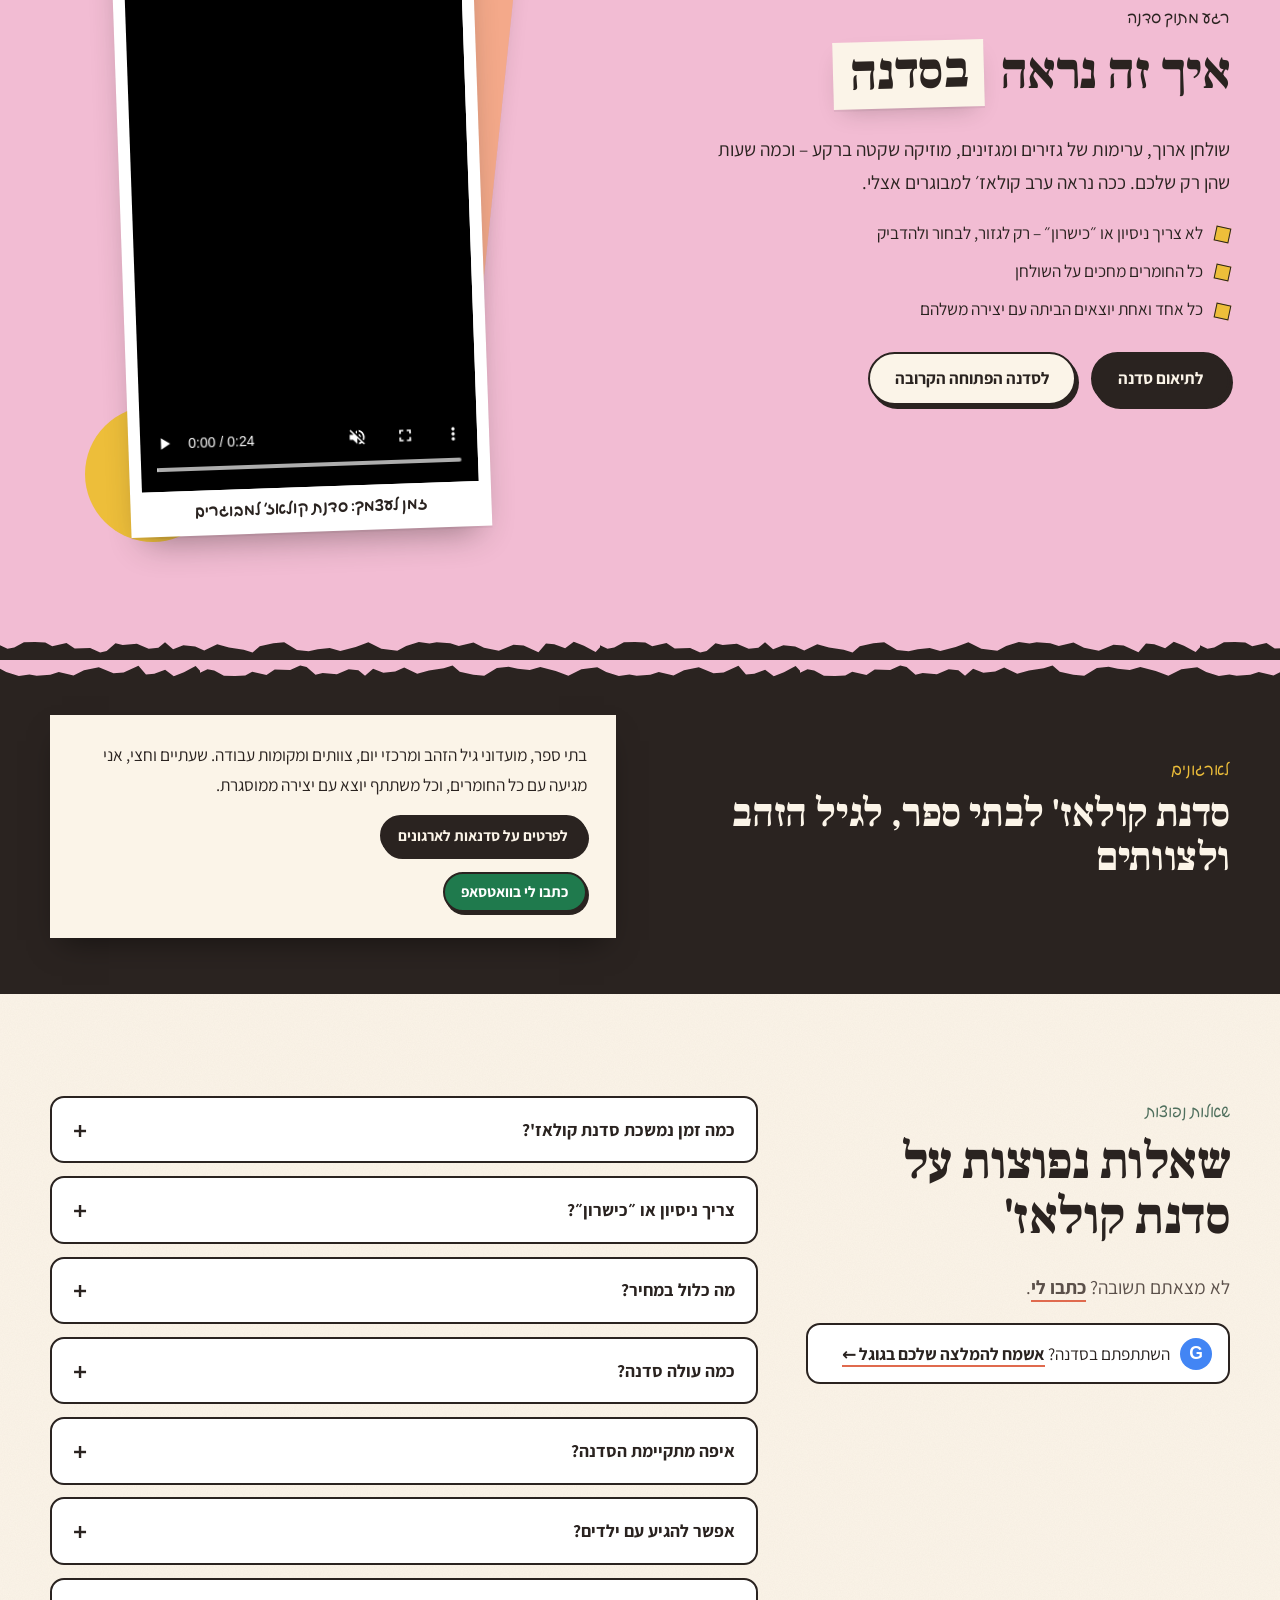
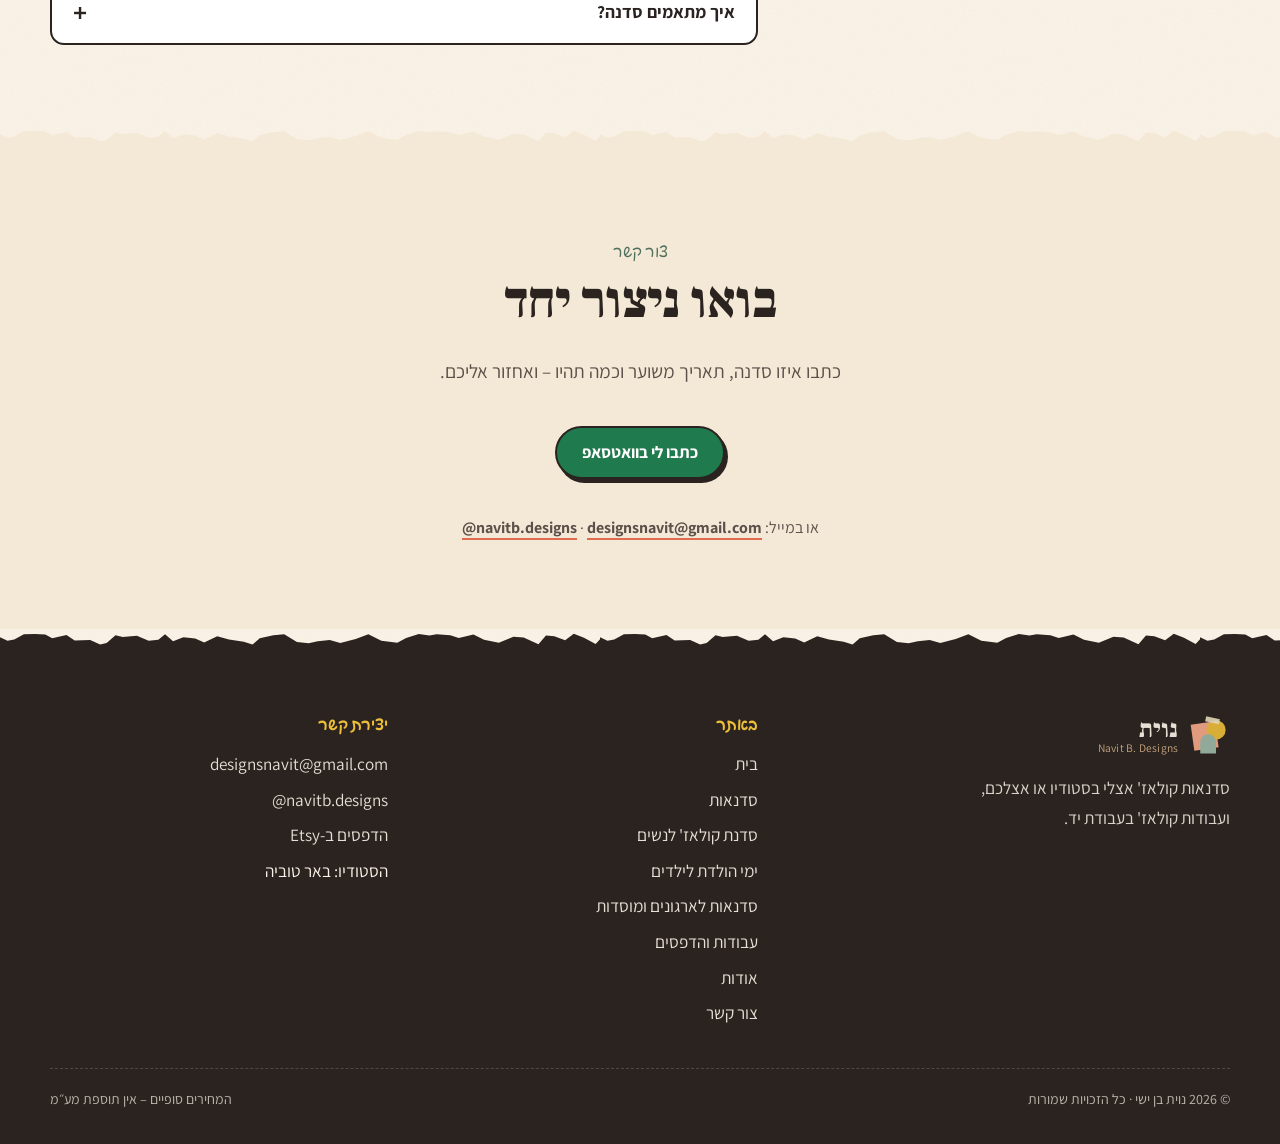
<file: workshops.html>
<!doctype html>
<html lang="he" dir="rtl">
<head>
  <meta charset="utf-8">
  <meta name="viewport" content="width=device-width, initial-scale=1">
  <title>סדנת קולאז' – אצלי בסטודיו או אצלכם | נוית</title>
  <meta name="description" content="סדנת קולאז&#x27; של שעתיים וחצי לנשים, לימי הולדת, להורה וילד, לבתי ספר ולארגונים. כל החומרים ומסגרת לכל יצירה. אצלי בסטודיו או אצלכם. אין תוספת מע״מ.">
  <link rel="canonical" href="https://navitdesigns.co.il/workshops.html">
  <meta name="theme-color" content="#FBF4E8">
  <meta property="og:type" content="website">
  <meta property="og:locale" content="he_IL">
  <meta property="og:site_name" content="נוית – Navit B. Designs">
  <meta property="og:title" content="סדנת קולאז&#x27; – אצלי בסטודיו או אצלכם | נוית">
  <meta property="og:description" content="סדנת קולאז&#x27; של שעתיים וחצי לנשים, לימי הולדת, להורה וילד, לבתי ספר ולארגונים. כל החומרים ומסגרת לכל יצירה. אצלי בסטודיו או אצלכם. אין תוספת מע״מ.">
  <meta property="og:url" content="https://navitdesigns.co.il/workshops.html">
  <meta property="og:image" content="https://navitdesigns.co.il/images/og-workshops.jpg">
  <meta property="og:image:width" content="1200">
  <meta property="og:image:height" content="630">
  <meta property="og:image:alt" content="סדנת קולאז׳ של נוית">
  <meta name="twitter:card" content="summary_large_image">
  <meta name="twitter:title" content="סדנת קולאז&#x27; – אצלי בסטודיו או אצלכם | נוית">
  <meta name="twitter:description" content="סדנת קולאז&#x27; של שעתיים וחצי לנשים, לימי הולדת, להורה וילד, לבתי ספר ולארגונים. כל החומרים ומסגרת לכל יצירה. אצלי בסטודיו או אצלכם. אין תוספת מע״מ.">
  <meta name="twitter:image" content="https://navitdesigns.co.il/images/og-workshops.jpg">
  <link rel="icon" href="images/ui/favicon.svg" type="image/svg+xml">
  <link rel="icon" href="images/ui/favicon-32.png" type="image/png" sizes="32x32">
  <link rel="apple-touch-icon" href="images/ui/apple-touch-icon.png">
  <script>document.documentElement.className+=" js"</script>
  <link rel="preload" href="fonts/frank-ruhl-libre-hebrew-c75011.woff2" as="font" type="font/woff2" crossorigin>
  <link rel="preload" href="fonts/assistant-hebrew-27533b.woff2" as="font" type="font/woff2" crossorigin>
  <link rel="preload" as="image" type="image/webp" imagesrcset="images/photos/navit-seated-workshop-480.webp 480w, images/photos/navit-seated-workshop-800.webp 800w, images/photos/navit-seated-workshop.webp 1600w" imagesizes="(max-width:880px) 78vw, 300px" fetchpriority="high">
  <link rel="stylesheet" href="styles.css">
<style>/* SEO preview v2 additions */
.hero-areas{font-weight:600;margin-top:.4rem}
.steps-h{font-size:1.4rem;margin:.2rem 0 1rem}
.aud-links{display:grid;grid-template-columns:repeat(4,1fr);gap:1rem;margin-top:2rem}
.aud-link{display:flex;flex-direction:column;gap:.35rem;background:#fff;border:2px solid var(--ink);border-radius:var(--radius);padding:1rem 1.1rem;text-decoration:none;color:var(--ink)}
.aud-link b{font-size:1.05rem}.aud-link span{font-size:.92rem;color:var(--ink-soft)}
.aud-link:hover{background:var(--paper)}
.g-reviews{display:flex;gap:.6rem;align-items:center;margin-top:1.2rem;background:#fff;border:2px solid var(--ink);border-radius:var(--radius);padding:.8rem 1rem}
.g-mark{flex:none;width:2rem;height:2rem;border-radius:50%;display:grid;place-items:center;font:700 1.1rem/1 Arial,sans-serif;color:#fff;background:#4285F4}
.areas-text{max-width:46rem;margin:0 auto;text-align:center}
.org-cards{display:grid;grid-template-columns:repeat(3,1fr);gap:1.4rem;margin-top:1.5rem}
.org-card{background:#fff;border:2px solid var(--ink);border-radius:var(--radius);padding:1.4rem 1.3rem}
.org-card h3{margin:.3rem 0 .5rem}.org-card .ic{font-size:1.6rem}
.org-card ul{margin:.6rem 0 0;padding-inline-start:1.1rem}.org-card li{margin:.25rem 0}
.price-box{background:#fff;border:2px solid var(--ink);border-radius:var(--radius);padding:1.3rem 1.4rem}
.price-box b.big{font-size:2rem;display:block}
@media (max-width:880px){.aud-links{grid-template-columns:1fr 1fr}.org-cards{grid-template-columns:1fr}}
@media (max-width:560px){.aud-links{grid-template-columns:1fr}}
</style>

  <script type="application/ld+json">{"@context":"https://schema.org","@graph":[{"@type":"LocalBusiness","@id":"https://navitdesigns.co.il/#business","name":"נוית – סדנאות קולאז' ויצירות בעבודת יד","alternateName":"Navit B. Designs","description":"סדנאות קולאז' לימי הולדת, לערבי נשים, להורה וילד, לקבוצות ולארגונים – אצלי בסטודיו בבאר טוביה או אצלכם, במרכז, בשפלה ובדרום. והדפסים של קולאז'ים בעבודת יד.","url":"https://navitdesigns.co.il/","image":["https://navitdesigns.co.il/images/og-workshops.jpg","https://navitdesigns.co.il/images/og-image-2026-10.jpg"],"logo":"https://navitdesigns.co.il/images/ui/apple-touch-icon.png","telephone":"+972525326333","email":"designsnavit@gmail.com","priceRange":"50 עד 1,800 ₪","currenciesAccepted":"ILS","address":{"@type":"PostalAddress","addressLocality":"באר טוביה","addressCountry":"IL"},"areaServed":[{"@type":"AdministrativeArea","name":"מחוז המרכז"},{"@type":"AdministrativeArea","name":"השפלה"},{"@type":"AdministrativeArea","name":"מחוז הדרום"}],"sameAs":["https://www.instagram.com/navitb.designs/","https://www.etsy.com/il-en/shop/NaviNavit"],"founder":{"@id":"https://navitdesigns.co.il/#navit"},"knowsLanguage":"he","hasOfferCatalog":{"@type":"OfferCatalog","name":"סדנאות קולאז'","itemListElement":[{"@type":"Offer","itemOffered":{"@id":"https://navitdesigns.co.il/birthday.html#service"}},{"@type":"Offer","itemOffered":{"@id":"https://navitdesigns.co.il/women.html#service"}},{"@type":"Offer","itemOffered":{"@id":"https://navitdesigns.co.il/workshops.html#open-service"}},{"@type":"Offer","itemOffered":{"@id":"https://navitdesigns.co.il/workshops.html#orgs-service"}}]}},{"@type":"Service","@id":"https://navitdesigns.co.il/birthday.html#service","name":"סדנת קולאז' ליום הולדת","serviceType":"סדנת יצירה ליום הולדת לילדים","description":"סדנת קולאז' ליום הולדת, שעתיים וחצי, מגיל 9. עד 8 ילדים 1,440 ₪, כל ילד נוסף 180 ₪.","provider":{"@id":"https://navitdesigns.co.il/#business"},"areaServed":[{"@type":"AdministrativeArea","name":"מחוז המרכז"},{"@type":"AdministrativeArea","name":"השפלה"},{"@type":"AdministrativeArea","name":"מחוז הדרום"}],"audience":{"@type":"PeopleAudience","suggestedMinAge":9},"offers":[{"@type":"Offer","priceCurrency":"ILS","price":"1440","description":"עד 8 ילדים, כולל החוגג/ת","availability":"https://schema.org/InStock"},{"@type":"Offer","priceCurrency":"ILS","price":"180","description":"כל ילד נוסף מעל 8","availability":"https://schema.org/InStock"}]},{"@type":"Service","@id":"https://navitdesigns.co.il/women.html#service","name":"סדנת קולאז' לנשים וערבי בנות","serviceType":"סדנת יצירה לנשים","alternateName":["ערב בנות יצירה","סדנת יצירה לנשים","סדנת קולאז' למסיבת רווקות","סדנת יצירה ליום הולדת למבוגרים"],"description":"סדנת קולאז' לנשים וקבוצות פרטיות: ערב בנות, ערב חברות, יום הולדת למבוגרות, מסיבת רווקות או ערב צוות קטן. שעתיים וחצי, קבוצה של 4 עד 10, אצלי בסטודיו או אצלכן. אין צורך בניסיון, וכל משתתפת יוצאת עם הקולאז' שלה.","url":"https://navitdesigns.co.il/women.html","image":"https://navitdesigns.co.il/images/og-women.jpg","provider":{"@id":"https://navitdesigns.co.il/#business"},"areaServed":[{"@type":"AdministrativeArea","name":"מחוז המרכז"},{"@type":"AdministrativeArea","name":"השפלה"},{"@type":"AdministrativeArea","name":"מחוז הדרום"}],"audience":{"@type":"PeopleAudience","audienceType":"נשים וקבוצות פרטיות"},"offers":{"@type":"Offer","priceCurrency":"ILS","price":"180","description":"למשתתפת, קבוצה של 4 עד 10. אין תוספת מע״מ.","availability":"https://schema.org/InStock","url":"https://navitdesigns.co.il/women.html","priceSpecification":{"@type":"UnitPriceSpecification","price":"180","priceCurrency":"ILS","unitText":"למשתתפת"},"eligibleQuantity":{"@type":"QuantitativeValue","minValue":4,"maxValue":10,"unitText":"משתתפות"}}},{"@type":"Service","@id":"https://navitdesigns.co.il/workshops.html#open-service","name":"סדנת קולאז' פתוחה בבאר טוביה","serviceType":"סדנת יצירה פתוחה להרשמה","description":"סדנה פתוחה להרשמה אישית בבאר טוביה.","provider":{"@id":"https://navitdesigns.co.il/#business"},"areaServed":[{"@type":"AdministrativeArea","name":"מחוז המרכז"},{"@type":"AdministrativeArea","name":"השפלה"},{"@type":"AdministrativeArea","name":"מחוז הדרום"}],"offers":[{"@type":"Offer","priceCurrency":"ILS","price":"180","description":"למשתתף","availability":"https://schema.org/InStock"}]},{"@type":"Service","@id":"https://navitdesigns.co.il/workshops.html#orgs-service","name":"סדנת קולאז' לארגונים","serviceType":"סדנת גיבוש ויצירה לצוותים, מועצות ומוסדות","provider":{"@id":"https://navitdesigns.co.il/#business"},"areaServed":[{"@type":"AdministrativeArea","name":"מחוז המרכז"},{"@type":"AdministrativeArea","name":"השפלה"},{"@type":"AdministrativeArea","name":"מחוז הדרום"}],"offers":{"@type":"Offer","priceCurrency":"ILS","description":"הצעת מחיר מותאמת"}},{"@type":"BreadcrumbList","itemListElement":[{"@type":"ListItem","position":1,"name":"בית","item":"https://navitdesigns.co.il/"},{"@type":"ListItem","position":2,"name":"סדנאות קולאז'","item":"https://navitdesigns.co.il/workshops.html"}]},{"@type":"FAQPage","mainEntity":[{"@type":"Question","name":"כמה זמן נמשכת סדנת קולאז'?","acceptedAnswer":{"@type":"Answer","text":"שעתיים וחצי. זה מספיק זמן לבחור, לגזור, להדביק ולמסגר בלי למהר."}},{"@type":"Question","name":"צריך ניסיון או ״כישרון״?","acceptedAnswer":{"@type":"Answer","text":"לא. אני מסבירה בהתחלה ומלווה לאורך כל הסדנה. בקולאז' אין ״לא נכון״ – בוחרים מה שאוהבים."}},{"@type":"Question","name":"מה כלול במחיר?","acceptedAnswer":{"@type":"Answer","text":"כל החומרים: ניירות, גזירים, מספריים ודבק, הנחיה וליווי, וגם מסגרת לכל יצירה, בלי תוספת תשלום. המחירים סופיים – אין תוספת מע״מ."}},{"@type":"Question","name":"כמה עולה סדנה?","acceptedAnswer":{"@type":"Answer","text":"סדנה פתוחה, ערב נשים, קבוצה פרטית או הורה וילד: 180 ₪ למשתתף, מינימום 4 משתתפים. יום הולדת לילדים: עד 8 ילדים 1,440 ₪, כל ילד נוסף 180 ₪. לארגונים: הצעת מחיר בשיחה. אין תוספת מע״מ."}},{"@type":"Question","name":"איפה מתקיימת הסדנה?","acceptedAnswer":{"@type":"Answer","text":"אצלי בסטודיו בבאר טוביה, או אצלכם – בבית, במועדון או במשרד."}},{"@type":"Question","name":"אפשר להגיע עם ילדים?","acceptedAnswer":{"@type":"Answer","text":"כן. ילדים מגיל 9 משתתפים עם הורה, וזו דרך טובה ליצור יחד. ליום הולדת לילדים יש עמוד נפרד."}},{"@type":"Question","name":"איך מתאמים סדנה?","acceptedAnswer":{"@type":"Answer","text":"כותבים לי בוואטסאפ איזו סדנה, תאריך משוער וכמה תהיו, ואחזור אליכם עם פרטים."}}]}]}</script>
</head><body>
<a class="skip" href="#main">דילוג לתוכן</a>
<header class="site-header"><div class="wrap">
  <a class="logo" href="index.html"><svg class="logo-mark" viewBox="0 0 48 48" aria-hidden="true" focusable="false"><rect x="5" y="9" width="28" height="30" fill="#F4A98A" transform="rotate(-8 19 24)"/><circle cx="32" cy="17" r="11" fill="#EDBE3A"/><path d="M14 44V31a9 9 0 0 1 18 0v13z" fill="#9DB8A6"/><rect x="20" y="3" width="16" height="6" fill="rgba(244,231,198,.9)" transform="rotate(12 28 6)"/></svg><span class="logo-text">נוית<small>Navit B. Designs</small></span></a>
  <button class="menu-btn" type="button" aria-label="פתיחת תפריט" aria-expanded="false" aria-controls="nav"><span></span><span></span><span></span></button>
  <nav class="nav" id="nav" aria-label="ניווט ראשי">
    <a href="index.html">בית</a>
    <a href="workshops.html" aria-current="page">סדנאות</a>
    <a href="shop.html">עבודות והדפסים</a>
    <a href="about.html">אודות</a>
    <a href="contact.html">צור קשר</a>
    <a class="nav-wa" href="https://wa.me/972525326333?text=%D7%94%D7%99%D7%99%20%D7%A0%D7%95%D7%99%D7%AA%2C%20%D7%90%D7%A9%D7%9E%D7%97%20%D7%9C%D7%A9%D7%9E%D7%95%D7%A2%20%D7%A2%D7%9C%20%D7%A1%D7%93%D7%A0%D7%AA%20%D7%A7%D7%95%D7%9C%D7%90%D7%96%27%20%F0%9F%99%82" target="_blank" rel="noopener" aria-label="וואטסאפ"><svg viewBox="0 0 32 32" aria-hidden="true" focusable="false"><path fill="currentColor" d="M16 3a13 13 0 0 0-11.2 19.6L3 29l6.6-1.7A13 13 0 1 0 16 3zm0 23.7c-2 0-4-.6-5.7-1.6l-.4-.2-3.9 1 1-3.8-.3-.4A10.7 10.7 0 1 1 16 26.7zm5.9-8c-.3-.2-1.9-.9-2.2-1s-.5-.2-.7.2-.8 1-1 1.2-.4.2-.7 0a8.8 8.8 0 0 1-4.4-3.8c-.3-.6.3-.5 1-1.7.1-.2 0-.4 0-.6l-1-2.4c-.3-.6-.5-.5-.7-.5h-.6a1.2 1.2 0 0 0-.9.4 3.7 3.7 0 0 0-1.1 2.7 6.4 6.4 0 0 0 1.3 3.4 14.7 14.7 0 0 0 5.6 5c2.1.9 2.9 1 4 .8.6-.1 1.9-.8 2.2-1.6s.3-1.4.2-1.6-.3-.2-.6-.4z"/></svg><span class="nav-wa-label">וואטסאפ</span></a>
  </nav>
</div></header>
<main id="main">
<section class="page-head">
  <div class="deco with-photo" aria-hidden="true"><i class="a"></i><i class="b"></i><i class="c"></i></div>
  <div class="wrap page-head-inner">
    <span class="kicker">אצלי בסטודיו או אצלכם</span>
    <h1>סדנאות <span class="cutout" style="--r:1.5deg;background:var(--mustard)">קולאז'</span></h1>
    <p class="lead">שעתיים וחצי של גזירה והדבקה. כל משתתף יוצא עם קולאז' משלו, ממוסגר.</p>
    <div class="hero-ctas"><a class="btn btn-wa" href="https://wa.me/972525326333?text=%D7%94%D7%99%D7%99%20%D7%A0%D7%95%D7%99%D7%AA%2C%20%D7%90%D7%A9%D7%9E%D7%97%20%D7%9C%D7%A9%D7%9E%D7%95%D7%A2%20%D7%A2%D7%9C%20%D7%A1%D7%93%D7%A0%D7%AA%20%D7%A7%D7%95%D7%9C%D7%90%D7%96%27%20%F0%9F%99%82" target="_blank" rel="noopener">כתבו לי בוואטסאפ</a></div>
  </div>
  <figure class="deco-photo tape"><picture><source type="image/webp" srcset="images/photos/navit-seated-workshop-480.webp 480w, images/photos/navit-seated-workshop-800.webp 800w, images/photos/navit-seated-workshop.webp 1600w" sizes="(max-width:880px) 78vw, 300px"><img src="images/photos/navit-seated-workshop.webp" width="1600" height="1066" alt="נוית יושבת ליד שולחן הסדנה הערוך, עם דגלונים צבעוניים מאחור" style="object-position:40% 50%" decoding="async" fetchpriority="high"></picture></figure>
</section>





<section id="audiences" aria-labelledby="aud-h">
  <div class="wrap">
    <div class="section-head center"><span class="kicker">למי זה מתאים</span><h2 id="aud-h">בוחרים את הסדנה שלכם</h2></div>
    <div class="ws-grid">
    <article class="ws-card reveal c-mustard" id="ws-kids">
      <span class="icon" aria-hidden="true">🎂</span>
      <div class="ws-img"><picture><source type="image/webp" srcset="images/photos/birthday-garden-480.webp 360w, images/photos/birthday-garden-800.webp 600w, images/photos/birthday-garden.webp 1086w" sizes="(max-width:980px) 92vw, 360px"><img src="images/photos/birthday-garden.webp" width="1086" height="1448" alt="שולחן יום הולדת ערוך בחצר עם בלונים, מוכן לסדנת קולאז׳" style="object-position:50% 0%" loading="lazy" decoding="async"></picture></div>
      <div class="ws-body"><h3>ימי הולדת לילדים</h3><div class="aud">ילדים וימי הולדת</div>
        <p>כל ילד יוצא עם קולאז׳ משלו.</p>
        <div class="meta">מגיל 9</div>
        <div class="price"><span class="pkg">עד 8 ילדים, כולל החוגג/ת</span><b>1,440 ₪</b><small>אין תוספת מע״מ</small></div>
        <div class="ws-actions"><a class="btn btn-sm" href="birthday.html">לפרטים</a></div>
      </div>
    </article>
    <article class="ws-card reveal c-pink" id="ws-women">
      <span class="icon" aria-hidden="true">✨</span>
      <div class="ws-img ws-cutout"><picture><source type="image/webp" srcset="images/photos/camera-cutout-480.webp 480w, images/photos/camera-cutout.webp 701w" sizes="(max-width:980px) 92vw, 360px"><img src="images/photos/camera-cutout.webp" width="701" height="868" alt="יד מחזיקה מצלמה ישנה – גזיר שחור-לבן מתוך קולאז׳" loading="lazy" decoding="async"></picture></div>
      <div class="ws-body"><h3>ערבי נשים וקבוצות פרטיות</h3><div class="aud">נשים, חברות, משפחה</div>
        <p>ערב של גזירה, הדבקה ושיחה טובה.</p>
        <div class="meta"><span dir="ltr">4–10</span> משתתפות</div>
        <div class="price"><b>180 ₪</b><small>למשתתפת · אין תוספת מע״מ</small></div>
        <div class="ws-actions"><a class="btn btn-sm" href="women.html">לפרטים</a></div>
      </div>
    </article>
    <article class="ws-card reveal c-sage" id="ws-open">
      <span class="icon" aria-hidden="true">🌿</span>
      <div class="ws-img"><picture><source type="image/webp" srcset="images/photos/paints-table-480.webp 480w, images/photos/paints-table-800.webp 800w, images/photos/paints-table.webp 1600w" sizes="(max-width:980px) 92vw, 360px"><img src="images/photos/paints-table.webp" width="1600" height="1066" alt="שולחן עבודה עם צבעים, מכחולים וחומרי יצירה לפני סדנה" style="object-position:50% 50%" loading="lazy" decoding="async"></picture></div>
      <div class="ws-body"><h3>סדנאות פתוחות בסטודיו</h3><div class="aud">נרשמים לבד, עם חברה, או הורה עם ילד מגיל 9</div>
        <p>המועד הבא יפורסם בקרוב.</p>
        <div class="price"><b>180 ₪</b><small>למשתתף · אין תוספת מע״מ</small></div>
        <div class="ws-actions"><a class="btn btn-sm" href="#dates">למועדים</a></div>
      </div>
    </article>
    </div>
  </div>
</section>

<section id="dates" aria-labelledby="dates-h">
  <span id="open" class="anchor" aria-hidden="true"></span>
  <div class="wrap">
    <div class="section-head"><span class="kicker">סדנאות פתוחות להרשמה</span><h2 id="dates-h">הסדנה הפתוחה הקרובה</h2>
      <p class="lead">לבד או עם חברה. ההרשמה בהודעת וואטסאפ קצרה.</p></div>
    <div class="dates"><article class="date-card reveal"><div class="date-badge"><span>סדנה פתוחה</span><b>בקרוב</b></div>
    <div><h3>הסדנה הפתוחה הבאה</h3><p class="date-line">התאריך יפורסם כאן בקרוב · 2.5 שעות · בסטודיו בבאר טוביה · 180 ₪ למשתתף (מינימום 4 משתתפים) · אין תוספת מע״מ · מסגרת כלולה · ילדים מגיל 9 מצטרפים עם הורה</p></div>
    <div class="date-reg"><a class="btn btn-sm btn-wa" href="https://wa.me/972525326333?text=%D7%94%D7%99%D7%99%20%D7%A0%D7%95%D7%99%D7%AA%2C%20%D7%90%D7%A9%D7%9E%D7%97%20%D7%9C%D7%A9%D7%9E%D7%95%D7%A2%20%D7%9B%D7%A9%D7%99%D7%99%D7%A4%D7%AA%D7%97%20%D7%9E%D7%95%D7%A2%D7%93%20%D7%9C%D7%A1%D7%93%D7%A0%D7%94%20%D7%A4%D7%AA%D7%95%D7%97%D7%94" target="_blank" rel="noopener">עדכנו אותי בוואטסאפ</a></div></article></div>
  </div>
</section>


<section id="about-ws" class="band torn-top" aria-labelledby="about-ws-h">
  <div class="wrap two-col">
    <div class="reveal">
      <span class="kicker">מה זו סדנת קולאז'</span>
      <h2 id="about-ws-h">גוזרים, מדביקים, <span class="scribble">ויוצאים עם יצירה</span></h2>
      <p>קולאז' זו יצירה מחלקים: גזירים ממגזינים ישנים, ניירות וינטג', איורים בוטניים וצבעי מים. בוחרים מה שמדבר אליכם, גוזרים, מסדרים על הדף ומדביקים. לא צריך לדעת לצייר, ואין דרך ״לא נכונה״.</p>
      <p>אני מכינה את השולחן מראש עם כל החומרים. אתם רק מגיעים ויוצרים, ובסוף כל אחד לוקח הביתה קולאז' משלו במסגרת.</p>
      <ul class="checklist">
        <li>סדנה של שעתיים וחצי</li>
        <li>כל החומרים כלולים, וגם מסגרת לכל יצירה</li>
        <li>לא צריך ניסיון</li>
        <li>ילדים מגיל 9 משתתפים עם הורה</li>
        <li>המחירים סופיים – אין תוספת מע״מ</li>
      </ul>
    </div>
    <div class="reveal">
      <span class="kicker">שלב אחרי שלב</span>
      <h3 class="steps-h">איך נראות שעתיים וחצי בסדנה</h3>
      <ol class="steps"><li><div><b>מתיישבים סביב שולחן ערוך</b>ערימות של ניירות וגזירים, מספריים ודבק לכל אחד.</div></li><li><div><b>פתיחה קצרה</b>אני מסבירה איך בונים קולאז' ומראה כמה דוגמאות.</div></li><li><div><b>בוחרים, גוזרים ומדביקים</b>כל אחד בקצב שלו. אני עוברת בין המשתתפים ועוזרת כשצריך.</div></li><li><div><b>ממסגרים ולוקחים הביתה</b>בסוף מסתכלים יחד על העבודות, וכל אחד יוצא עם הקולאז' שלו במסגרת.</div></li></ol>
    </div>
  </div>
</section>

<section id="areas" aria-labelledby="areas-h">
  <div class="wrap">
    <div class="section-head center"><span class="kicker">איפה</span><h2 id="areas-h">אצלי בסטודיו או אצלכם</h2></div>
    <p class="lead areas-text">הסטודיו שלי בבאר טוביה, ושם מתקיימות הסדנאות הפתוחות. סדנאות פרטיות, ימי הולדת וסדנאות לארגונים אני מעבירה גם אצלכם – בבית, בגינה, במועדון או במשרד – במרכז, בשפלה ובדרום. לא בטוחים אם אני מגיעה אליכם? כתבו לי ונבדוק.</p>
    <div class="aud-links">
      <a class="aud-link" href="women.html"><b>סדנת קולאז' לנשים</b><span>ערב בנות, יום הולדת או מסיבת רווקות</span></a>
      <a class="aud-link" href="birthday.html"><b>סדנת קולאז' ליום הולדת</b><span>לילדים מגיל 9, עם מסגרת לכל ילד</span></a>
      <a class="aud-link" href="#dates"><b>סדנת קולאז' הורה וילד</b><span>בסדנאות הפתוחות, ילדים מגיל 9 עם הורה</span></a>
      <a class="aud-link" href="organizations.html"><b>בתי ספר, גיל הזהב וצוותים</b><span>מגיעה עם כל החומרים · מסגרת לכל משתתף</span></a>
    </div>
  </div>
</section>

<section class="torn-top" aria-labelledby="what-h">
  <div class="wrap">
    <div class="intro-text reveal">
      <span class="kicker">מה קורה בסדנה</span>
      <h2 id="what-h">מספריים, דבק, <span class="scribble">ערימת השראה</span></h2>
      <p>סביב שולחן אחד, עם ערימת השראה, מספריים ודבק – הידיים עסוקות, הראש משתחרר, והשיחה זורמת.</p>
    </div>
    <div class="gallery wide"><figure class="reveal"><picture><source type="image/webp" srcset="images/photos/workshop-06-480.webp 360w, images/photos/workshop-06-800.webp 600w, images/photos/workshop-06.webp 1200w" sizes="(max-width:600px) 92vw, 440px"><img src="images/photos/workshop-06.webp" width="1200" height="1600" alt="שולחן הסדנה מלא בגזירי אופנה ודמויות ממגזינים" style="object-position:50% 50%" loading="lazy" decoding="async"></picture><figcaption>שולחן הסדנה מלא בגזירי אופנה ודמויות ממגזינים</figcaption></figure><figure class="reveal"><picture><source type="image/webp" srcset="images/photos/workshop-09-480.webp 360w, images/photos/workshop-09-800.webp 600w, images/photos/workshop-09.webp 1200w" sizes="(max-width:600px) 46vw, 330px"><img src="images/photos/workshop-09.webp" width="1200" height="1600" alt="מבט מלמעלה על מגזינים, סרטי דבק וחומרי יצירה" style="object-position:50% 50%" loading="lazy" decoding="async"></picture><figcaption>מבט מלמעלה על מגזינים, סרטי דבק וחומרי יצירה</figcaption></figure><figure class="reveal"><picture><source type="image/webp" srcset="images/photos/workshop-13-480.webp 360w, images/photos/workshop-13-800.webp 600w, images/photos/workshop-13.webp 1200w" sizes="(max-width:600px) 46vw, 330px"><img src="images/photos/workshop-13.webp" width="1200" height="1600" alt="משתתפות יוצרות סביב שולחנות הסדנה" style="object-position:50% 50%" loading="lazy" decoding="async"></picture><figcaption>משתתפות יוצרות סביב שולחנות הסדנה</figcaption></figure><figure class="reveal"><picture><source type="image/webp" srcset="images/photos/hands-cutting-table-480.webp 480w, images/photos/hands-cutting-table-800.webp 800w, images/photos/hands-cutting-table.webp 1600w" sizes="(max-width:600px) 92vw, 680px"><img src="images/photos/hands-cutting-table.webp" width="1600" height="2133" alt="ידיים רבות גוזרות מגזינים סביב שולחן ארוך בסדנת קולאז׳" style="object-position:50% 55%" loading="lazy" decoding="async"></picture><figcaption>גוזרים ביחד</figcaption></figure></div>
  </div>
</section>

<section id="video" class="band-pink torn-top torn-bottom video-sec">
  <div class="wrap video-grid">
    <div class="video-text reveal">
      <span class="kicker" style="color:var(--ink)">רגע מתוך סדנה</span>
      <h2>איך זה נראה <span class="cutout" style="--r:-1.5deg;background:var(--paper)">בסדנה</span></h2>
      <p class="lead" style="color:var(--ink)">שולחן ארוך, ערימות של גזירים ומגזינים, מוזיקה שקטה ברקע – וכמה שעות שהן רק שלכם. ככה נראה ערב קולאז׳ למבוגרים אצלי.</p>
      <ul class="video-points">
        <li>לא צריך ניסיון או ״כישרון״ – רק לגזור, לבחור ולהדביק</li>
        <li>כל החומרים מחכים על השולחן</li>
        <li>כל אחד ואחת יוצאים הביתה עם יצירה משלהם</li>
      </ul>
      <div class="hero-ctas"><a class="btn" href="#contact">לתיאום סדנה</a><a class="btn btn-light" href="#dates">לסדנה הפתוחה הקרובה</a></div>
    </div>
    <div class="video-art">
      <i class="va-peach" aria-hidden="true"></i><i class="va-circle" aria-hidden="true"></i><i class="va-dots" aria-hidden="true"></i>
      <figure class="video-frame tape">
        <video class="ws-video" autoplay muted loop playsinline controls preload="metadata" poster="images/workshops/workshop-video-poster.jpg" width="478" height="850" aria-label="סרטון קצר מסדנת קולאז׳ למבוגרים">
          <source src="videos/workshop-highlight.webm" type="video/webm">
          <source src="videos/workshop-highlight.mp4" type="video/mp4">
          <a href="videos/workshop-highlight.mp4">לצפייה בסרטון מהסדנה</a>
        </video>
        <button type="button" class="video-sound" aria-pressed="false" hidden>🔈 <span>הפעלת סאונד</span></button>
        <figcaption>זמן לעצמך: סדנת קולאז׳ למבוגרים</figcaption>
      </figure>
    </div>
  </div>
</section>

<section id="orgs" class="band-ink torn-top orgs-sec" aria-labelledby="orgs-h">
  <div class="wrap two-col" style="align-items:center">
    <div><span class="kicker" style="color:var(--mustard)">לארגונים</span><h2 id="orgs-h" style="font-size:clamp(1.8rem,3.5vw,2.5rem)">סדנת קולאז' לבתי ספר, לגיל הזהב ולצוותים</h2></div>
    <div class="orgs-box reveal"><p>בתי ספר, מועדוני גיל הזהב ומרכזי יום, צוותים ומקומות עבודה. שעתיים וחצי, אני מגיעה עם כל החומרים, וכל משתתף יוצא עם יצירה ממוסגרת.</p><p><a class="btn btn-sm" href="organizations.html">לפרטים על סדנאות לארגונים</a></p>
      <div class="row"><a class="btn btn-sm btn-wa" href="https://wa.me/972525326333?text=%D7%94%D7%99%D7%99%20%D7%A0%D7%95%D7%99%D7%AA%2C%20%D7%90%D7%A9%D7%9E%D7%97%20%D7%9C%D7%94%D7%A6%D7%A2%D7%94%20%D7%9C%D7%A1%D7%93%D7%A0%D7%94%20%D7%9C%D7%A6%D7%95%D7%95%D7%AA%20%D7%90%D7%95%20%D7%9C%D7%90%D7%A8%D7%92%D7%95%D7%9F%20%D7%A9%D7%9C%D7%A0%D7%95" target="_blank" rel="noopener">כתבו לי בוואטסאפ</a></div></div>
  </div>
</section>
<section id="faq" aria-labelledby="faq-h">
  <div class="wrap faq-wrap">
    <div class="faq-side reveal"><span class="kicker">שאלות נפוצות</span><h2 id="faq-h">שאלות נפוצות על סדנת קולאז'</h2>
      <p class="lead">לא מצאתם תשובה? <a class="link" href="#contact">כתבו לי</a>.</p>
      <p class="g-reviews"><span class="g-mark" aria-hidden="true">G</span><span>השתתפתם בסדנה? <a class="link" href="https://g.page/r/CfE5vIFgDQgwEBM/review" target="_blank" rel="noopener">אשמח להמלצה שלכם בגוגל ←</a></span></p></div>
    <div class="faq"><details><summary>כמה זמן נמשכת סדנת קולאז'?</summary><p>שעתיים וחצי. זה מספיק זמן לבחור, לגזור, להדביק ולמסגר בלי למהר.</p></details>
      <details><summary>צריך ניסיון או ״כישרון״?</summary><p>לא. אני מסבירה בהתחלה ומלווה לאורך כל הסדנה. בקולאז' אין ״לא נכון״ – בוחרים מה שאוהבים.</p></details>
      <details><summary>מה כלול במחיר?</summary><p>כל החומרים: ניירות, גזירים, מספריים ודבק, הנחיה וליווי, וגם מסגרת לכל יצירה, בלי תוספת תשלום. המחירים סופיים – אין תוספת מע״מ.</p></details>
      <details><summary>כמה עולה סדנה?</summary><p>סדנה פתוחה, ערב נשים, קבוצה פרטית או הורה וילד: 180 ₪ למשתתף, מינימום 4 משתתפים. יום הולדת לילדים: עד 8 ילדים 1,440 ₪, כל ילד נוסף 180 ₪. לארגונים: הצעת מחיר בשיחה. אין תוספת מע״מ.</p></details>
      <details><summary>איפה מתקיימת הסדנה?</summary><p>אצלי בסטודיו בבאר טוביה, או אצלכם – בבית, במועדון או במשרד.</p></details>
      <details><summary>אפשר להגיע עם ילדים?</summary><p>כן. ילדים מגיל 9 משתתפים עם הורה, וזו דרך טובה ליצור יחד. ליום הולדת לילדים יש <a class="link" href="birthday.html">עמוד נפרד</a>.</p></details>
      <details><summary>איך מתאמים סדנה?</summary><p>כותבים לי בוואטסאפ איזו סדנה, תאריך משוער וכמה תהיו, ואחזור אליכם עם פרטים.</p></details></div>
  </div>
</section>
</main>
<section id="contact" class="contact-sec band torn-top" aria-labelledby="contact-h">
  <div class="wrap">
    <div class="section-head center"><span class="kicker">צור קשר</span><h2 id="contact-h">בואו ניצור יחד</h2>
      <p class="lead">כתבו איזו סדנה, תאריך משוער וכמה תהיו – ואחזור אליכם.</p></div>
    <p class="center-cta"><a class="btn btn-wa" href="https://wa.me/972525326333?text=%D7%94%D7%99%D7%99%20%D7%A0%D7%95%D7%99%D7%AA%2C%20%D7%90%D7%A9%D7%9E%D7%97%20%D7%9C%D7%A9%D7%9E%D7%95%D7%A2%20%D7%A2%D7%9C%20%D7%A1%D7%93%D7%A0%D7%AA%20%D7%A7%D7%95%D7%9C%D7%90%D7%96%27%20%F0%9F%99%82" target="_blank" rel="noopener">כתבו לי בוואטסאפ</a></p>
    <p class="contact-note">או במייל: <a class="link" href="mailto:designsnavit@gmail.com" dir="ltr">designsnavit@gmail.com</a> · <a class="link" href="https://www.instagram.com/navitb.designs/" target="_blank" rel="noopener" dir="ltr">@navitb.designs</a></p>
  </div>
</section>
<footer class="site-footer"><div class="wrap"><div class="foot-grid">
  <div><a class="logo" href="index.html"><svg class="logo-mark" viewBox="0 0 48 48" aria-hidden="true" focusable="false"><rect x="5" y="9" width="28" height="30" fill="#F4A98A" transform="rotate(-8 19 24)"/><circle cx="32" cy="17" r="11" fill="#EDBE3A"/><path d="M14 44V31a9 9 0 0 1 18 0v13z" fill="#9DB8A6"/><rect x="20" y="3" width="16" height="6" fill="rgba(244,231,198,.9)" transform="rotate(12 28 6)"/></svg><span class="logo-text">נוית<small>Navit B. Designs</small></span></a>
    <p class="foot-about">סדנאות קולאז' אצלי בסטודיו או אצלכם, ועבודות קולאז' בעבודת יד.</p></div>
  <div><p class="foot-h">באתר</p><ul>
    <li><a href="index.html">בית</a></li>
    <li><a href="workshops.html">סדנאות</a></li>
    <li><a href="women.html">סדנת קולאז' לנשים</a></li>
    <li><a href="birthday.html">ימי הולדת לילדים</a></li>
    <li><a href="organizations.html">סדנאות לארגונים ומוסדות</a></li>
    <li><a href="shop.html">עבודות והדפסים</a></li>
    <li><a href="about.html">אודות</a></li>
    <li><a href="contact.html">צור קשר</a></li></ul></div>
  <div><p class="foot-h">יצירת קשר</p><ul>
    <li><a href="mailto:designsnavit@gmail.com" dir="ltr">designsnavit@gmail.com</a></li>
    <li><a href="https://www.instagram.com/navitb.designs/" target="_blank" rel="noopener" dir="ltr">@navitb.designs</a></li>
    <li><a href="https://www.etsy.com/il-en/shop/NaviNavit" target="_blank" rel="noopener">הדפסים ב-Etsy</a></li>
    <li>הסטודיו: באר טוביה</li></ul></div>
</div><div class="fineprint"><span>© 2026 נוית בן ישי · כל הזכויות שמורות</span><span>המחירים סופיים – אין תוספת מע״מ</span></div></div></footer>
<script src="main.js" defer></script>
<a class="wa-float" href="https://wa.me/972525326333?text=%D7%94%D7%99%D7%99%20%D7%A0%D7%95%D7%99%D7%AA%2C%20%D7%90%D7%A9%D7%9E%D7%97%20%D7%9C%D7%A9%D7%9E%D7%95%D7%A2%20%D7%A2%D7%9C%20%D7%A1%D7%93%D7%A0%D7%AA%20%D7%A7%D7%95%D7%9C%D7%90%D7%96%27%20%F0%9F%99%82" target="_blank" rel="noopener" aria-label="כתבו לי בוואטסאפ"><svg viewBox="0 0 32 32" aria-hidden="true" focusable="false"><path fill="currentColor" d="M16 3a13 13 0 0 0-11.2 19.6L3 29l6.6-1.7A13 13 0 1 0 16 3zm0 23.7c-2 0-4-.6-5.7-1.6l-.4-.2-3.9 1 1-3.8-.3-.4A10.7 10.7 0 1 1 16 26.7zm5.9-8c-.3-.2-1.9-.9-2.2-1s-.5-.2-.7.2-.8 1-1 1.2-.4.2-.7 0a8.8 8.8 0 0 1-4.4-3.8c-.3-.6.3-.5 1-1.7.1-.2 0-.4 0-.6l-1-2.4c-.3-.6-.5-.5-.7-.5h-.6a1.2 1.2 0 0 0-.9.4 3.7 3.7 0 0 0-1.1 2.7 6.4 6.4 0 0 0 1.3 3.4 14.7 14.7 0 0 0 5.6 5c2.1.9 2.9 1 4 .8.6-.1 1.9-.8 2.2-1.6s.3-1.4.2-1.6-.3-.2-.6-.4z"/></svg><span>וואטסאפ</span></a>
</body>
</html>
</file>
<file: styles.css>
/* =====================================================================
   styles.css – העיצוב של האתר. בדרך כלל אין צורך לגעת כאן.
   צבעים: אפשר לשנות בקלות במשתנים למטה (:root).
   הפלטה לקוחה מהסדנה עצמה: השולחן הירוק-מרווה, משטחי החיתוך באפרסק,
   הנייר הוורוד-לילך, הדבקים הצהובים, הכיסאות בגוון קרמל ולוח השעם.
   ===================================================================== */
/* פונטים מאוחסנים מקומית (Google Fonts, רישיון OFL) */
@font-face {
  font-family: 'Assistant';
  font-style: normal;
  font-weight: 400;
  font-display: swap;
  src: url(fonts/assistant-hebrew-27533b.woff2) format('woff2');
  unicode-range: U+0307-0308, U+0590-05FF, U+200C-2010, U+20AA, U+25CC, U+FB1D-FB4F;
}
@font-face {
  font-family: 'Assistant';
  font-style: normal;
  font-weight: 400;
  font-display: swap;
  src: url(fonts/assistant-latin-6cb82b.woff2) format('woff2');
  unicode-range: U+0000-00FF, U+0131, U+0152-0153, U+02BB-02BC, U+02C6, U+02DA, U+02DC, U+0304, U+0308, U+0329, U+2000-206F, U+20AC, U+2122, U+2191, U+2193, U+2212, U+2215, U+FEFF, U+FFFD;
}
@font-face {
  font-family: 'Assistant';
  font-style: normal;
  font-weight: 600;
  font-display: swap;
  src: url(fonts/assistant-hebrew-27533b.woff2) format('woff2');
  unicode-range: U+0307-0308, U+0590-05FF, U+200C-2010, U+20AA, U+25CC, U+FB1D-FB4F;
}
@font-face {
  font-family: 'Assistant';
  font-style: normal;
  font-weight: 600;
  font-display: swap;
  src: url(fonts/assistant-latin-6cb82b.woff2) format('woff2');
  unicode-range: U+0000-00FF, U+0131, U+0152-0153, U+02BB-02BC, U+02C6, U+02DA, U+02DC, U+0304, U+0308, U+0329, U+2000-206F, U+20AC, U+2122, U+2191, U+2193, U+2212, U+2215, U+FEFF, U+FFFD;
}
@font-face {
  font-family: 'Assistant';
  font-style: normal;
  font-weight: 700;
  font-display: swap;
  src: url(fonts/assistant-hebrew-27533b.woff2) format('woff2');
  unicode-range: U+0307-0308, U+0590-05FF, U+200C-2010, U+20AA, U+25CC, U+FB1D-FB4F;
}
@font-face {
  font-family: 'Assistant';
  font-style: normal;
  font-weight: 700;
  font-display: swap;
  src: url(fonts/assistant-latin-6cb82b.woff2) format('woff2');
  unicode-range: U+0000-00FF, U+0131, U+0152-0153, U+02BB-02BC, U+02C6, U+02DA, U+02DC, U+0304, U+0308, U+0329, U+2000-206F, U+20AC, U+2122, U+2191, U+2193, U+2212, U+2215, U+FEFF, U+FFFD;
}
@font-face {
  font-family: 'Frank Ruhl Libre';
  font-style: normal;
  font-weight: 900;
  font-display: swap;
  src: url(fonts/frank-ruhl-libre-hebrew-c75011.woff2) format('woff2');
  unicode-range: U+0307-0308, U+0590-05FF, U+200C-2010, U+20AA, U+25CC, U+FB1D-FB4F;
}
@font-face {
  font-family: 'Frank Ruhl Libre';
  font-style: normal;
  font-weight: 900;
  font-display: swap;
  src: url(fonts/frank-ruhl-libre-latin-8626b1.woff2) format('woff2');
  unicode-range: U+0000-00FF, U+0131, U+0152-0153, U+02BB-02BC, U+02C6, U+02DA, U+02DC, U+0304, U+0308, U+0329, U+2000-206F, U+20AC, U+2122, U+2191, U+2193, U+2212, U+2215, U+FEFF, U+FFFD;
}
@font-face {
  font-family: 'Playpen Sans Hebrew';
  font-style: normal;
  font-weight: 400;
  font-display: swap;
  src: url(fonts/playpen-sans-hebrew-hebrew-d1b939.woff2) format('woff2');
  unicode-range: U+0307-0308, U+0590-05FF, U+200C-2010, U+20AA, U+25CC, U+FB1D-FB4F;
}
@font-face {
  font-family: 'Playpen Sans Hebrew';
  font-style: normal;
  font-weight: 500;
  font-display: swap;
  src: url(fonts/playpen-sans-hebrew-hebrew-d1b939.woff2) format('woff2');
  unicode-range: U+0307-0308, U+0590-05FF, U+200C-2010, U+20AA, U+25CC, U+FB1D-FB4F;
}
@font-face {
  font-family: 'Playpen Sans Hebrew';
  font-style: normal;
  font-weight: 600;
  font-display: swap;
  src: url(fonts/playpen-sans-hebrew-hebrew-d1b939.woff2) format('woff2');
  unicode-range: U+0307-0308, U+0590-05FF, U+200C-2010, U+20AA, U+25CC, U+FB1D-FB4F;
}
:root{
  --paper:#FBF4E8;      /* נייר שמנת – רקע */
  --paper-2:#F4E9D6;    /* נייר כהה מעט */
  --ink:#2A2320;        /* טוש שחור */
  --ink-soft:#5B504A;
  --sage:#9DB8A6;       /* שולחן הסדנה */
  --sage-deep:#4F6F5D;
  --peach:#F4A98A;      /* משטחי החיתוך */
  --coral:#E06A4E;
  --pink:#F2BCD3;       /* נייר ורוד */
  --lilac:#C7B3E0;
  --mustard:#EDBE3A;    /* הדבקים הצהובים */
  --kraft:#D8B48A;      /* לוח השעם */
  --caramel:#B87A45;    /* הכיסאות */
  --tape:rgba(244,231,198,.82);
  --radius:14px;
  --shadow:0 2px 0 rgba(42,35,32,.06), 0 10px 24px -10px rgba(42,35,32,.28);
  --f-display:"Frank Ruhl Libre", "David Libre", serif;
  --f-hand:"Playpen Sans Hebrew", "Assistant", cursive;
  --f-body:"Assistant", "Rubik", system-ui, sans-serif;
  --wrap:1180px;
}
*{box-sizing:border-box}
html{scroll-behavior:smooth;-webkit-text-size-adjust:100%}
body{
  margin:0;font-family:var(--f-body);font-size:1.075rem;line-height:1.7;color:var(--ink);
  background-color:var(--paper);
  background-image:url("data:image/svg+xml,%3Csvg xmlns='http://www.w3.org/2000/svg' width='220' height='220'%3E%3Cfilter id='n'%3E%3CfeTurbulence type='fractalNoise' baseFrequency='.85' numOctaves='2' stitchTiles='stitch'/%3E%3CfeColorMatrix values='0 0 0 0 .35 0 0 0 0 .28 0 0 0 0 .2 0 0 0 .06 0'/%3E%3C/filter%3E%3Crect width='100%25' height='100%25' filter='url(%23n)'/%3E%3C/svg%3E");
}
img{max-width:100%;display:block;height:auto}
a{color:inherit}
:focus-visible{outline:3px solid var(--coral);outline-offset:3px;border-radius:4px}
.wrap{width:min(100% - 2.5rem, var(--wrap));margin-inline:auto}
.sr-only{position:absolute;width:1px;height:1px;overflow:hidden;clip:rect(0 0 0 0);white-space:nowrap}
.skip{position:absolute;inset-inline-start:1rem;top:-4rem;background:var(--ink);color:var(--paper);padding:.5rem 1rem;z-index:100;border-radius:8px}
.skip:focus{top:1rem}

/* ---------- טיפוגרפיה ---------- */
h1,h2,h3{font-family:var(--f-display);font-weight:900;line-height:1.08;margin:0 0 .5em;letter-spacing:-.01em}
h2{font-size:clamp(2rem,4.5vw,3.2rem)}
h3{font-size:1.5rem}
p{margin:0 0 1em}
.hand{font-family:var(--f-hand);font-weight:500}
.kicker{font-family:var(--f-hand);font-size:1rem;color:var(--sage-deep);display:inline-block;margin-bottom:.6rem}
.lead{font-size:1.2rem;color:var(--ink-soft);max-width:60ch}
.scribble{position:relative;display:inline-block;z-index:0}
.scribble::after{content:"";position:absolute;inset-inline:-4%;bottom:-.08em;height:.32em;background:var(--coral);
  -webkit-mask:url(images/ui/scribble.svg) center/100% 100% no-repeat;mask:url(images/ui/scribble.svg) center/100% 100% no-repeat;z-index:-1;opacity:.85}

/* ---------- כפתורים ---------- */
.btn{--bg:var(--ink);--fg:var(--paper);display:inline-flex;align-items:center;gap:.55em;font:700 1.05rem/1 var(--f-body);
  padding:.95em 1.5em;border-radius:999px;background:var(--bg);color:var(--fg);text-decoration:none;border:2px solid var(--ink);
  cursor:pointer;transition:transform .2s ease, box-shadow .2s ease;box-shadow:3px 4px 0 var(--ink)}
.btn:hover{transform:translate(-1px,-2px);box-shadow:5px 6px 0 var(--ink)}
.btn:active{transform:translate(2px,2px);box-shadow:1px 1px 0 var(--ink)}
.btn-light{--bg:var(--paper);--fg:var(--ink)}
.btn-peach{--bg:var(--peach);--fg:var(--ink)}
.btn-sm{font-size:.95rem;padding:.7em 1.1em;box-shadow:2px 3px 0 var(--ink)}
.btn svg{width:1.2em;height:1.2em;flex:none}
.link{font-weight:700;text-decoration:none;border-bottom:2px solid var(--coral)}

/* ---------- כותרת עליונה ---------- */
.site-header{position:sticky;top:0;z-index:50;background:rgba(251,244,232,.9);backdrop-filter:saturate(1.2) blur(8px);border-bottom:1.5px dashed rgba(42,35,32,.18)}
.site-header .wrap{display:flex;align-items:center;justify-content:space-between;gap:1rem;min-height:68px}
.logo{display:flex;align-items:center;gap:.6rem;text-decoration:none}
.logo-mark{width:42px;height:42px;flex:none}
.logo-text{font-family:var(--f-display);font-weight:900;font-size:1.55rem;line-height:1}
.logo-text small{display:block;font:500 .72rem/1.3 var(--f-hand);color:var(--ink-soft);letter-spacing:.02em}
.nav{display:flex;gap:.25rem;align-items:center}
.nav a{text-decoration:none;font-weight:600;padding:.45em .8em;border-radius:999px;transition:background .2s}
.nav a:hover{background:var(--paper-2)}
.nav a[aria-current="page"]{background:var(--mustard)}
.nav .btn{margin-inline-start:.5rem}
.menu-btn{display:none;background:none;border:2px solid var(--ink);border-radius:10px;width:44px;height:44px;cursor:pointer;padding:0}
.menu-btn span{display:block;width:20px;height:2px;background:var(--ink);margin:4px auto;transition:.25s}
@media (max-width:880px){
  .menu-btn{display:block}
  .nav{position:fixed;inset:68px 0 auto 0;flex-direction:column;align-items:stretch;background:var(--paper);padding:1rem 1.25rem 1.5rem;
       border-bottom:2px solid var(--ink);transform:translateY(-120%);transition:transform .3s ease;visibility:hidden}
  .nav.open{transform:none;visibility:visible}
  .nav a{font-size:1.2rem;padding:.7em 1em}
  .nav .btn{margin:.5rem 0 0;justify-content:center}
}

/* ---------- סקשנים + קרעי נייר ---------- */
section{position:relative;padding:clamp(3.5rem,8vw,6.5rem) 0}
.band{background-color:var(--paper-2)}
.band-sage{background-color:var(--sage)}
.band-pink{background-color:var(--pink)}
.band-ink{background-color:var(--ink);color:var(--paper)}
.torn-top::before,.torn-bottom::after{content:"";position:absolute;left:0;right:0;height:22px;background:inherit;pointer-events:none;z-index:1}
.torn-top::before{top:-21px;-webkit-mask:url(images/ui/torn-edge.svg) repeat-x 0 0/600px 22px;mask:url(images/ui/torn-edge.svg) repeat-x 0 0/600px 22px}
.torn-bottom::after{bottom:-21px;transform:scaleY(-1);-webkit-mask:url(images/ui/torn-edge.svg) repeat-x 200px 0/600px 22px;mask:url(images/ui/torn-edge.svg) repeat-x 200px 0/600px 22px}
.section-head{max-width:720px;margin-bottom:2.5rem}
.section-head.center{text-align:center;margin-inline:auto}

/* ---------- רכיבי קולאז׳ ---------- */
.torn{-webkit-mask:url(images/ui/torn-mask.svg) center/100% 100% no-repeat;mask:url(images/ui/torn-mask.svg) center/100% 100% no-repeat}
.tape{position:relative}
.tape::before{content:"";position:absolute;z-index:3;width:110px;height:30px;top:-14px;inset-inline-start:50%;margin-inline-start:-55px;
  background:var(--tape);transform:rotate(-4deg);box-shadow:0 1px 2px rgba(0,0,0,.08);
  clip-path:polygon(0 8%,4% 0,8% 10%,12% 0,16% 8%,20% 0,80% 0,84% 9%,88% 0,92% 8%,96% 0,100% 9%,100% 92%,96% 100%,92% 90%,88% 100%,84% 92%,80% 100%,20% 100%,16% 90%,12% 100%,8% 92%,4% 100%,0 90%)}
.tape.tape-corner::before{top:-10px;inset-inline-start:auto;inset-inline-end:-24px;margin:0;transform:rotate(38deg);width:96px}
.cutout{display:inline-block;padding:.08em .32em .14em;background:var(--paper);box-shadow:var(--shadow);transform:rotate(var(--r,-1.5deg))}
.sticker{display:inline-flex;align-items:center;gap:.3em;font:600 .82rem/1 var(--f-hand);padding:.55em .85em;border-radius:999px;background:var(--mustard);
  transform:rotate(-3deg);box-shadow:var(--shadow);white-space:nowrap}

/* ---------- Hero ---------- */
.hero{padding-top:clamp(2rem,5vw,4rem);overflow:hidden}
.hero-grid{display:grid;grid-template-columns:1.05fr .95fr;gap:clamp(2rem,5vw,4.5rem);align-items:center}
.hero h1{font-size:clamp(3rem,7.6vw,6.2rem);margin-bottom:.35em}
.hero h1 .cutout{margin-block:.06em;margin-inline-end:.1em}
.hero h1 .cutout:nth-child(1){--r:-2deg;background:var(--paper)}
.hero h1 .cutout:nth-child(2){--r:1.5deg;background:var(--pink)}
.hero h1 .cutout:nth-child(3){--r:-1deg;background:var(--sage)}
.hero .lead{margin-bottom:1.8rem}
.hero-ctas{display:flex;flex-wrap:wrap;gap:.9rem;align-items:center}
.hero-art{position:relative;aspect-ratio:4/4.6;max-width:540px;justify-self:center;width:100%}
.hero-art .shape{position:absolute;border-radius:2px}
.hero-art .s-peach{inset:6% 10% 14% 2%;background:var(--peach);transform:rotate(-5deg)}
.hero-art .s-circle{width:34%;aspect-ratio:1;border-radius:50%;background:var(--mustard);top:-2%;inset-inline-start:-2%}
.hero-art .s-dots{width:40%;height:24%;bottom:2%;inset-inline-end:-2%;background-image:radial-gradient(var(--ink) 22%,transparent 24%);background-size:16px 16px;opacity:.55}
.hero-art .photo{position:absolute;inset:4% 4% 10% 14%;transform:rotate(2.5deg);background:#fff;padding:12px 12px 14px;box-shadow:var(--shadow)}
.hero-art .photo img{width:100%;height:100%;object-fit:cover}
.hero-art .photo2{position:absolute;width:42%;bottom:-2%;inset-inline-end:62%;transform:rotate(-7deg);background:#fff;padding:8px;box-shadow:var(--shadow)}
.hero-art .photo2 img{aspect-ratio:4/3;object-fit:cover;width:100%}
.hero-art .note{position:absolute;top:8%;inset-inline-end:-4%;font:600 1.15rem/1.3 var(--f-hand);background:var(--lilac);padding:.7em 1em;transform:rotate(6deg);box-shadow:var(--shadow);z-index:4}
.hero-art .flower{position:absolute;width:26%;bottom:16%;inset-inline-end:-6%;z-index:4;animation:spin 40s linear infinite}
@keyframes spin{to{transform:rotate(360deg)}}

/* ---------- About short ---------- */
.about-grid{display:grid;grid-template-columns:.8fr 1.2fr;gap:3rem;align-items:center}
.portrait{aspect-ratio:4/5;background:var(--lilac);display:grid;place-items:center;text-align:center;padding:2rem;transform:rotate(-2deg);box-shadow:var(--shadow);position:relative}
.portrait span{font:600 1.05rem/1.4 var(--f-hand);color:var(--ink);background:var(--paper);padding:.6em .9em;transform:rotate(2deg)}
.portrait::after{content:"";position:absolute;width:40%;aspect-ratio:1;border-radius:50%;background:var(--peach);bottom:-8%;inset-inline-start:-8%;z-index:-1}

/* ---------- כרטיסי עבודות ---------- */
.works-grid{display:grid;grid-template-columns:repeat(auto-fill,minmax(250px,1fr));gap:2.2rem 1.8rem}
.work{position:relative;background:#fff;padding:12px 12px 16px;box-shadow:var(--shadow);transform:rotate(var(--r,0deg));transition:transform .3s ease, box-shadow .3s ease;cursor:pointer;border:0;text-align:inherit;font:inherit;color:inherit;width:100%}
.work:nth-child(3n+1){--r:-1.2deg}.work:nth-child(3n+2){--r:.9deg}.work:nth-child(3n){--r:-.4deg}
.work:hover,.work:focus-visible{transform:rotate(0) translateY(-6px);box-shadow:0 18px 34px -14px rgba(42,35,32,.45)}
.work-img{aspect-ratio:4/5;overflow:hidden;background:var(--paper-2)}
.work-img img{width:100%;height:100%;object-fit:cover;transition:transform .5s ease}
.work:hover .work-img img{transform:scale(1.04)}
.work-meta{display:flex;justify-content:space-between;align-items:baseline;gap:.5rem;padding-top:.8rem}
.work-title{font:900 1.12rem/1.25 var(--f-display);margin:0}
.work-price{font-weight:700;white-space:nowrap}
.work .sticker{position:absolute;top:22px;inset-inline-start:-8px;z-index:2}
.work.is-sold .work-img img{filter:grayscale(.6) opacity(.75)}
.sticker.sold{background:var(--coral);color:#fff}
.filters{display:flex;flex-wrap:wrap;gap:.6rem;margin-bottom:2rem}
.chip{font:600 1rem/1 var(--f-body);padding:.65em 1.1em;border-radius:999px;border:2px solid var(--ink);background:transparent;cursor:pointer}
.chip[aria-pressed="true"]{background:var(--ink);color:var(--paper)}

/* ---------- מודאל עבודה ---------- */
dialog.modal{border:0;padding:0;max-width:min(920px,94vw);width:100%;background:var(--paper);box-shadow:0 30px 80px rgba(0,0,0,.4);border-radius:4px}
dialog.modal::backdrop{background:rgba(42,35,32,.55);backdrop-filter:blur(3px)}
.modal-grid{display:grid;grid-template-columns:1fr 1fr}
.modal-grid img{width:100%;height:100%;object-fit:cover;aspect-ratio:4/5}
.modal-body{padding:2rem 2rem 2.2rem;display:flex;flex-direction:column;gap:.8rem}
.modal-body h3{font-size:1.9rem;margin:0}
.modal-body dl{display:grid;grid-template-columns:auto 1fr;gap:.3rem 1rem;margin:0;font-size:.98rem}
.modal-body dt{font-weight:700}.modal-body dd{margin:0}
.modal-close{position:absolute;top:.6rem;inset-inline-end:.6rem;width:44px;height:44px;border-radius:50%;border:2px solid var(--ink);background:var(--paper);font-size:1.4rem;cursor:pointer;z-index:2}
.modal-price{font:900 1.6rem/1 var(--f-display)}
@media (max-width:700px){.modal-grid{grid-template-columns:1fr}.modal-grid img{aspect-ratio:1/1;max-height:46vh}.modal-body{padding:1.4rem}}

/* ---------- כרטיסי סדנאות ---------- */
.ws-grid{display:grid;grid-template-columns:repeat(3,1fr);gap:2rem}
.ws-card{position:relative;background:var(--paper);padding:14px 14px 1.6rem;box-shadow:var(--shadow);display:flex;flex-direction:column;transform:rotate(var(--r,0))}
.ws-card:nth-child(1){--r:-.8deg}.ws-card:nth-child(2){--r:.6deg}.ws-card:nth-child(3){--r:-.3deg}
.ws-card .ws-img{aspect-ratio:4/3;overflow:hidden;margin-bottom:1.2rem}
.ws-card .ws-img img{width:100%;height:100%;object-fit:cover}
.ws-card .ws-body{padding:0 .6rem;display:flex;flex-direction:column;flex:1}
.ws-card h3{margin-bottom:.35rem}
.ws-card .aud{font:500 .92rem/1.4 var(--f-hand);color:var(--ink-soft);margin-bottom:.8rem}
.ws-card p{font-size:1rem}
.ws-card .price{display:flex;align-items:baseline;flex-wrap:wrap;gap:.2rem .5rem;margin:auto 0 1rem;padding-top:.6rem;border-top:1.5px dashed rgba(42,35,32,.25)}
.ws-card .price b{font:900 1.7rem/1 var(--f-display)}
.ws-card .price small{color:var(--ink-soft)}
.ws-card .price .early{flex-basis:100%;font:600 .9rem/1.3 var(--f-hand);color:var(--sage-deep)}
.ws-card .icon{position:absolute;top:-18px;inset-inline-end:18px;width:56px;height:56px;border-radius:50%;display:grid;place-items:center;font-size:1.6rem;box-shadow:var(--shadow);z-index:3}
.c-mustard .icon{background:var(--mustard)}.c-pink .icon{background:var(--pink)}.c-sage .icon{background:var(--sage)}
.c-mustard{border-top:8px solid var(--mustard)}.c-pink{border-top:8px solid var(--pink)}.c-sage{border-top:8px solid var(--sage)}
.ws-card .meta{font-size:.9rem;color:var(--ink-soft);margin-bottom:.4rem}
.ws-actions{display:flex;flex-wrap:wrap;gap:.6rem}

.extras{display:grid;grid-template-columns:1fr 1fr;gap:1.5rem;margin-top:2.5rem}
.extra{background:var(--paper);border:2px solid var(--ink);padding:1.4rem 1.6rem;display:flex;flex-direction:column;gap:.4rem;border-radius:var(--radius)}
.extra h3{font-size:1.3rem;margin:0}.extra p{margin:0;font-size:1rem}
.extra .row{display:flex;justify-content:space-between;align-items:center;gap:1rem;flex-wrap:wrap;margin-top:.5rem}
.extra .row b{font-family:var(--f-display);font-size:1.25rem}

/* ---------- תאריכים ---------- */
.dates{display:grid;gap:1.2rem}
.date-card{display:grid;grid-template-columns:auto 1fr auto;gap:1.5rem;align-items:center;background:#fff;padding:1.4rem 1.6rem;box-shadow:var(--shadow);border-inline-start:10px solid var(--sage)}
.date-badge{background:var(--sage);padding:.9rem 1rem;text-align:center;min-width:110px;transform:rotate(-2deg)}
.date-badge b{display:block;font:900 1.6rem/1.1 var(--f-display)}
.date-badge span{font:600 .85rem/1.2 var(--f-hand)}
.date-card h3{font-size:1.3rem;margin:0 0 .3rem}
.date-card ul{list-style:none;padding:0;margin:0;display:flex;flex-wrap:wrap;gap:.2rem 1.2rem;font-size:.97rem;color:var(--ink-soft)}
.date-card .full{background:var(--coral);color:#fff;padding:.4em .8em;border-radius:999px;font-weight:700}
@media (max-width:760px){.date-card{grid-template-columns:1fr}.date-badge{justify-self:start}}

/* ---------- רשימות / צעדים ---------- */
.two-col{display:grid;grid-template-columns:1fr 1fr;gap:3rem;align-items:start}
.checklist{list-style:none;padding:0;margin:0;display:grid;gap:.7rem}
.checklist li{position:relative;padding-inline-start:2.2rem}
.checklist li::before{content:"✂";position:absolute;inset-inline-start:0;top:.05em;width:1.6rem;height:1.6rem;border-radius:50%;background:var(--peach);display:grid;place-items:center;font-size:.85rem}
.steps{list-style:none;padding:0;margin:0;display:grid;gap:1rem;counter-reset:s}
.steps li{counter-increment:s;display:grid;grid-template-columns:auto 1fr;gap:1rem;align-items:start;background:var(--paper);padding:1rem 1.2rem;box-shadow:var(--shadow)}
.steps li::before{content:counter(s);font:900 1.8rem/1 var(--f-display);width:2.6rem;height:2.6rem;border-radius:50%;background:var(--mustard);display:grid;place-items:center}
.steps b{display:block;font-size:1.1rem}

/* ---------- גלריה ---------- */
.gallery{display:grid;grid-template-columns:1.3fr 1fr 1fr;grid-template-rows:auto auto;gap:1.2rem}
.gallery figure{margin:0;background:#fff;padding:10px;box-shadow:var(--shadow);transform:rotate(var(--r,0))}
.gallery figure:nth-child(1){grid-row:span 2;--r:-1deg}
.gallery figure:nth-child(2){--r:1.2deg}.gallery figure:nth-child(3){--r:-.8deg}.gallery figure:nth-child(4){grid-column:span 2;--r:.5deg}
.gallery img{width:100%;height:100%;object-fit:cover}
.gallery figure:nth-child(1) img{aspect-ratio:4/5}
.gallery figure:nth-child(4) img{aspect-ratio:16/7;object-position:center 35%}
.gallery figcaption{font:500 .85rem/1.3 var(--f-hand);color:var(--ink-soft);padding-top:.5rem}

/* ---------- המלצות ---------- */
.quotes{display:grid;grid-template-columns:repeat(3,1fr);gap:1.6rem}
.quote{background:var(--paper);padding:1.8rem 1.5rem 1.3rem;position:relative;box-shadow:var(--shadow);transform:rotate(var(--r,0))}
.quote:nth-child(1){--r:-1.5deg}.quote:nth-child(2){--r:1deg;background:#fff}.quote:nth-child(3){--r:-.5deg}
.quote p{font:500 1.05rem/1.6 var(--f-hand)}
.quote::after{content:"”";position:absolute;top:-.35em;inset-inline-start:.3em;font:900 4.5rem/1 var(--f-display);color:var(--coral)}
.quote cite{font-style:normal;font-weight:700}

/* ---------- FAQ ---------- */
.faq{display:grid;gap:.8rem;max-width:820px}
.faq details{background:#fff;border:2px solid var(--ink);border-radius:var(--radius);padding:0 1.3rem;transition:background .2s}
.faq details[open]{background:var(--paper)}
.faq summary{cursor:pointer;list-style:none;font-weight:700;font-size:1.1rem;padding:1.05rem 0;display:flex;justify-content:space-between;gap:1rem;align-items:center}
.faq summary::-webkit-details-marker{display:none}
.faq summary::after{content:"+";font:900 1.6rem/1 var(--f-display);transition:transform .25s}
.faq details[open] summary::after{transform:rotate(45deg)}
.faq details p{padding-bottom:1.1rem;margin:0}

/* ---------- Instagram / CTA ---------- */
.ig{display:grid;grid-template-columns:1fr auto;gap:2rem;align-items:center}
.ig-handle{font:900 clamp(1.8rem,5vw,3.4rem)/1 var(--f-display);text-decoration:none;direction:ltr;display:inline-block}
.ig-strip{display:flex;gap:.8rem;margin-top:1.4rem}
.ig-strip div{width:92px;aspect-ratio:1;box-shadow:var(--shadow);overflow:hidden;background:#fff;padding:5px}
.ig-strip img{width:100%;height:100%;object-fit:cover}
.ig-strip div:nth-child(odd){transform:rotate(-3deg)}.ig-strip div:nth-child(even){transform:rotate(3deg)}
.cta-final{text-align:center}
.cta-final h2{font-size:clamp(2.4rem,6vw,4.4rem)}
.cta-final .hero-ctas{justify-content:center}

/* ---------- טופס ---------- */
.form{display:grid;grid-template-columns:1fr 1fr;gap:1rem 1.2rem;background:#fff;padding:2rem;box-shadow:var(--shadow);position:relative}
.form .full{grid-column:1/-1}
.form label{display:flex;flex-direction:column;gap:.35rem;font-weight:700;font-size:.97rem}
.form input,.form select,.form textarea{font:inherit;font-weight:400;padding:.8em .9em;border:2px solid var(--ink);border-radius:10px;background:var(--paper);color:var(--ink);width:100%}
.form textarea{min-height:120px;resize:vertical}
.form input:focus,.form select:focus,.form textarea:focus{outline:none;border-color:var(--coral);box-shadow:0 0 0 3px rgba(224,106,78,.25)}
.form .hint{font:500 .85rem/1.4 var(--f-hand);color:var(--ink-soft)}
.contact-list{list-style:none;padding:0;margin:0 0 2rem;display:grid;gap:.9rem}
.contact-list li{display:flex;gap:.8rem;align-items:center;font-size:1.08rem}
.contact-list .ic{width:2.6rem;height:2.6rem;border-radius:50%;display:grid;place-items:center;background:var(--peach);flex:none}

/* ---------- Footer ---------- */
.site-footer{background:var(--ink);color:var(--paper);padding:4rem 0 2rem;position:relative;margin-top:22px}
.site-footer::before{content:"";position:absolute;left:0;right:0;top:-21px;height:22px;background:var(--ink);-webkit-mask:url(images/ui/torn-edge.svg) repeat-x 0 0/600px 22px;mask:url(images/ui/torn-edge.svg) repeat-x 0 0/600px 22px}
.foot-grid{display:grid;grid-template-columns:1.3fr 1fr 1fr;gap:2rem}
.site-footer h4{font:600 1rem/1.3 var(--f-hand);color:var(--mustard);margin:0 0 .8rem}
.site-footer ul{list-style:none;padding:0;margin:0;display:grid;gap:.4rem}
.site-footer a{text-decoration:none;opacity:.9}.site-footer a:hover{opacity:1;text-decoration:underline}
.site-footer .logo-text{color:var(--paper)}
.fineprint{margin-top:2.5rem;padding-top:1.2rem;border-top:1px dashed rgba(251,244,232,.25);font-size:.88rem;opacity:.7;display:flex;justify-content:space-between;flex-wrap:wrap;gap:.5rem}


/* ---------- Page header (עמודים פנימיים) ---------- */
.page-head{padding:clamp(2.5rem,6vw,4.5rem) 0 clamp(2.5rem,5vw,3.5rem);overflow:hidden}
.page-head h1{font-size:clamp(2.6rem,6.5vw,5rem)}
.page-head .deco{position:absolute;inset-inline-end:4%;top:18%;width:min(28vw,280px);aspect-ratio:1;pointer-events:none}
.page-head .deco i{position:absolute;display:block}
.page-head .deco .a{inset:0 20% 20% 0;background:var(--peach);transform:rotate(-8deg)}
.page-head .deco .b{width:55%;aspect-ratio:1;border-radius:50%;background:var(--mustard);bottom:0;right:0}
.page-head .deco .c{width:45%;height:30%;top:8%;right:6%;background-image:radial-gradient(var(--ink) 22%,transparent 24%);background-size:14px 14px;opacity:.5}

/* ---------- אנימציות עדינות ---------- */
.js .reveal{opacity:0;transform:translateY(22px);transition:opacity .7s ease, transform .7s ease}
.js .reveal.in{opacity:1;transform:none}
.js .ws-card.reveal.in,.js .work-card.reveal.in,.work.reveal.in,.quote.reveal.in,.gallery figure.reveal.in{transform:rotate(var(--r,0))}
@media (prefers-reduced-motion:reduce){
  *{animation:none!important;transition:none!important;scroll-behavior:auto!important}
  .js .reveal{opacity:1;transform:none}
}

/* ---------- רספונסיבי ---------- */
@media (max-width:980px){
  .ws-grid,.quotes{grid-template-columns:1fr;max-width:560px;margin-inline:auto}
  .ws-grid{gap:2.6rem}
}
@media (max-width:880px){
  .hero-grid,.about-grid,.two-col,.ig{grid-template-columns:1fr}
  .hero-art{max-width:440px;margin-top:1rem}
  .extras{grid-template-columns:1fr}
  .foot-grid{grid-template-columns:1fr 1fr}
  .page-head .deco{opacity:.35;width:160px;top:auto;bottom:10%}
  .portrait{max-width:340px}
}
@media (max-width:600px){
  body{font-size:1.02rem}
  .form{grid-template-columns:1fr;padding:1.3rem}
  .foot-grid{grid-template-columns:1fr}
  .gallery{grid-template-columns:1fr 1fr}
  .gallery figure:nth-child(1){grid-row:auto;grid-column:span 2}
  .gallery figure:nth-child(1) img{aspect-ratio:4/3}
  .works-grid{grid-template-columns:1fr 1fr;gap:1.4rem 1rem}
  .work{padding:8px 8px 12px}
  .work-meta{flex-direction:column;gap:.1rem}
  .work-title{font-size:1rem}
  .work .sticker{font-size:.72rem;top:14px}
  .hero-ctas .btn{flex:1 1 auto;justify-content:center}
  .ig-strip div{width:72px}
}

/* ===== שכבת ליטוש (v2) ===== */
body{overflow-x:clip}
.works-grid{grid-template-columns:repeat(3,1fr);gap:2.6rem 2.2rem}
@media (max-width:900px){.works-grid{grid-template-columns:repeat(2,1fr)}}
.work-meta{flex-direction:column;align-items:flex-start;gap:.15rem}
.work-title{font-size:1.2rem}
.work-price{font-weight:700;color:var(--sage-deep)}
.ig-strip{flex-wrap:nowrap}
.ig-strip div{flex:1 1 0;min-width:0;max-width:92px}

/* מסגרת קולאז׳ לתמונה שעוד לא קיימת */
.portrait{background:var(--paper);border:2px dashed rgba(42,35,32,.35);box-shadow:none;transform:rotate(-2deg);isolation:isolate;max-width:420px;width:100%;justify-self:center}
.portrait::before{content:"";position:absolute;inset:10% 14% 22% 8%;background:var(--lilac);transform:rotate(5deg);z-index:-1;box-shadow:var(--shadow)}
.portrait::after{width:38%;background:var(--mustard);bottom:-6%;inset-inline-start:-6%;z-index:-1}
.portrait .p-dots{position:absolute;width:42%;height:22%;top:-4%;inset-inline-end:-6%;background-image:radial-gradient(var(--ink) 22%,transparent 24%);background-size:14px 14px;opacity:.5;z-index:-1}
.portrait .p-cut{position:absolute;width:30%;aspect-ratio:1;border-radius:50% 50% 0 0;background:var(--sage);bottom:8%;inset-inline-end:6%;z-index:-1;transform:rotate(-6deg)}
.portrait span{position:relative;z-index:2}

/* גלריה רחבה בעמוד הסדנאות */
.gallery.wide{grid-template-columns:1.2fr 1fr 1fr;margin-top:2.8rem}
.intro-text{max-width:760px}
.intro-text p{font-size:1.15rem}

/* FAQ בשני טורים */
.faq-wrap{display:grid;grid-template-columns:.75fr 1.25fr;gap:3rem;align-items:start}
.faq-side{position:sticky;top:100px}
@media (max-width:880px){.faq-wrap{grid-template-columns:1fr}.faq-side{position:static}}

/* ארגונים */
.orgs-box{display:flex;flex-direction:column;gap:1rem;background:var(--paper);color:var(--ink);padding:1.6rem 1.8rem;transform:rotate(-1deg);box-shadow:0 14px 30px -12px rgba(0,0,0,.5)}
.orgs-box p{margin:0;font-size:1.08rem}
.orgs-box .row{display:flex;justify-content:space-between;align-items:center;flex-wrap:wrap;gap:1rem}
.orgs-box .row b{font:900 1.3rem/1 var(--f-display)}

/* תמונה בכותרת העמוד */
.page-head .deco-photo{position:absolute;inset-inline-end:5%;top:14%;width:min(26vw,300px);transform:rotate(-4deg);background:#fff;padding:10px;box-shadow:var(--shadow);z-index:2}
.page-head .deco-photo img{aspect-ratio:4/3;object-fit:cover;width:100%}
.page-head .deco.with-photo{inset-inline-end:9%;top:8%}
.page-head .wrap > *{max-width:min(720px,62%)}
@media (max-width:880px){
  .page-head .wrap > *{max-width:none}
  .page-head .deco-photo{position:relative;inset:auto;display:block;width:78%;max-width:360px;margin:2rem auto 0;transform:rotate(-3deg)}
  .page-head .deco.with-photo{display:none}
}
.date-card{border-inline-start-color:var(--sage-deep)}
.quote{min-height:150px}
.ws-card .price .final{flex-basis:100%;font-size:.82rem;color:var(--ink-soft)}
.ig > *{min-width:0}
.ig-strip{gap:.5rem;max-width:100%}
.portrait .p-dots{inset-inline-end:0}
@media (max-width:600px){.page-head .deco{display:none}}

/* ===== v3: חבילת יום הולדת, מועדים, שובר מתנה ===== */
.ws-card .price .pkg{flex-basis:100%;font:600 .9rem/1.3 var(--f-hand);color:var(--ink-soft)}
.date-card h3{font-size:1.25rem}
.date-line{margin:0;font-weight:700}
.note-tag{display:inline-block;font:600 .8rem/1 var(--f-hand);background:var(--paper);border:1.5px dashed var(--ink);padding:.35em .7em;border-radius:999px;margin-inline-start:.4rem;transform:rotate(-2deg)}
.voucher-sec{padding-block:clamp(2.5rem,6vw,4.5rem)}
.voucher{display:grid;grid-template-columns:auto 1fr;gap:2.5rem;align-items:center;background:var(--lilac);padding:2rem 2.4rem;box-shadow:var(--shadow);position:relative;transform:rotate(-.6deg)}
.voucher::before{content:"";position:absolute;inset:10px;border:2px dashed rgba(42,35,32,.35);pointer-events:none}
.voucher h2{font-size:clamp(1.8rem,3.6vw,2.6rem);margin-bottom:.3em}
.voucher .kicker{color:var(--ink)}
.v-details{font-size:.95rem;color:var(--ink-soft)}
.v-ticket{width:220px;aspect-ratio:1.55;background:var(--paper);display:flex;flex-direction:column;justify-content:center;align-items:center;gap:.2rem;transform:rotate(-6deg);box-shadow:var(--shadow);position:relative;
  -webkit-mask:radial-gradient(circle 14px at 0 50%,transparent 98%,#000) left/51% 100% no-repeat, radial-gradient(circle 14px at 100% 50%,transparent 98%,#000) right/51% 100% no-repeat;
          mask:radial-gradient(circle 14px at 0 50%,transparent 98%,#000) left/51% 100% no-repeat, radial-gradient(circle 14px at 100% 50%,transparent 98%,#000) right/51% 100% no-repeat}
.v-ticket span{font:600 .85rem/1 var(--f-hand);color:var(--sage-deep)}
.v-ticket b{font:900 1.6rem/1.1 var(--f-display)}
.v-ticket i{font:600 .95rem/1 var(--f-hand);font-style:normal;background:var(--mustard);padding:.3em .7em;transform:rotate(-3deg)}
@media (max-width:700px){.voucher{grid-template-columns:1fr;padding:1.6rem 1.4rem;gap:1.4rem}.v-ticket{justify-self:center;width:200px}}

/* ---------- עבודות אמיתיות: היצירה מוצגת במלואה (בלי חיתוך) על רקע לבן ---------- */
.work-img{background:#fff}
.work-img img{object-fit:contain}
.work-en{font:600 .85rem/1.3 var(--f-hand);color:var(--ink-soft);display:block;text-align:right}
.modal-body .work-en{margin:-.4rem 0 .6rem;text-align:right}
.modal-grid img{object-fit:contain;background:#fff;max-height:88vh}

/* תמונת יצירה במקום תמונת פורטרט */
.portrait.has-art{padding:14px;background:#fff;border:0;box-shadow:var(--shadow)}
.portrait.has-art img{width:100%;height:100%;object-fit:contain;display:block}
/* אין מועדים פתוחים */
.no-dates{display:flex;flex-wrap:wrap;align-items:center;gap:1rem 1.6rem;background:#fff;padding:1.6rem 1.8rem;box-shadow:var(--shadow)}
.no-dates .lead{margin:0}
/* מחירי הדפסים: מותר לשבור שורה, והעמודות לא מתרחבות מעבר למסך */
.work-price{white-space:normal}
.works-grid{grid-template-columns:repeat(3,minmax(0,1fr))}
@media (max-width:900px){.works-grid{grid-template-columns:repeat(2,minmax(0,1fr))}}
.pp{white-space:nowrap;unicode-bidi:isolate}

/* ===== v4: סרטון מהסדנה ===== */
.video-grid{display:grid;grid-template-columns:1.1fr .9fr;gap:clamp(2rem,5vw,4.5rem);align-items:center}
.video-text h2 .cutout{margin-inline-start:.1em}
.video-points{list-style:none;padding:0;margin:0 0 1.8rem;display:grid;gap:.55rem}
.video-points li{position:relative;padding-inline-start:1.7rem;font-size:1.08rem}
.video-points li::before{content:"";position:absolute;inset-inline-start:0;top:.55em;width:.8rem;height:.8rem;background:var(--mustard);border:1.5px solid var(--ink);transform:rotate(12deg)}
.video-art{position:relative;justify-self:center;width:100%;max-width:400px;padding:1.5rem 1rem;isolation:isolate}
.video-art i{position:absolute;display:block;z-index:-1;pointer-events:none}
.video-art .va-peach{inset:4% 2% 10% 16%;background:var(--peach);transform:rotate(6deg);box-shadow:var(--shadow)}
.video-art .va-circle{width:34%;aspect-ratio:1;border-radius:50%;background:var(--mustard);bottom:2%;inset-inline-end:-4%}
.video-art .va-dots{width:44%;height:20%;top:0;inset-inline-start:0;background-image:radial-gradient(var(--ink) 22%,transparent 24%);background-size:14px 14px;opacity:.5}
.video-frame{margin:0 auto;width:fit-content;max-width:100%;background:#fff;padding:12px 12px 10px;box-shadow:0 2px 0 rgba(42,35,32,.06),0 18px 34px -14px rgba(42,35,32,.45);transform:rotate(-2deg)}
.video-frame video{display:block;width:auto;max-width:100%;height:min(600px,75vh);aspect-ratio:478/850;background:#1d1916;object-fit:cover}
.video-frame figcaption{font:600 1rem/1.35 var(--f-hand);text-align:center;padding:.65rem .4rem .2rem;max-width:min(338px,100%);margin-inline:auto}
@media (max-width:880px){
  .video-grid{grid-template-columns:1fr}
  .video-art{max-width:360px}
  .video-frame video{height:auto;width:100%;max-height:70vh}
  .video-frame{width:100%}
}
@media (max-width:600px){.video-art{max-width:320px;padding:1.2rem .6rem}}

/* כפתור סאונד על הסרטון */
.video-frame{position:relative}
.video-sound{position:absolute;top:22px;inset-inline-start:22px;z-index:4;display:inline-flex;align-items:center;gap:.35em;font:600 .88rem/1 var(--f-hand);
  padding:.55em .9em;border-radius:999px;border:2px solid var(--ink);background:var(--mustard);color:var(--ink);cursor:pointer;box-shadow:2px 3px 0 var(--ink);transform:rotate(-3deg)}
.video-sound:hover{transform:rotate(-3deg) translateY(-1px)}

/* ===== v6 (אוקטובר 2026): העיצוב המקורי + HTML מוכן מראש, גלריה עם לייטבוקס, יצירת קשר שקטה ===== */
[id]{scroll-margin-top:84px}
.anchor{position:absolute;top:0}
.mt{margin-top:1.6rem}
.kicker-ink{color:var(--ink)}
.lead-ink{color:var(--ink)}
.fine{font-size:.92rem;color:var(--ink-soft);margin-top:1.2rem}
.fine.center{text-align:center}
.center-cta{margin:2.4rem 0 0;display:flex;flex-wrap:wrap;gap:1rem 1.6rem;justify-content:center;align-items:center}
.cta-row{margin-top:2.2rem}
picture{display:block}
.ws-card picture,.work-img picture,.portrait picture,.deco-photo picture,.hero-art picture,.gallery picture,.gallery-mini picture{width:100%;height:100%}
.hero-art .photo picture{height:100%}
.site-footer{margin-top:22px}
.foot-h{font:600 1rem/1.3 var(--f-hand);color:var(--mustard);margin:0 0 .8rem}
.foot-about{margin-top:1rem;opacity:.85;max-width:34ch}
.site-footer .logo-text small{color:var(--kraft)}
.center-head{text-align:center}.center-head .wrap > *{max-width:none}.center-head .hero-ctas{justify-content:center}
.page-head-inner{position:relative}
@media (max-width:600px){.hero-ctas{flex-direction:column;align-items:stretch}.hero-ctas .btn{justify-content:center}}
[aria-current="true"]{background:var(--paper-2)}
.nav a[aria-current="true"]{background:rgba(237,190,58,.45)}

/* וואטסאפ בכותרת – אייקון קטן ושקט */
.nav .nav-wa{display:inline-grid;place-items:center;width:40px;height:40px;padding:0;margin-inline-start:.4rem;border:1.5px solid rgba(42,35,32,.35);border-radius:50%;color:var(--sage-deep)}
.nav .nav-wa:hover{background:var(--paper-2);border-color:var(--ink)}
.nav-wa svg{width:20px;height:20px}
.nav-wa-label{position:absolute;width:1px;height:1px;overflow:hidden;clip:rect(0 0 0 0);white-space:nowrap}
@media (max-width:880px){
  .nav .nav-wa{display:flex;width:auto;height:auto;gap:.6rem;justify-content:flex-start;border:0;border-radius:999px;margin:.2rem 0 0;padding:.7em 1em;color:var(--ink)}
  .nav-wa svg{color:var(--sage-deep)}
  .nav-wa-label{position:static;width:auto;height:auto;overflow:visible;clip:auto}
}

/* כרטיס עבודה = קישור שפותח לייטבוקס */
a.work{display:block;text-decoration:none}
.work-img{position:relative}
.work-img::after{content:"";position:absolute;inset-block-end:10px;inset-inline-start:10px;width:34px;height:34px;border-radius:50%;background:rgba(251,244,232,.92) url("data:image/svg+xml,%3Csvg xmlns='http://www.w3.org/2000/svg' viewBox='0 0 24 24' fill='none' stroke='%232A2320' stroke-width='2' stroke-linecap='round'%3E%3Ccircle cx='10.5' cy='10.5' r='6'/%3E%3Cpath d='m15 15 5 5M10.5 8v5M8 10.5h5'/%3E%3C/svg%3E") center/18px no-repeat;box-shadow:var(--shadow);opacity:0;transform:scale(.85);transition:opacity .25s, transform .25s}
.work:hover .work-img::after,.work:focus-visible .work-img::after{opacity:1;transform:none}
@media (hover:none){.work-img::after{opacity:.9;transform:none;width:30px;height:30px;background-size:16px}}
.works-sec{padding-top:3rem}

/* לייטבוקס */
dialog.modal{max-height:min(92vh,900px);overflow:auto;overscroll-behavior:contain}
dialog.modal[open]{animation:lb-in .25s ease}
@keyframes lb-in{from{opacity:0;transform:translateY(12px) scale(.98)}to{opacity:1;transform:none}}
.lightbox .modal-grid{grid-template-columns:1.15fr .85fr;align-items:stretch}
.lb-media{position:relative;background:#fff;display:grid;place-items:center;padding:clamp(.8rem,2vw,1.6rem);min-height:320px}
.lightbox .lb-img{width:100%;height:auto;max-height:min(82vh,820px);aspect-ratio:auto;object-fit:contain;background:#fff}
.lb-nav{position:absolute;top:50%;margin-top:-22px;width:44px;height:44px;border-radius:50%;border:2px solid var(--ink);background:rgba(251,244,232,.94);font:700 1.6rem/1 var(--f-display);cursor:pointer;display:grid;place-items:center;padding:0 0 4px;color:var(--ink)}
.lb-prev{inset-inline-start:10px}.lb-next{inset-inline-end:10px}
.lb-nav:hover{background:var(--mustard)}
.lightbox .modal-body{padding:2.6rem 2rem 2rem;justify-content:center}
.lightbox .modal-body h2{font-size:clamp(1.6rem,3vw,2rem);margin:0}
.lb-count{font:600 .85rem/1 var(--f-hand);color:var(--ink-soft);margin:0}
.lb-desc{margin:0}
.lb-actions{display:flex;flex-wrap:wrap;align-items:center;gap:1rem 1.4rem;margin-top:.6rem}
.lb-ship{font:500 .85rem/1.3 var(--f-hand);color:var(--ink-soft);margin:0}
@media (max-width:700px){
  dialog.modal{max-height:94vh;width:94vw}
  .lightbox .modal-grid{grid-template-columns:1fr}
  .lb-media{min-height:0;padding:.7rem}
  .lightbox .lb-img{max-height:44vh}
  .lightbox .modal-body{padding:1.2rem 1.3rem 1.5rem;gap:.55rem}
  .lightbox .modal-close{top:.5rem;inset-inline-end:.5rem}
  .lightbox .modal-body .lb-desc{font-size:.98rem;line-height:1.6}
  .lb-nav{width:40px;height:40px;margin-top:-20px}
}
body.lb-open{overflow:hidden}

/* יצירת קשר – שלוש אפשרויות שוות */
.contact-sec{padding-block:clamp(3.5rem,7vw,5.5rem)}
.contact-sec .section-head{margin-bottom:2.2rem}
.contact-sec .section-head .lead{margin-inline:auto}
.contact-options{list-style:none;padding:0;margin:0 auto;display:grid;grid-template-columns:repeat(3,minmax(0,1fr));gap:1.4rem;max-width:900px}
.contact-options a{display:flex;flex-direction:column;align-items:center;gap:.35rem;text-align:center;text-decoration:none;background:var(--paper);padding:1.5rem 1rem 1.3rem;box-shadow:var(--shadow);transform:rotate(var(--r,0));transition:transform .25s ease, box-shadow .25s ease;height:100%}
.contact-options li:nth-child(1) a{--r:-.8deg}.contact-options li:nth-child(2) a{--r:.6deg}.contact-options li:nth-child(3) a{--r:-.4deg}
.contact-options a:hover,.contact-options a:focus-visible{transform:rotate(0) translateY(-3px);box-shadow:0 16px 30px -14px rgba(42,35,32,.45)}
.contact-options .ic{width:2.9rem;height:2.9rem;border-radius:50%;display:grid;place-items:center;margin-bottom:.35rem;color:var(--ink)}
.contact-options .ic svg{width:1.3rem;height:1.3rem}
.ic-pink{background:var(--pink)}.ic-sage{background:var(--sage)}.ic-peach{background:var(--peach)}
.co-label{font:900 1.2rem/1.2 var(--f-display)}
.co-val{font-size:.98rem;color:var(--ink-soft);border-bottom:2px solid var(--coral);overflow-wrap:anywhere}
.contact-note{text-align:center;color:var(--ink-soft);margin:2.2rem auto 0;max-width:62ch;font-size:1rem}
@media (max-width:700px){.contact-options{grid-template-columns:1fr;max-width:360px;gap:1rem}.contact-options a{display:grid;grid-template-columns:auto 1fr;column-gap:.9rem;row-gap:.1rem;align-items:center;text-align:start;padding:.95rem 1.1rem}.contact-options .ic{grid-row:span 2;margin:0;width:2.6rem;height:2.6rem}.co-label,.co-val{justify-self:start}}

/* רכיבים קטנים */
.extras.one{grid-template-columns:1fr;max-width:760px;margin-inline:auto}
.extras.three{grid-template-columns:repeat(3,1fr);margin-top:0}
.extras.two{margin-top:0}
@media (max-width:980px){.extras.three{grid-template-columns:1fr}}
.extra .link{white-space:nowrap}
.price-note{display:inline-flex;flex-direction:column;gap:.2rem;background:#fff;padding:1.1rem 1.4rem;box-shadow:var(--shadow);transform:rotate(-1deg);border-top:8px solid var(--mustard);margin:.4rem 0 .6rem}
.price-note b{font:900 2rem/1.1 var(--f-display)}
.price-note .pkg{font:600 .95rem/1.3 var(--f-hand);color:var(--ink-soft)}
.price-note span{color:var(--ink-soft)}
.gallery-mini{display:grid;grid-template-columns:1fr 1fr;gap:1.2rem;align-items:start}
.gallery-mini figure{margin:0;background:#fff;padding:10px;box-shadow:var(--shadow);transform:rotate(-1.5deg)}
.gallery-mini figure:nth-child(2){transform:rotate(1.8deg);margin-top:2.5rem}
.gallery-mini img{width:100%;aspect-ratio:4/5;object-fit:cover}
.more-links{list-style:none;padding:0;margin:0;display:grid;gap:.9rem;font-size:1.1rem}
.orgs-sec{padding-block:3.5rem}
.open-sec .no-dates,.no-dates{flex-direction:column;align-items:flex-start}
.checklist{margin-bottom:1.6rem}
.ig-handle{border-bottom:0}
.ig-strip img{aspect-ratio:1}

/* ---------- המלצות (v3.1) – כרטיסי נייר עם סלוטייפ, שקט ומאופק ---------- */
.quote{margin:0;display:flex;flex-direction:column;justify-content:space-between;gap:1rem}
.quote blockquote{margin:0}
.quote p{margin:0}
.quote figcaption{font:600 .85rem/1.3 var(--f-body);color:var(--ink-soft)}
.quote figcaption::before{content:"";display:inline-block;width:1.4em;height:2px;background:var(--coral);vertical-align:middle;margin-inline-end:.5em}
.quote::before{content:"";position:absolute;z-index:3;width:84px;height:24px;top:-12px;inset-inline-end:18%;
  background:var(--tape);transform:rotate(3deg);box-shadow:0 1px 2px rgba(0,0,0,.08);
  clip-path:polygon(0 8%,5% 0,10% 10%,15% 0,20% 0,80% 0,85% 9%,90% 0,95% 8%,100% 0,100% 92%,95% 100%,90% 90%,85% 100%,80% 100%,20% 100%,15% 90%,10% 100%,5% 92%,0 100%)}
.quote:nth-child(2)::before{inset-inline-end:auto;inset-inline-start:22%;transform:rotate(-4deg)}
.quotes-sec:not(.band-pink) .quote{background:#fff}
.quotes-sec:not(.band-pink) .quote:nth-child(2){background:var(--paper-2)}
.quotes-sec:not(.band-pink){padding-bottom:clamp(2rem,5vw,3.5rem)}
.quotes-sec:not(.band-pink) + section{padding-top:clamp(2.5rem,6vw,4.5rem)}
@media (max-width:980px){.quotes{gap:2.2rem}}

/* סדנה פתוחה – כפתור הרשמה אחד בכרטיס המועד (אוקטובר 2026) */
.date-reg{display:flex;flex-direction:column;align-items:center;gap:.45rem;text-align:center}
.date-reg small{font-size:.85rem;color:var(--ink-soft);direction:ltr}
.date-card ul li{white-space:normal}
@media (max-width:760px){.date-reg{align-items:flex-start;text-align:start}}
.date-card .date-line{font-size:1.05rem;margin-bottom:.35rem}

/* ---------- אודות: תמונה של נוית + הטקסט שלה (אוקטובר 2026) ---------- */
.about-intro-grid{display:grid;grid-template-columns:minmax(0,1.3fr) minmax(0,.7fr);gap:clamp(2rem,6vw,5rem);align-items:center}
.about-intro-grid > .about-intro-text{max-width:none}
.about-intro-text .lead{max-width:30em;color:var(--ink)}
.about-intro-text p{max-width:34em}
.page-head .about-photo-wrap{position:relative;justify-self:center;width:100%;max-width:380px;padding:10px 4px}
.about-photo{position:relative;z-index:1;margin:0;background:#fff;padding:12px 12px 16px;box-shadow:var(--shadow);transform:rotate(2.5deg)}
.about-photo img{width:100%;height:auto;aspect-ratio:4/5;object-fit:cover}
.about-photo-wrap .ap-shape{position:absolute;width:44%;aspect-ratio:1;border-radius:50%;background:var(--mustard);bottom:-4%;inset-inline-end:-10%}
.about-photo-wrap .ap-dots{position:absolute;width:40%;height:18%;top:-3%;inset-inline-start:-10%;background-image:radial-gradient(var(--ink) 22%,transparent 24%);background-size:14px 14px;opacity:.45}
.about-text p{max-width:34em}
.about-pull{display:inline-block;font:900 clamp(1.3rem,2.6vw,1.7rem)/1.35 var(--f-display);background:var(--paper);padding:.35em .75em .45em;margin:1.2em 0 .8em;box-shadow:var(--shadow);transform:rotate(-1deg)}
.about-signoff{font:500 1.15rem/1.5 var(--f-hand);color:var(--coral)}
.about-where{margin-top:1.6em;color:var(--ink-soft)}
@media (max-width:880px){
  .about-intro-grid{grid-template-columns:1fr;gap:1.6rem}
  .page-head .about-photo-wrap{order:-1;max-width:260px;margin-top:.4rem}
  .about-photo-wrap .ap-shape{inset-inline-end:-8%}
  .about-photo-wrap .ap-dots{inset-inline-start:-6%}
}

/* v7 – עמוד "סדנת קולאז' לנשים": פירורי לחם, שורת עובדות, תגיות אירועים */
.crumbs{font-size:.9rem;color:var(--ink-soft);margin-bottom:.8rem}
.crumbs ol{list-style:none;padding:0;margin:0;display:flex;flex-wrap:wrap;gap:.2rem .5rem}
.crumbs li+li::before{content:"‹";margin-inline-end:.5rem;opacity:.6}
.crumbs a{color:inherit;text-decoration:underline;text-underline-offset:3px}
.hero-facts{font:600 1rem/1.5 var(--f-hand);color:var(--ink-soft);margin:.2rem 0 1.2rem}
.occasions{list-style:none;padding:0;margin:.4rem 0 1.2rem;display:flex;flex-wrap:wrap;gap:.6rem}
.occasions li{background:var(--paper);padding:.45em .9em;box-shadow:var(--shadow);font-weight:600;transform:rotate(-1deg)}
.occasions li:nth-child(even){transform:rotate(1.2deg);background:#fff}

/* ===== WhatsApp-only CTA + sticky mobile button ===== */
.btn-wa{--bg:#1F7A4D;--fg:#fff}
.wa-float{display:none}
@media (max-width:880px){
  .wa-float{position:fixed;inset-inline-start:16px;bottom:16px;z-index:60;display:inline-flex;align-items:center;gap:.5rem;padding:.75rem 1.1rem;border-radius:999px;background:#1F7A4D;color:#fff;font:700 1rem/1 var(--f-body);text-decoration:none;box-shadow:0 6px 18px rgba(0,0,0,.25);transition:opacity .2s,transform .2s}
  .wa-float svg{width:22px;height:22px}
  .wa-float.is-hidden{opacity:0;transform:translateY(20px);pointer-events:none}
}

/* ===== חנות: גלריה קטנה לכל עבודה + הזמנה בוואטסאפ ===== */
.work{cursor:default;display:flex;flex-direction:column}
a.work-open{display:block;text-decoration:none;color:inherit;cursor:pointer}
.work:hover .work-img::after,.work-open:focus-visible .work-img::after{opacity:1;transform:none}
.work-thumbs{display:grid;grid-template-columns:repeat(3,1fr);gap:6px;margin-top:.7rem}
.work-thumb{display:block;aspect-ratio:4/3;overflow:hidden;background:var(--paper-2);border:1px solid rgba(42,35,32,.12)}
.work-thumb img{width:100%;height:100%;object-fit:cover;display:block;transition:transform .3s}
.work-thumb:hover img,.work-thumb:focus-visible img{transform:scale(1.06)}
.work-order{display:flex;flex-wrap:wrap;align-items:center;gap:.5rem 1rem;margin-top:auto;padding-top:.9rem}
.btn.work-wa{background:#25D366;border-color:#1a9e4c;color:#10331d;padding:.55rem 1rem;font-size:.95rem}
.btn.work-wa:hover{background:#1fbd5a}
.work-etsy{font-size:.82rem;color:var(--ink-soft)}
.small-note{font-size:.9rem;color:var(--ink-soft);margin-top:.6rem}
.lb-media{grid-template-rows:auto auto}
.lb-thumbs{display:flex;gap:8px;justify-content:center;margin-top:.7rem}
.lb-thumb{width:72px;aspect-ratio:4/3;padding:0;border:2px solid transparent;background:none;cursor:pointer;overflow:hidden;opacity:.7}
.lb-thumb img{width:100%;height:100%;object-fit:cover;display:block}
.lb-thumb[aria-pressed="true"]{border-color:var(--ink);opacity:1}
@media (max-width:600px){
  .work-thumbs{gap:4px}
  .btn.work-wa{width:100%;justify-content:center;text-align:center;font-size:.88rem;padding:.5rem .6rem}
  .work-etsy{font-size:.75rem}
  .lb-thumb{width:58px}
}
.lb-etsy[hidden]{display:none}
/* גזיר שקוף (מצלמה) בתוך משבצת תמונה של כרטיס – מוצג שלם וממורכז על רקע נייר */
.ws-card .ws-img.ws-cutout{background:radial-gradient(circle at 52% 54%,var(--pink) 0 34%,transparent 34.5%),var(--paper-2)}
.ws-card .ws-img.ws-cutout img{object-fit:contain;object-position:50% 50%;padding:5% 0;box-sizing:border-box;filter:drop-shadow(0 6px 10px rgba(42,35,32,.2))}
</file>
